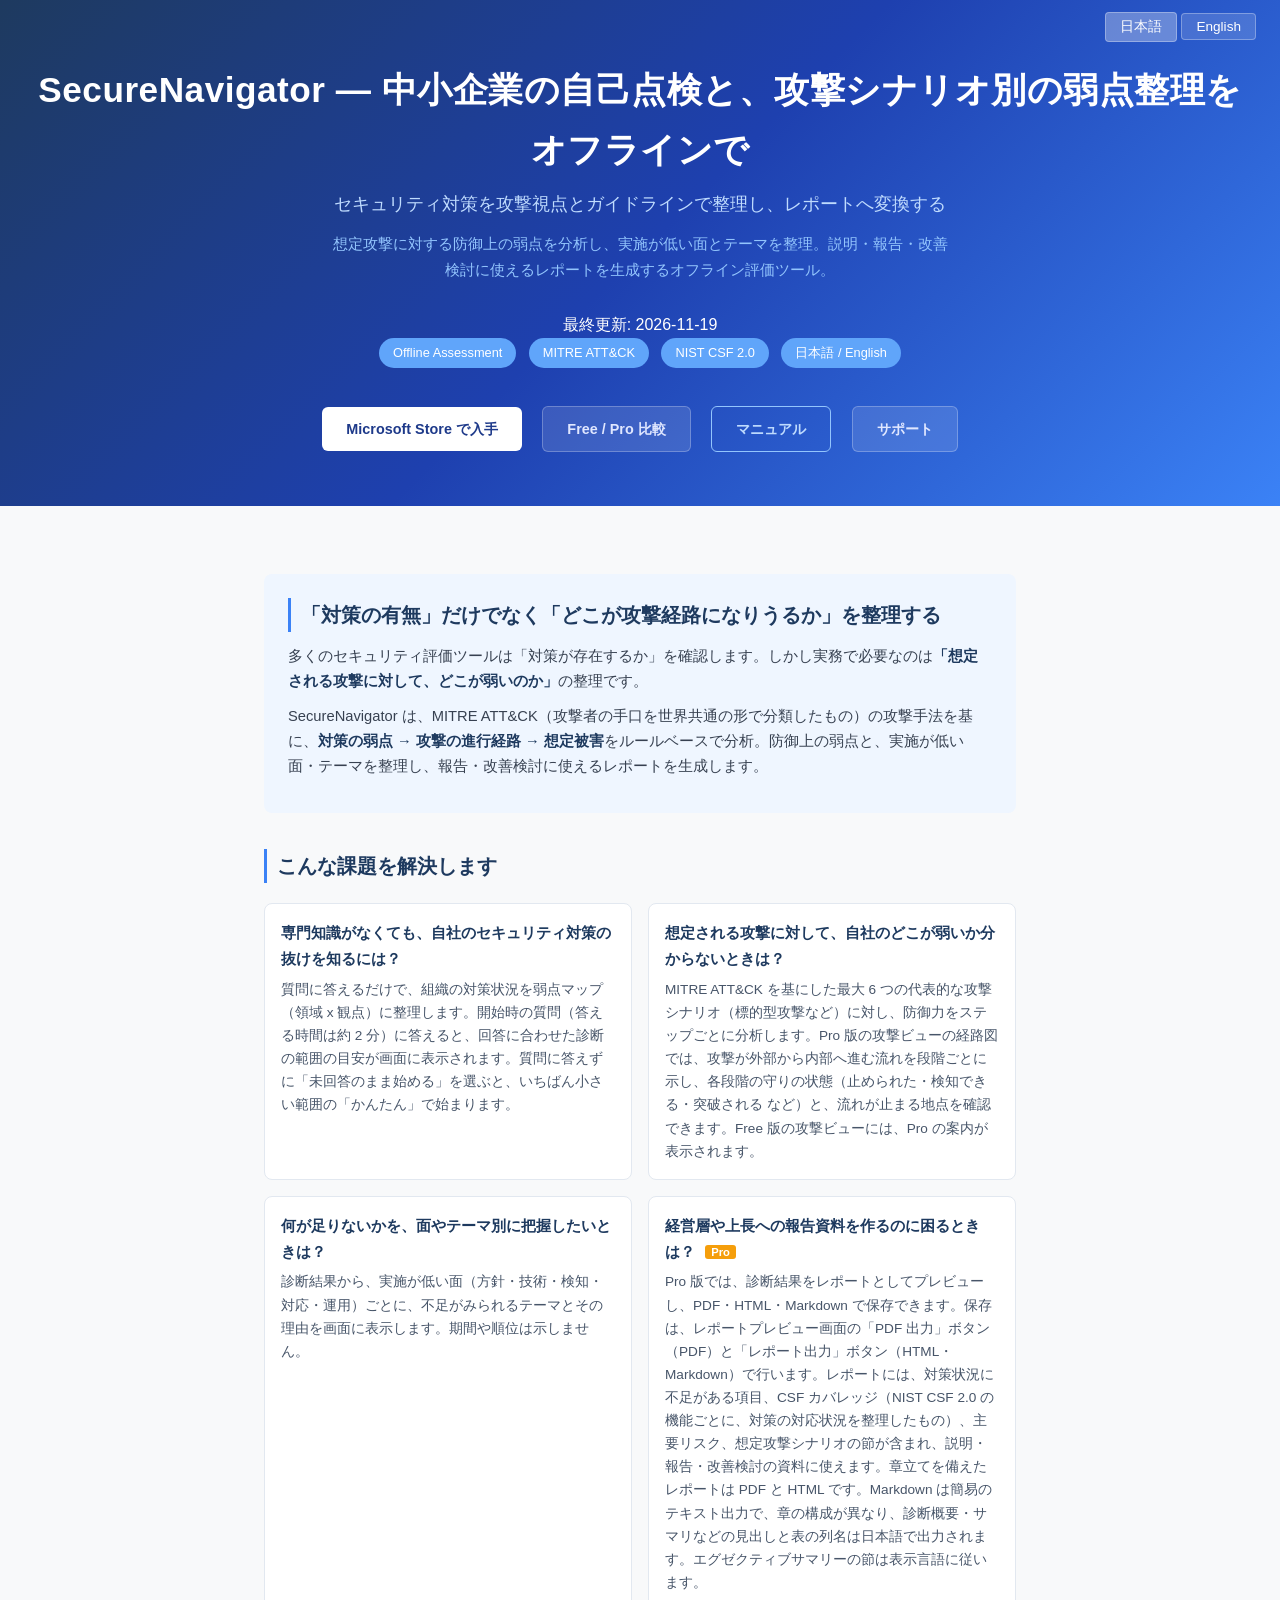
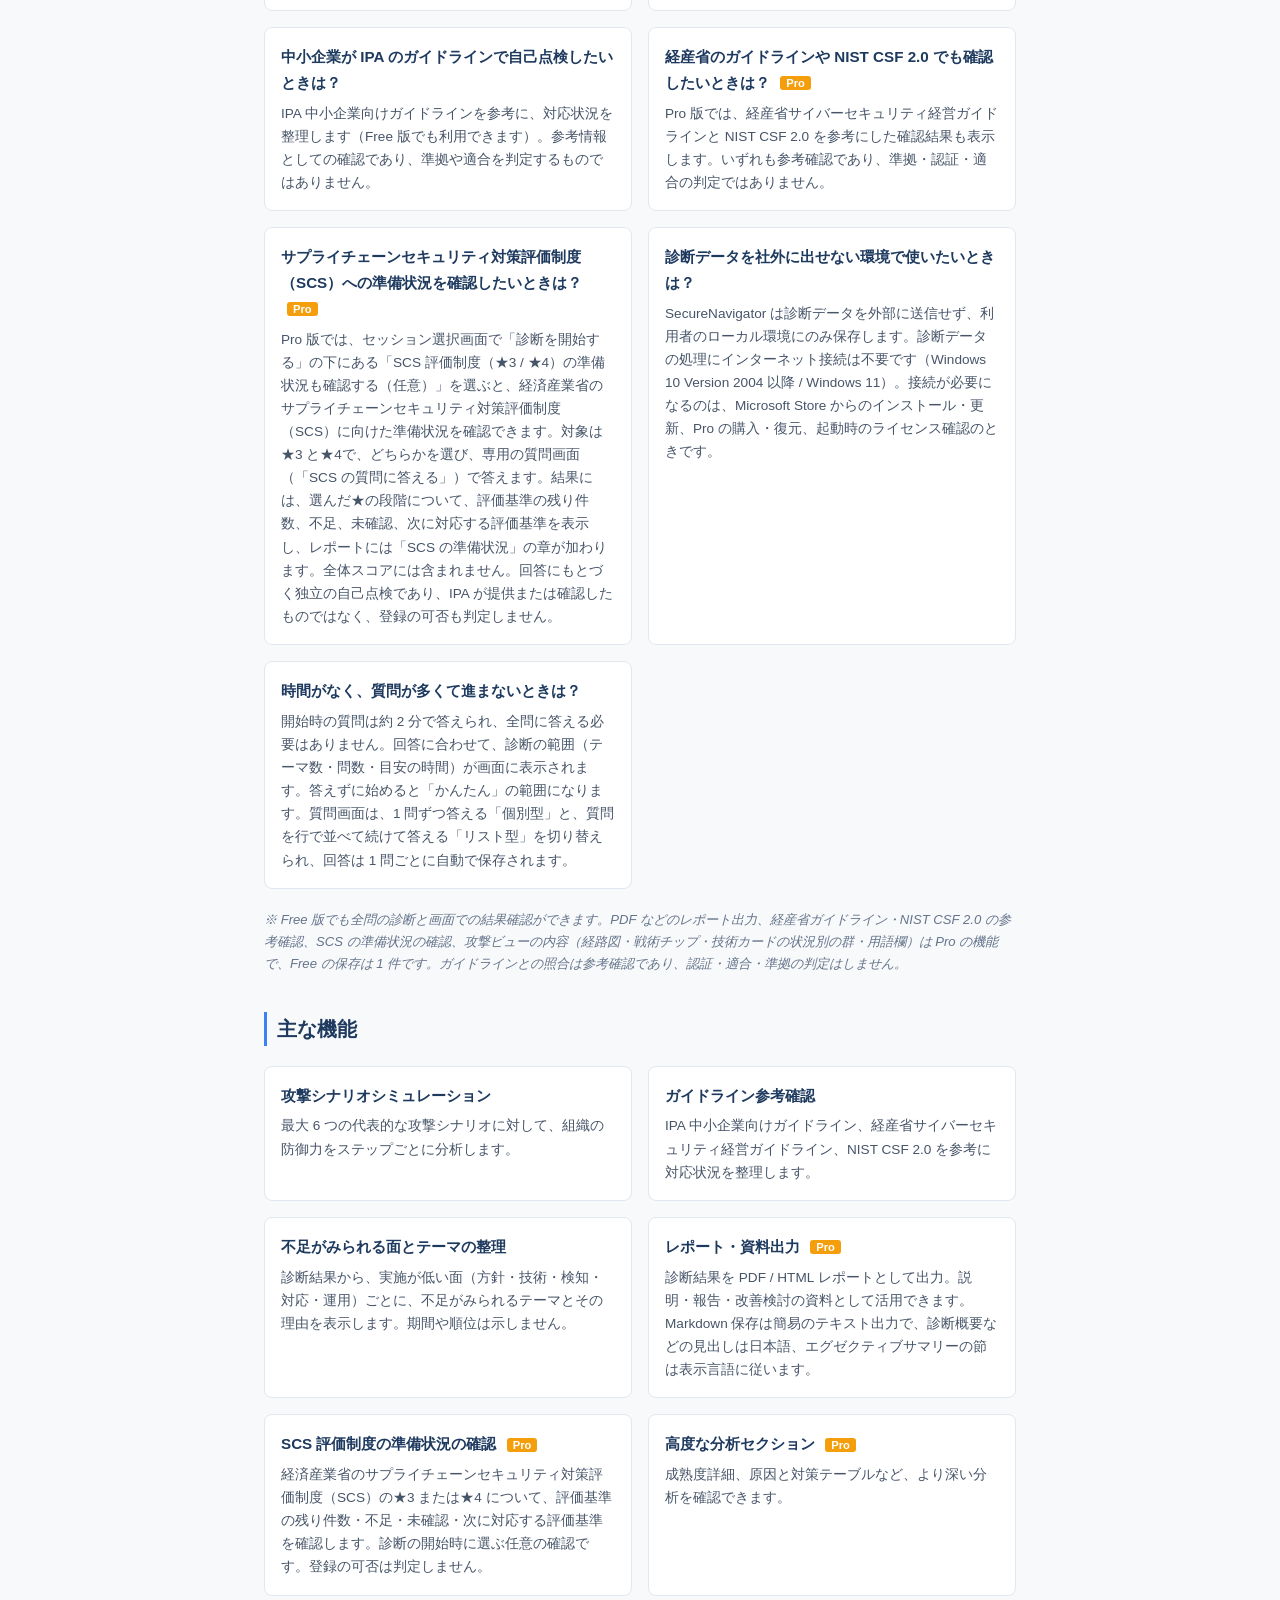
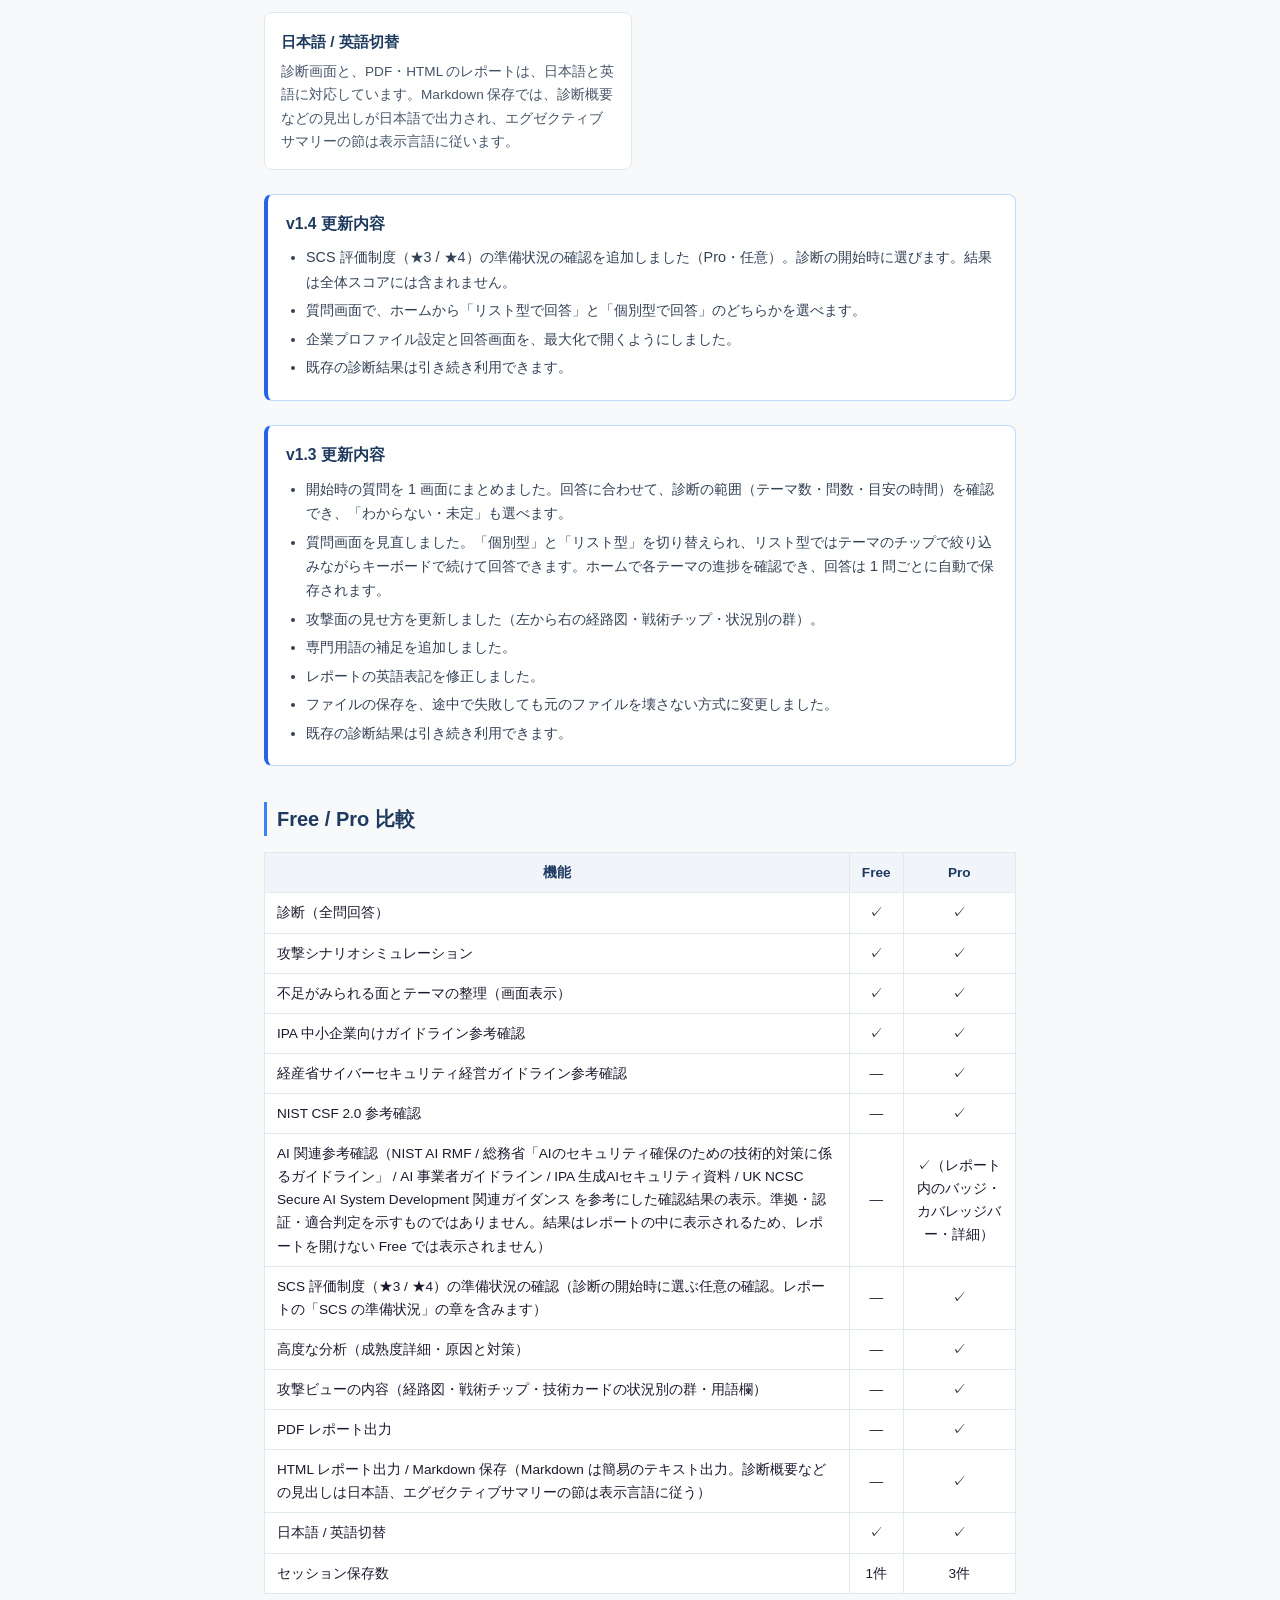
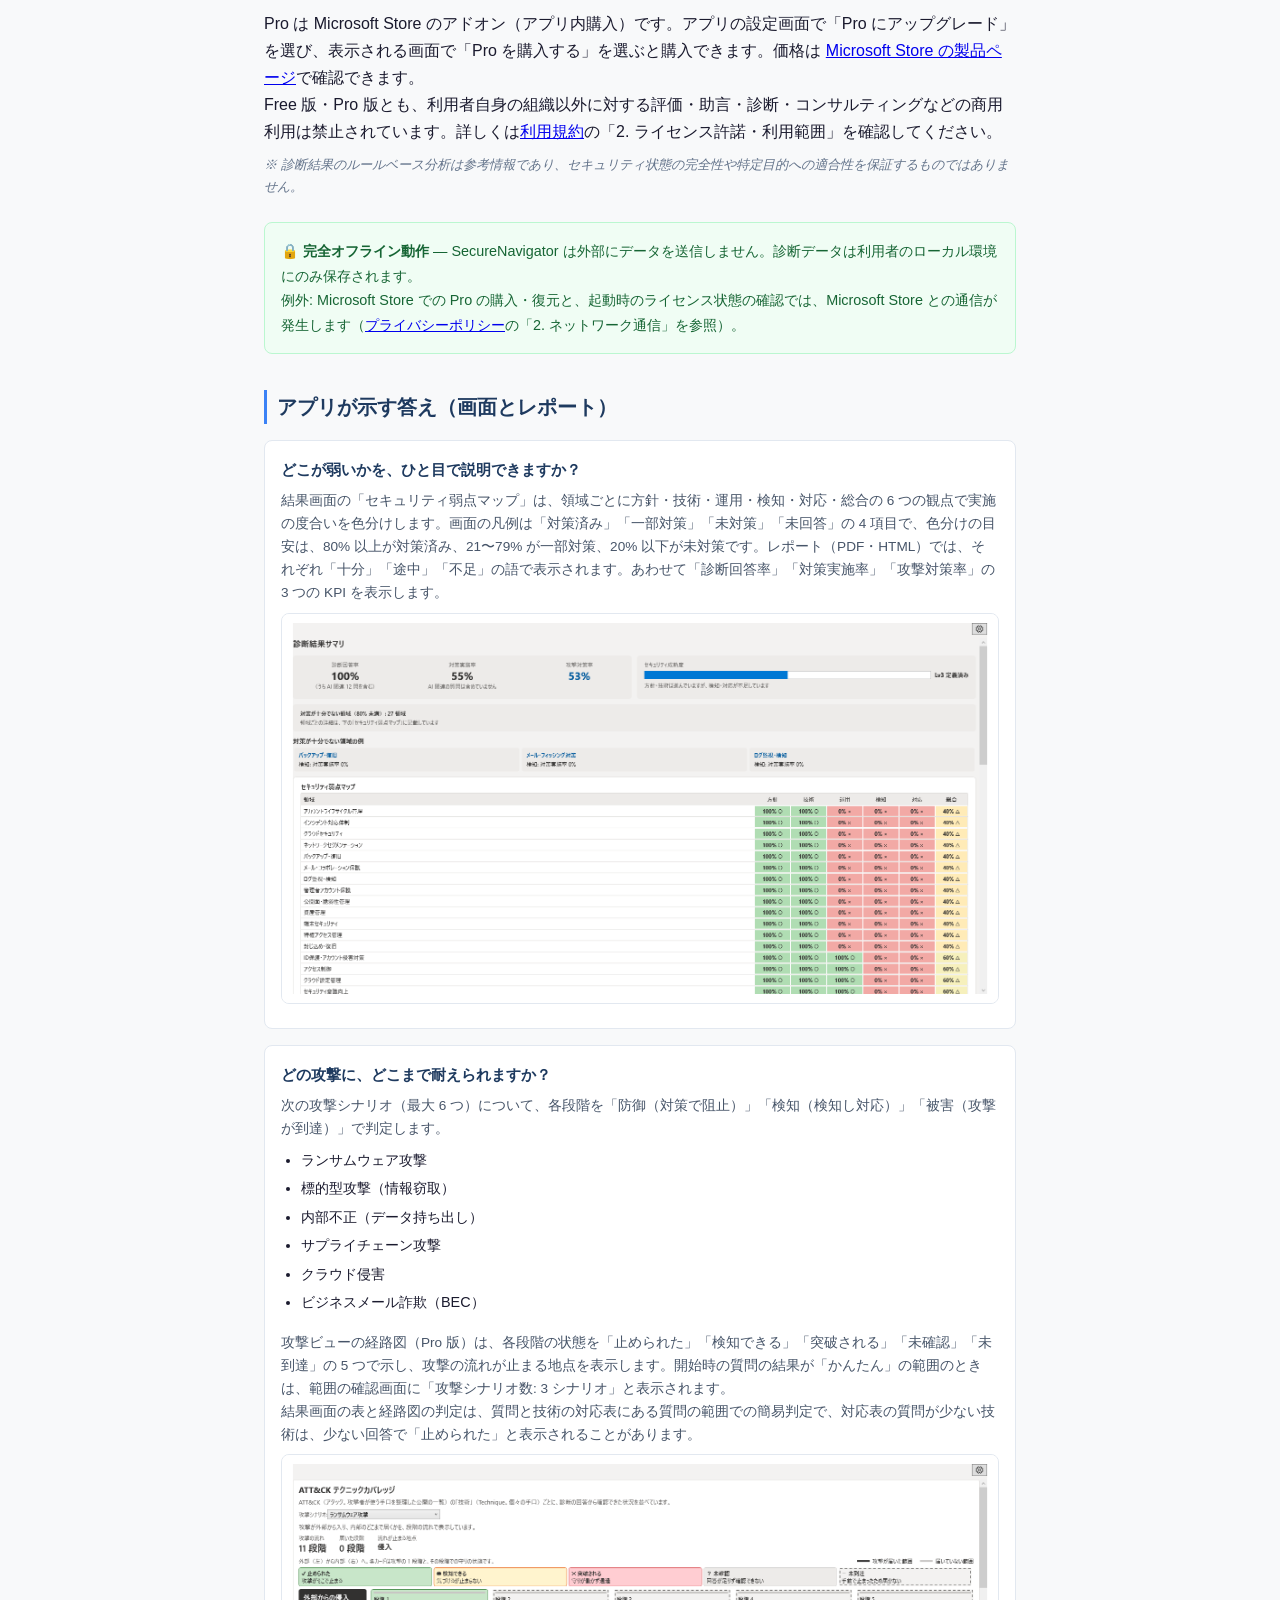
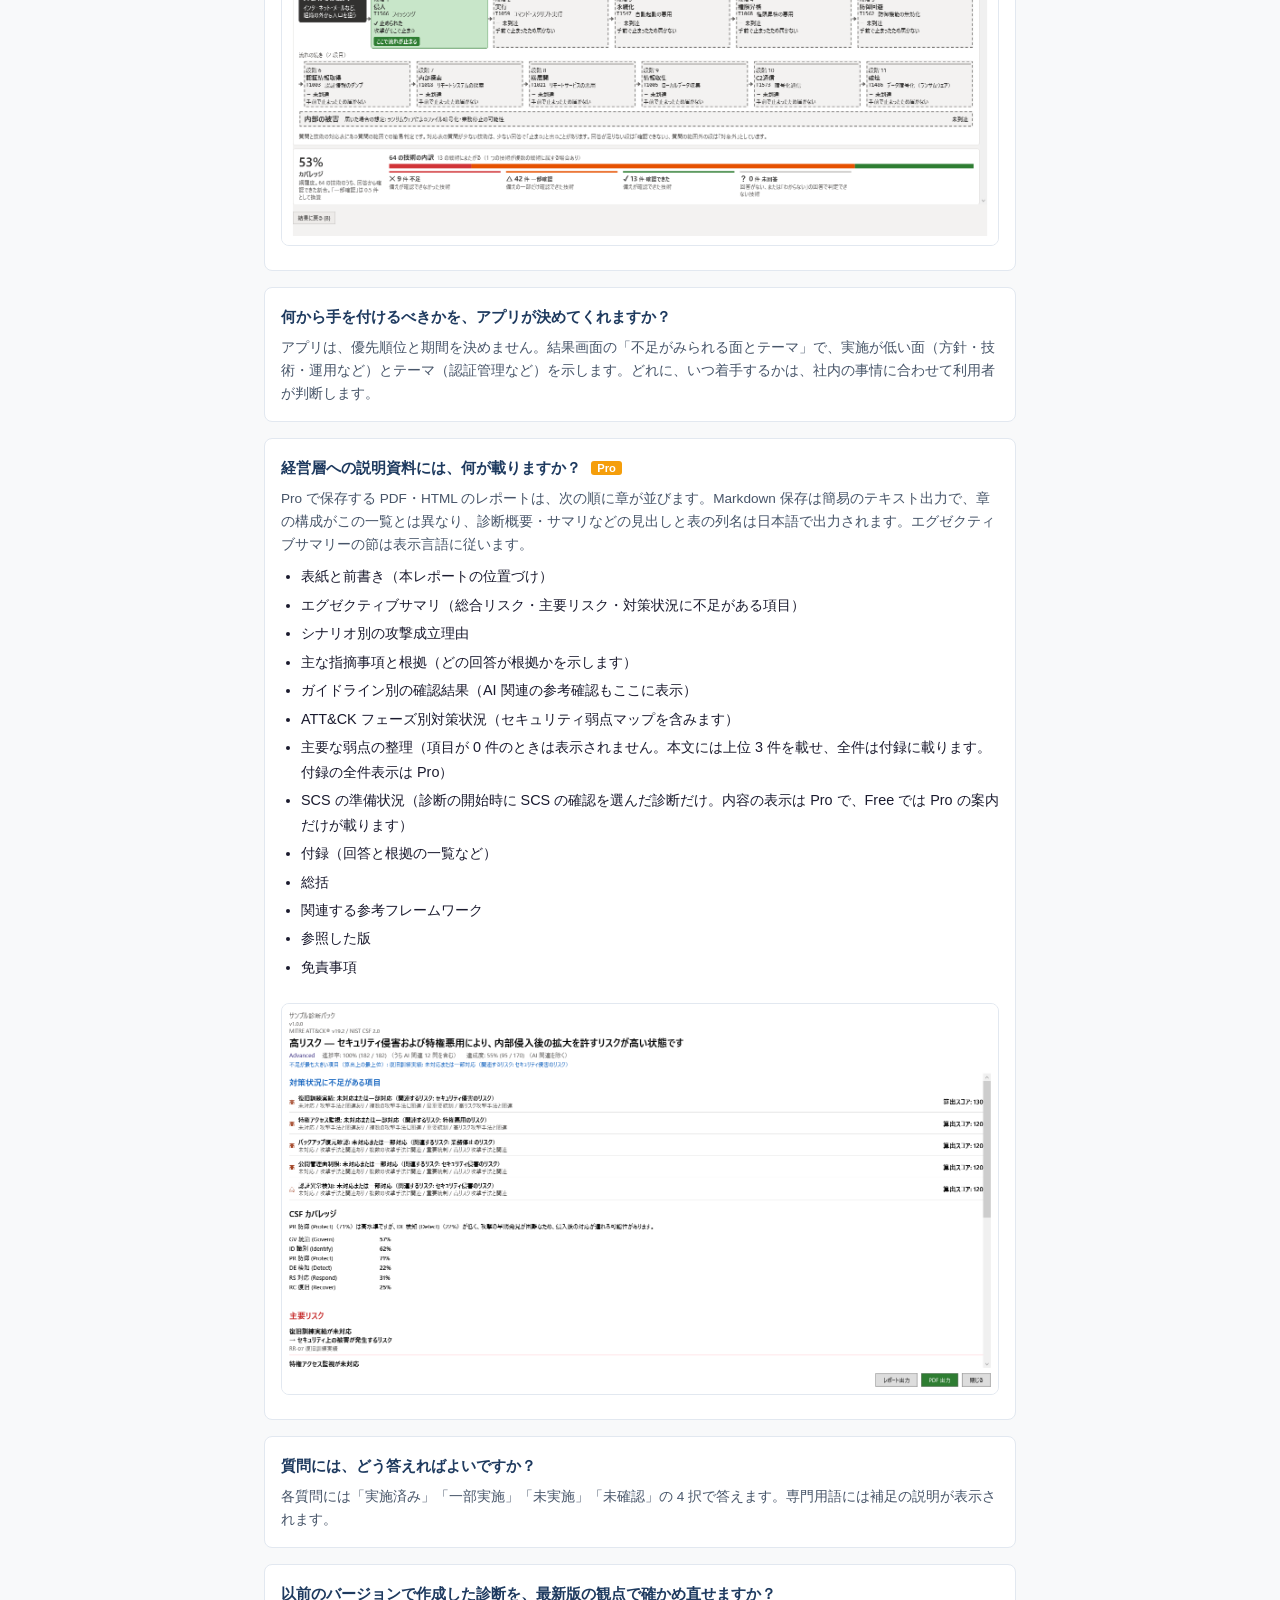
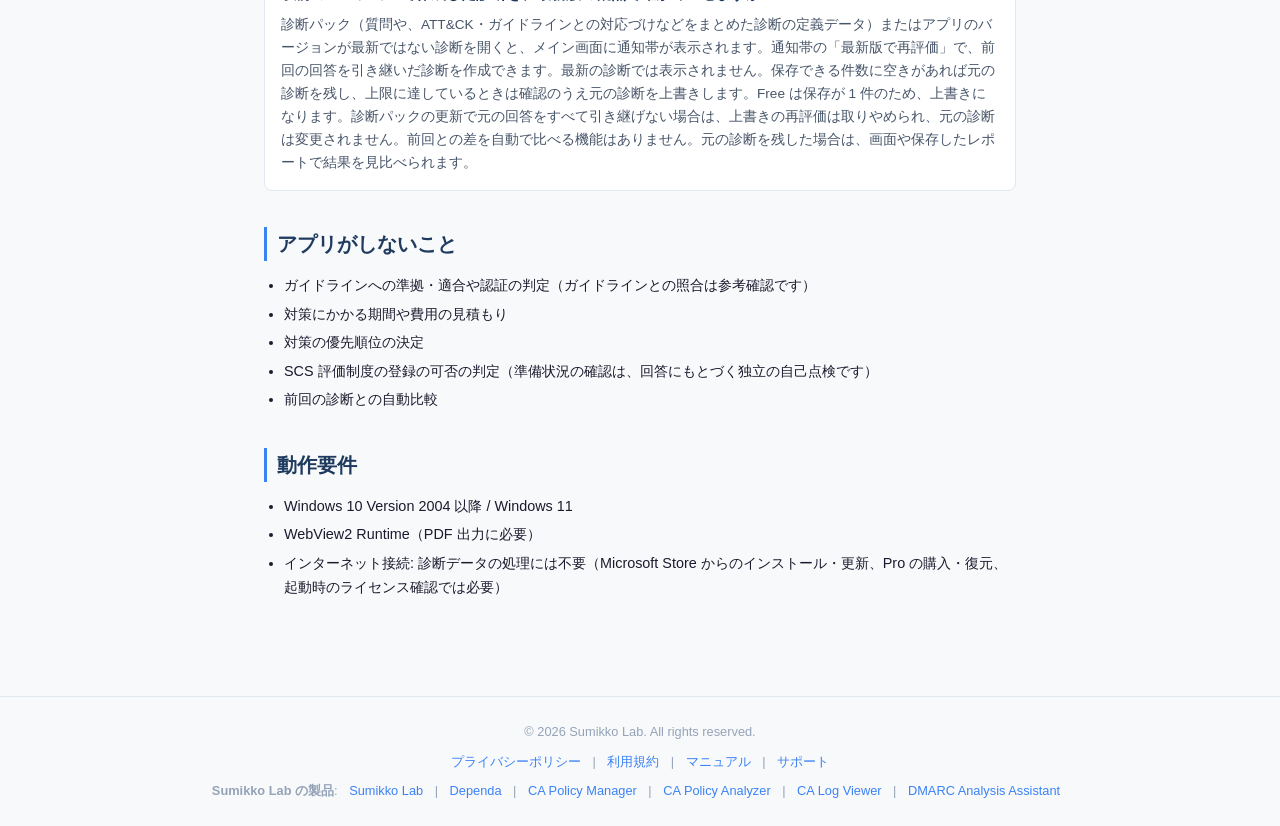
<file: index.html>
<!DOCTYPE html>
<html lang="ja">
<head>
<meta charset="UTF-8">
<meta name="viewport" content="width=device-width, initial-scale=1.0">
<title>中小企業のセキュリティ自己点検と攻撃シナリオ別の弱点整理 | SecureNavigator</title>
<meta name="description" content="中小企業の管理者が、専門知識がなくても自社のセキュリティ対策の抜けを自己点検し、経営層へ説明したいときに使う Windows 向けのオフライン評価ツールです。最大 6 つの攻撃シナリオに対する弱点と、実施が低い面・テーマを整理します。IPA 中小企業向けガイドラインを参考に確認でき、診断データは外部に送信されません（レポートの PDF 出力は Pro）。">
<link rel="canonical" href="https://secure-navigator.sumikkolab.com/">
<meta property="og:title" content="中小企業のセキュリティ自己点検と攻撃シナリオ別の弱点整理 | SecureNavigator">
<meta property="og:description" content="中小企業の管理者が、専門知識がなくても自社のセキュリティ対策の抜けを自己点検し、経営層へ説明したいときに使う Windows 向けのオフライン評価ツールです。最大 6 つの攻撃シナリオに対する弱点と、実施が低い面・テーマを整理します。IPA 中小企業向けガイドラインを参考に確認でき、診断データは外部に送信されません（レポートの PDF 出力は Pro）。">
<meta property="og:url" content="https://secure-navigator.sumikkolab.com/">
<meta property="og:type" content="website">
<meta property="og:locale" content="ja_JP">
<meta property="og:site_name" content="SecureNavigator — Sumikko Lab">
<meta property="og:image" content="https://secure-navigator.sumikkolab.com/assets/secure-navigator-icon.png">
<meta property="og:image:alt" content="SecureNavigator のアイコン">
<meta name="twitter:card" content="summary">
<meta name="twitter:title" content="中小企業のセキュリティ自己点検と攻撃シナリオ別の弱点整理 | SecureNavigator">
<meta name="twitter:description" content="中小企業の管理者が、専門知識がなくても自社のセキュリティ対策の抜けを自己点検し、経営層へ説明したいときに使う Windows 向けのオフライン評価ツールです。最大 6 つの攻撃シナリオに対する弱点と、実施が低い面・テーマを整理します。IPA 中小企業向けガイドラインを参考に確認でき、診断データは外部に送信されません（レポートの PDF 出力は Pro）。">
<style>
  * { margin: 0; padding: 0; box-sizing: border-box; }
  body { font-family: 'Segoe UI', 'Yu Gothic UI', sans-serif; line-height: 1.7; color: #1a1a2e; background: #f8f9fa; }

  /* Hero */
  .hero { background: linear-gradient(135deg, #1e3a5f 0%, #1e40af 50%, #3b82f6 100%); color: #fff; padding: 60px 24px 48px; text-align: center; position: relative; }
  .hero h1 { font-size: 2.2rem; margin-bottom: 8px; letter-spacing: 0.5px; }
  .hero .tagline { font-size: 1.15rem; color: #bfdbfe; margin-bottom: 12px; font-weight: 500; }
  .hero .sub-tagline { font-size: 0.95rem; color: #93c5fd; margin-bottom: 28px; max-width: 620px; margin-left: auto; margin-right: auto; }
  .hero .badge { display: inline-block; background: #60a5fa; color: #fff; padding: 4px 14px; border-radius: 20px; font-size: 0.8rem; margin: 0 4px 8px; }
  .hero-buttons { margin-top: 24px; }
  .hero-buttons a { display: inline-block; margin: 6px 8px; padding: 10px 24px; border-radius: 6px; text-decoration: none; font-size: 0.9rem; font-weight: 600; }
  .hero-buttons .store-btn { background: #fff; color: #1e3a8a; }
  .hero-buttons .manual-btn { background: transparent; color: #bfdbfe; border: 1px solid #93c5fd; }
  .hero-buttons .nav-btn { background: rgba(255,255,255,0.12); color: #e0e7ff; border: 1px solid rgba(255,255,255,0.25); }

  /* Lang toggle */
  .lang-toggle-hero { position: absolute; top: 12px; right: 24px; }
  .lang-toggle-hero button { background: rgba(255,255,255,0.15); border: 1px solid rgba(255,255,255,0.3); color: #fff; padding: 5px 14px; border-radius: 4px; cursor: pointer; font-size: 0.85rem; }
  .lang-toggle-hero button.active { background: rgba(255,255,255,0.3); }

  /* Container */
  .container { max-width: 800px; margin: 0 auto; padding: 40px 24px; }
  h2 { font-size: 1.25rem; margin: 36px 0 12px; color: #1e3a5f; border-left: 3px solid #3b82f6; padding-left: 10px; }

  /* Sections */
  .section-ja, .section-en { display: none; }
  .section-ja.visible, .section-en.visible { display: block; }
  h1 .section-ja.visible, h1 .section-en.visible { display: inline; }

  /* Why section */
  .why-section { background: #eff6ff; border-radius: 8px; padding: 24px; margin: 28px 0; }
  .why-section h2 { margin-top: 0; }
  .why-section p { font-size: 0.92rem; color: #374151; margin-bottom: 10px; }
  .why-section strong { color: #1e3a5f; }

  /* Feature cards */
  .features { display: grid; grid-template-columns: 1fr 1fr; gap: 16px; margin: 20px 0; }
  @media (max-width: 600px) { .features { grid-template-columns: 1fr; } }
  .feature-card { background: #fff; border: 1px solid #e2e8f0; border-radius: 8px; padding: 16px; }
  .feature-card h3 { font-size: 0.95rem; color: #1e3a5f; margin-bottom: 6px; }
  .feature-card p { font-size: 0.85rem; color: #475569; }
  .pro-badge { background: #f59e0b; color: #fff; font-size: 0.7rem; padding: 1px 6px; border-radius: 3px; margin-left: 6px; vertical-align: middle; }

  /* Release note */
  .release-note { background: #fff; border: 1px solid #bfdbfe; border-left: 4px solid #2563eb; border-radius: 8px; padding: 16px 18px; margin: 24px 0; }
  .release-note h3 { font-size: 0.98rem; color: #1e3a5f; margin-bottom: 8px; }
  .release-note ul { margin-bottom: 0; }
  .release-note li { color: #334155; }

  ul { padding-left: 20px; margin: 8px 0 16px; }
  li { font-size: 0.9rem; margin-bottom: 4px; }

  /* Comparison table */
  .compare-table { width: 100%; border-collapse: collapse; margin: 16px 0; font-size: 0.85rem; }
  .compare-table th, .compare-table td { border: 1px solid #e2e8f0; padding: 8px 12px; text-align: center; }
  .compare-table th { background: #f1f5f9; color: #1e3a5f; font-weight: 600; }
  .compare-table td { background: #fff; }
  .compare-table td:first-child { text-align: left; font-weight: 500; }
  .compare-note { font-size: 0.82rem; color: #64748b; margin-top: 8px; font-style: italic; }

  /* Privacy note */
  .privacy-note { background: #f0fdf4; border: 1px solid #bbf7d0; border-radius: 8px; padding: 16px; margin: 24px 0; }
  .privacy-note p { font-size: 0.9rem; color: #166534; }

  /* Footer */
  .footer { text-align: center; padding: 24px; border-top: 1px solid #e2e8f0; font-size: 0.8rem; color: #94a3b8; margin-top: 40px; }
  .footer a { color: #3b82f6; text-decoration: none; margin: 0 8px; }
</style>
<script type="application/ld+json">
{
  "@context": "https://schema.org",
  "@graph": [
    {
      "@type": "Organization",
      "@id": "https://secure-navigator.sumikkolab.com/#organization",
      "name": "Sumikko Lab",
      "url": "https://sumikkolab.com/",
      "email": "support@sumikkolab.com"
    },
    {
      "@type": "WebSite",
      "@id": "https://secure-navigator.sumikkolab.com/#website",
      "url": "https://secure-navigator.sumikkolab.com/",
      "name": "SecureNavigator",
      "inLanguage": ["ja", "en"],
      "publisher": { "@id": "https://secure-navigator.sumikkolab.com/#organization" }
    },
    {
      "@type": "SoftwareApplication",
      "@id": "https://secure-navigator.sumikkolab.com/#software",
      "name": "SecureNavigator",
      "description": "中小企業の管理者が専門知識なしで自社のセキュリティ対策の抜けを自己点検し、最大 6 つの攻撃シナリオに対する弱点を整理する Windows 向けのオフライン評価ツール。経営層への報告に使えるレポートの保存は Pro。診断データは外部に送信しない（例外は Microsoft Store での購入・復元と、起動時のライセンス確認）。準拠・認証の判定、優先順位や期間の決定はしない。",
      "featureList": [
        "専門知識がなくても対策の抜けを知りたい → 4 択の質問に答えて弱点マップ（十分・途中・不足の 3 区分）と 3 つの KPI（診断回答率・対策実施率・攻撃対策率）に整理",
        "想定される攻撃に対する弱点を知りたい → 最大 6 つの攻撃シナリオを防御・検知・被害で判定して結果画面の表に表示（Free でも表示）。経路図で各段階が止められた・検知できる・突破されるのどれかを表示（経路図は Pro）。結果と経路図は質問と技術の対応表の範囲での簡易判定",
        "何が足りないかを面別に把握したい → 不足がみられる面とテーマを表示（優先順位・期間はアプリが決めない）",
        "経営層への報告資料を作りたい → エグゼクティブサマリから始まるレポートのプレビューと PDF / HTML / Markdown 保存（Pro。Markdown は簡易のテキスト出力で、診断概要などの見出しは日本語、エグゼクティブサマリーの節は表示言語に従う）",
        "サプライチェーンセキュリティ対策評価制度（SCS）の準備状況を確認したい → ★3 / ★4 の評価基準の残り件数・不足・未確認・次に対応する評価基準を表示（Pro。登録の可否は判定しない）",
        "中小企業が IPA のガイドラインで自己点検したい → IPA 中小企業向けガイドラインを参考にした確認（Free でも表示）",
        "経産省のガイドラインや NIST CSF 2.0 でも確認したい → 参考確認（Pro）",
        "診断データを社外に出せない環境で使いたい → 診断データを外部に送信しない（例外は Store での購入・復元と起動時のライセンス確認）",
        "時間がなく質問が多くて進まない → 開始時の質問は約 2 分、回答に合わせた範囲の目安を表示、リスト型の表示、1 問ごとの自動保存",
        "以前のバージョンで作成した診断を最新版の観点で確かめ直したい → 通知帯の「最新版で再評価」で、前回の回答を引き継いだ診断を作成（自動の比較機能は無い）"
      ],
      "url": "https://secure-navigator.sumikkolab.com/",
      "dateModified": "2026-11-19",
      "applicationCategory": "SecurityApplication",
      "operatingSystem": "Windows 10, Windows 11",
      "offers": {
        "@type": "Offer",
        "price": "0",
        "priceCurrency": "JPY"
      },
      "author": {
        "@type": "Organization",
        "name": "Sumikko Lab",
        "url": "https://secure-navigator.sumikkolab.com/"
      },
      "publisher": { "@id": "https://secure-navigator.sumikkolab.com/#organization" }
    }
  ]
}
</script>
</head>
<body>

<div class="hero">
  <div class="lang-toggle-hero">
    <button id="btn-ja" class="active" onclick="switchLang('ja')">日本語</button>
    <button id="btn-en" onclick="switchLang('en')">English</button>
  </div>
  <h1>SecureNavigator<span class="section-ja visible"> — 中小企業の自己点検と、攻撃シナリオ別の弱点整理をオフラインで</span><span class="section-en"> — Offline security self-check for small business, with gaps mapped to attack scenarios</span></h1>
  <div class="section-ja visible">
    <p class="tagline">セキュリティ対策を攻撃視点とガイドラインで整理し、レポートへ変換する</p>
    <p class="sub-tagline">想定攻撃に対する防御上の弱点を分析し、実施が低い面とテーマを整理。説明・報告・改善検討に使えるレポートを生成するオフライン評価ツール。</p>
    <p class="updated">最終更新: 2026-11-19</p>
  </div>
  <div class="section-en">
    <p class="tagline">Organize security posture by attack scenarios and guidelines, then convert to reports</p>
    <p class="sub-tagline">Analyze defensive gaps against likely attacks, organize the layers and themes with low implementation, and generate reports for communication and planning. Assessment data is not sent out (except for Microsoft Store purchase, restore, and license checks).</p>
    <p class="updated">Last updated: 2026-11-19</p>
  </div>
  <div>
    <span class="badge">Offline Assessment</span>
    <span class="badge">MITRE ATT&amp;CK</span>
    <span class="badge">NIST CSF 2.0</span>
    <span class="badge">日本語 / English</span>
  </div>
  <div class="hero-buttons">
    <div class="section-ja visible">
      <a href="https://apps.microsoft.com/detail/9N7MGPLZW5V4" class="store-btn">Microsoft Store で入手</a>
      <a href="#compare-ja" class="nav-btn">Free / Pro 比較</a>
      <a href="manual/" class="manual-btn">マニュアル</a>
      <a href="support.html" class="nav-btn">サポート</a>
    </div>
    <div class="section-en">
      <a href="https://apps.microsoft.com/detail/9N7MGPLZW5V4" class="store-btn">Get it from Microsoft Store</a>
      <a href="#compare-en" class="nav-btn">Free vs. Pro</a>
      <a href="manual/?lang=en" class="manual-btn">User Manual</a>
      <a href="support.html?lang=en" class="nav-btn">Support</a>
    </div>
  </div>
</div>

<div class="container">

  <!-- ===== 日本語 ===== -->
  <div class="section-ja visible">

    <div class="why-section">
      <h2>「対策の有無」だけでなく「どこが攻撃経路になりうるか」を整理する</h2>
      <p>多くのセキュリティ評価ツールは「対策が存在するか」を確認します。しかし実務で必要なのは<strong>「想定される攻撃に対して、どこが弱いのか」</strong>の整理です。</p>
      <p>SecureNavigator は、MITRE ATT&amp;CK（攻撃者の手口を世界共通の形で分類したもの）の攻撃手法を基に、<strong>対策の弱点 → 攻撃の進行経路 → 想定被害</strong>をルールベースで分析。防御上の弱点と、実施が低い面・テーマを整理し、報告・改善検討に使えるレポートを生成します。</p>
    </div>

    <h2>こんな課題を解決します</h2>
    <div class="features">
      <div class="feature-card">
        <h3>専門知識がなくても、自社のセキュリティ対策の抜けを知るには？</h3>
        <p>質問に答えるだけで、組織の対策状況を弱点マップ（領域 x 観点）に整理します。開始時の質問（答える時間は約 2 分）に答えると、回答に合わせた診断の範囲の目安が画面に表示されます。質問に答えずに「未回答のまま始める」を選ぶと、いちばん小さい範囲の「かんたん」で始まります。</p>
      </div>
      <div class="feature-card">
        <h3>想定される攻撃に対して、自社のどこが弱いか分からないときは？</h3>
        <p>MITRE ATT&amp;CK を基にした最大 6 つの代表的な攻撃シナリオ（標的型攻撃など）に対し、防御力をステップごとに分析します。Pro 版の攻撃ビューの経路図では、攻撃が外部から内部へ進む流れを段階ごとに示し、各段階の守りの状態（止められた・検知できる・突破される など）と、流れが止まる地点を確認できます。Free 版の攻撃ビューには、Pro の案内が表示されます。</p>
      </div>
      <div class="feature-card">
        <h3>何が足りないかを、面やテーマ別に把握したいときは？</h3>
        <p>診断結果から、実施が低い面（方針・技術・検知・対応・運用）ごとに、不足がみられるテーマとその理由を画面に表示します。期間や順位は示しません。</p>
      </div>
      <div class="feature-card">
        <h3>経営層や上長への報告資料を作るのに困るときは？ <span class="pro-badge">Pro</span></h3>
        <p>Pro 版では、診断結果をレポートとしてプレビューし、PDF・HTML・Markdown で保存できます。保存は、レポートプレビュー画面の「PDF 出力」ボタン（PDF）と「レポート出力」ボタン（HTML・Markdown）で行います。レポートには、対策状況に不足がある項目、CSF カバレッジ（NIST CSF 2.0 の機能ごとに、対策の対応状況を整理したもの）、主要リスク、想定攻撃シナリオの節が含まれ、説明・報告・改善検討の資料に使えます。章立てを備えたレポートは PDF と HTML です。Markdown は簡易のテキスト出力で、章の構成が異なり、診断概要・サマリなどの見出しと表の列名は日本語で出力されます。エグゼクティブサマリーの節は表示言語に従います。</p>
      </div>
      <div class="feature-card">
        <h3>中小企業が IPA のガイドラインで自己点検したいときは？</h3>
        <p>IPA 中小企業向けガイドラインを参考に、対応状況を整理します（Free 版でも利用できます）。参考情報としての確認であり、準拠や適合を判定するものではありません。</p>
      </div>
      <div class="feature-card">
        <h3>経産省のガイドラインや NIST CSF 2.0 でも確認したいときは？ <span class="pro-badge">Pro</span></h3>
        <p>Pro 版では、経産省サイバーセキュリティ経営ガイドラインと NIST CSF 2.0 を参考にした確認結果も表示します。いずれも参考確認であり、準拠・認証・適合の判定ではありません。</p>
      </div>
      <div class="feature-card">
        <h3>サプライチェーンセキュリティ対策評価制度（SCS）への準備状況を確認したいときは？ <span class="pro-badge">Pro</span></h3>
        <p>Pro 版では、セッション選択画面で「診断を開始する」の下にある「SCS 評価制度（★3 / ★4）の準備状況も確認する（任意）」を選ぶと、経済産業省のサプライチェーンセキュリティ対策評価制度（SCS）に向けた準備状況を確認できます。対象は★3 と★4で、どちらかを選び、専用の質問画面（「SCS の質問に答える」）で答えます。結果には、選んだ★の段階について、評価基準の残り件数、不足、未確認、次に対応する評価基準を表示し、レポートには「SCS の準備状況」の章が加わります。全体スコアには含まれません。回答にもとづく独立の自己点検であり、IPA が提供または確認したものではなく、登録の可否も判定しません。</p>
      </div>
      <div class="feature-card">
        <h3>診断データを社外に出せない環境で使いたいときは？</h3>
        <p>SecureNavigator は診断データを外部に送信せず、利用者のローカル環境にのみ保存します。診断データの処理にインターネット接続は不要です（Windows 10 Version 2004 以降 / Windows 11）。接続が必要になるのは、Microsoft Store からのインストール・更新、Pro の購入・復元、起動時のライセンス確認のときです。</p>
      </div>
      <div class="feature-card">
        <h3>時間がなく、質問が多くて進まないときは？</h3>
        <p>開始時の質問は約 2 分で答えられ、全問に答える必要はありません。回答に合わせて、診断の範囲（テーマ数・問数・目安の時間）が画面に表示されます。答えずに始めると「かんたん」の範囲になります。質問画面は、1 問ずつ答える「個別型」と、質問を行で並べて続けて答える「リスト型」を切り替えられ、回答は 1 問ごとに自動で保存されます。</p>
      </div>
    </div>
    <p class="compare-note">※ Free 版でも全問の診断と画面での結果確認ができます。PDF などのレポート出力、経産省ガイドライン・NIST CSF 2.0 の参考確認、SCS の準備状況の確認、攻撃ビューの内容（経路図・戦術チップ・技術カードの状況別の群・用語欄）は Pro の機能で、Free の保存は 1 件です。ガイドラインとの照合は参考確認であり、認証・適合・準拠の判定はしません。</p>

    <h2>主な機能</h2>
    <div class="features">
      <div class="feature-card">
        <h3>攻撃シナリオシミュレーション</h3>
        <p>最大 6 つの代表的な攻撃シナリオに対して、組織の防御力をステップごとに分析します。</p>
      </div>
      <div class="feature-card">
        <h3>ガイドライン参考確認</h3>
        <p>IPA 中小企業向けガイドライン、経産省サイバーセキュリティ経営ガイドライン、NIST CSF 2.0 を参考に対応状況を整理します。</p>
      </div>
      <div class="feature-card">
        <h3>不足がみられる面とテーマの整理</h3>
        <p>診断結果から、実施が低い面（方針・技術・検知・対応・運用）ごとに、不足がみられるテーマとその理由を表示します。期間や順位は示しません。</p>
      </div>
      <div class="feature-card">
        <h3>レポート・資料出力 <span class="pro-badge">Pro</span></h3>
        <p>診断結果を PDF / HTML レポートとして出力。説明・報告・改善検討の資料として活用できます。Markdown 保存は簡易のテキスト出力で、診断概要などの見出しは日本語、エグゼクティブサマリーの節は表示言語に従います。</p>
      </div>
      <div class="feature-card">
        <h3>SCS 評価制度の準備状況の確認 <span class="pro-badge">Pro</span></h3>
        <p>経済産業省のサプライチェーンセキュリティ対策評価制度（SCS）の★3 または★4 について、評価基準の残り件数・不足・未確認・次に対応する評価基準を確認します。診断の開始時に選ぶ任意の確認です。登録の可否は判定しません。</p>
      </div>
      <div class="feature-card">
        <h3>高度な分析セクション <span class="pro-badge">Pro</span></h3>
        <p>成熟度詳細、原因と対策テーブルなど、より深い分析を確認できます。</p>
      </div>
      <div class="feature-card">
        <h3>日本語 / 英語切替</h3>
        <p>診断画面と、PDF・HTML のレポートは、日本語と英語に対応しています。Markdown 保存では、診断概要などの見出しが日本語で出力され、エグゼクティブサマリーの節は表示言語に従います。</p>
      </div>
    </div>

    <div class="release-note">
      <h3>v1.4 更新内容</h3>
      <ul>
        <li>SCS 評価制度（★3 / ★4）の準備状況の確認を追加しました（Pro・任意）。診断の開始時に選びます。結果は全体スコアには含まれません。</li>
        <li>質問画面で、ホームから「リスト型で回答」と「個別型で回答」のどちらかを選べます。</li>
        <li>企業プロファイル設定と回答画面を、最大化で開くようにしました。</li>
        <li>既存の診断結果は引き続き利用できます。</li>
      </ul>
    </div>

    <div class="release-note">
      <h3>v1.3 更新内容</h3>
      <ul>
        <li>開始時の質問を 1 画面にまとめました。回答に合わせて、診断の範囲（テーマ数・問数・目安の時間）を確認でき、「わからない・未定」も選べます。</li>
        <li>質問画面を見直しました。「個別型」と「リスト型」を切り替えられ、リスト型ではテーマのチップで絞り込みながらキーボードで続けて回答できます。ホームで各テーマの進捗を確認でき、回答は 1 問ごとに自動で保存されます。</li>
        <li>攻撃面の見せ方を更新しました（左から右の経路図・戦術チップ・状況別の群）。</li>
        <li>専門用語の補足を追加しました。</li>
        <li>レポートの英語表記を修正しました。</li>
        <li>ファイルの保存を、途中で失敗しても元のファイルを壊さない方式に変更しました。</li>
        <li>既存の診断結果は引き続き利用できます。</li>
      </ul>
    </div>

    <h2 id="compare-ja">Free / Pro 比較</h2>
    <table class="compare-table">
      <thead>
        <tr><th>機能</th><th>Free</th><th>Pro</th></tr>
      </thead>
      <tbody>
        <tr><td>診断（全問回答）</td><td>✓</td><td>✓</td></tr>
        <tr><td>攻撃シナリオシミュレーション</td><td>✓</td><td>✓</td></tr>
        <tr><td>不足がみられる面とテーマの整理（画面表示）</td><td>✓</td><td>✓</td></tr>
        <tr><td>IPA 中小企業向けガイドライン参考確認</td><td>✓</td><td>✓</td></tr>
        <tr><td>経産省サイバーセキュリティ経営ガイドライン参考確認</td><td>—</td><td>✓</td></tr>
        <tr><td>NIST CSF 2.0 参考確認</td><td>—</td><td>✓</td></tr>
        <tr><td>AI 関連参考確認（NIST AI RMF / 総務省「AIのセキュリティ確保のための技術的対策に係るガイドライン」 / AI 事業者ガイドライン / IPA 生成AIセキュリティ資料 / UK NCSC Secure AI System Development 関連ガイダンス を参考にした確認結果の表示。準拠・認証・適合判定を示すものではありません。結果はレポートの中に表示されるため、レポートを開けない Free では表示されません）</td><td>—</td><td>✓（レポート内のバッジ・カバレッジバー・詳細）</td></tr>
        <tr><td>SCS 評価制度（★3 / ★4）の準備状況の確認（診断の開始時に選ぶ任意の確認。レポートの「SCS の準備状況」の章を含みます）</td><td>—</td><td>✓</td></tr>
        <tr><td>高度な分析（成熟度詳細・原因と対策）</td><td>—</td><td>✓</td></tr>
        <tr><td>攻撃ビューの内容（経路図・戦術チップ・技術カードの状況別の群・用語欄）</td><td>—</td><td>✓</td></tr>
        <tr><td>PDF レポート出力</td><td>—</td><td>✓</td></tr>
        <tr><td>HTML レポート出力 / Markdown 保存（Markdown は簡易のテキスト出力。診断概要などの見出しは日本語、エグゼクティブサマリーの節は表示言語に従う）</td><td>—</td><td>✓</td></tr>
        <tr><td>日本語 / 英語切替</td><td>✓</td><td>✓</td></tr>
        <tr><td>セッション保存数</td><td>1件</td><td>3件</td></tr>
      </tbody>
    </table>
    <p>Pro は Microsoft Store のアドオン（アプリ内購入）です。アプリの設定画面で「Pro にアップグレード」を選び、表示される画面で「Pro を購入する」を選ぶと購入できます。価格は <a href="https://apps.microsoft.com/detail/9N7MGPLZW5V4">Microsoft Store の製品ページ</a>で確認できます。</p>
    <p>Free 版・Pro 版とも、利用者自身の組織以外に対する評価・助言・診断・コンサルティングなどの商用利用は禁止されています。詳しくは<a href="terms-of-use.html">利用規約</a>の「2. ライセンス許諾・利用範囲」を確認してください。</p>
    <p class="compare-note">※ 診断結果のルールベース分析は参考情報であり、セキュリティ状態の完全性や特定目的への適合性を保証するものではありません。</p>

    <div class="privacy-note">
      <p>🔒 <strong>完全オフライン動作</strong> — SecureNavigator は外部にデータを送信しません。診断データは利用者のローカル環境にのみ保存されます。</p>
      <p>例外: Microsoft Store での Pro の購入・復元と、起動時のライセンス状態の確認では、Microsoft Store との通信が発生します（<a href="privacy-policy.html">プライバシーポリシー</a>の「2. ネットワーク通信」を参照）。</p>
    </div>

    <h2>アプリが示す答え（画面とレポート）</h2>

    <div class="feature-card" style="margin:16px 0;">
      <h3>どこが弱いかを、ひと目で説明できますか？</h3>
      <p>結果画面の「セキュリティ弱点マップ」は、領域ごとに方針・技術・運用・検知・対応・総合の 6 つの観点で実施の度合いを色分けします。画面の凡例は「対策済み」「一部対策」「未対策」「未回答」の 4 項目で、色分けの目安は、80% 以上が対策済み、21〜79% が一部対策、20% 以下が未対策です。レポート（PDF・HTML）では、それぞれ「十分」「途中」「不足」の語で表示されます。あわせて「診断回答率」「対策実施率」「攻撃対策率」の 3 つの KPI を表示します。</p>
      <img src="manual/images/ja/result-summary.png" alt="診断結果サマリ。KPI、対策が十分でない領域の例、弱点マップが表示されている" style="max-width:100%; border-radius:8px; border:1px solid #e2e8f0; margin-top:8px;">
    </div>

    <div class="feature-card" style="margin:16px 0;">
      <h3>どの攻撃に、どこまで耐えられますか？</h3>
      <p>次の攻撃シナリオ（最大 6 つ）について、各段階を「防御（対策で阻止）」「検知（検知し対応）」「被害（攻撃が到達）」で判定します。</p>
      <ul>
        <li>ランサムウェア攻撃</li>
        <li>標的型攻撃（情報窃取）</li>
        <li>内部不正（データ持ち出し）</li>
        <li>サプライチェーン攻撃</li>
        <li>クラウド侵害</li>
        <li>ビジネスメール詐欺（BEC）</li>
      </ul>
      <p>攻撃ビューの経路図（Pro 版）は、各段階の状態を「止められた」「検知できる」「突破される」「未確認」「未到達」の 5 つで示し、攻撃の流れが止まる地点を表示します。開始時の質問の結果が「かんたん」の範囲のときは、範囲の確認画面に「攻撃シナリオ数: 3 シナリオ」と表示されます。</p>
      <p>結果画面の表と経路図の判定は、質問と技術の対応表にある質問の範囲での簡易判定で、対応表の質問が少ない技術は、少ない回答で「止められた」と表示されることがあります。</p>
      <img src="manual/images/ja/attack-path.png" alt="攻撃ビューの経路図。ランサムウェア攻撃の各段階の状態と、攻撃の流れが止まる地点が表示されている" style="max-width:100%; border-radius:8px; border:1px solid #e2e8f0; margin-top:8px;">
    </div>

    <div class="feature-card" style="margin:16px 0;">
      <h3>何から手を付けるべきかを、アプリが決めてくれますか？</h3>
      <p>アプリは、優先順位と期間を決めません。結果画面の「不足がみられる面とテーマ」で、実施が低い面（方針・技術・運用など）とテーマ（認証管理など）を示します。どれに、いつ着手するかは、社内の事情に合わせて利用者が判断します。</p>
    </div>

    <div class="feature-card" style="margin:16px 0;">
      <h3>経営層への説明資料には、何が載りますか？ <span class="pro-badge">Pro</span></h3>
      <p>Pro で保存する PDF・HTML のレポートは、次の順に章が並びます。Markdown 保存は簡易のテキスト出力で、章の構成がこの一覧とは異なり、診断概要・サマリなどの見出しと表の列名は日本語で出力されます。エグゼクティブサマリーの節は表示言語に従います。</p>
      <ul>
        <li>表紙と前書き（本レポートの位置づけ）</li>
        <li>エグゼクティブサマリ（総合リスク・主要リスク・対策状況に不足がある項目）</li>
        <li>シナリオ別の攻撃成立理由</li>
        <li>主な指摘事項と根拠（どの回答が根拠かを示します）</li>
        <li>ガイドライン別の確認結果（AI 関連の参考確認もここに表示）</li>
        <li>ATT&amp;CK フェーズ別対策状況（セキュリティ弱点マップを含みます）</li>
        <li>主要な弱点の整理（項目が 0 件のときは表示されません。本文には上位 3 件を載せ、全件は付録に載ります。付録の全件表示は Pro）</li>
        <li>SCS の準備状況（診断の開始時に SCS の確認を選んだ診断だけ。内容の表示は Pro で、Free では Pro の案内だけが載ります）</li>
        <li>付録（回答と根拠の一覧など）</li>
        <li>総括</li>
        <li>関連する参考フレームワーク</li>
        <li>参照した版</li>
        <li>免責事項</li>
      </ul>
      <img src="manual/images/ja/report-preview.png" alt="レポートのプレビュー画面。対策状況に不足がある項目、CSF カバレッジ、主要リスクが表示されている" style="max-width:100%; border-radius:8px; border:1px solid #e2e8f0; margin-top:8px;">
    </div>

    <div class="feature-card" style="margin:16px 0;">
      <h3>質問には、どう答えればよいですか？</h3>
      <p>各質問には「実施済み」「一部実施」「未実施」「未確認」の 4 択で答えます。専門用語には補足の説明が表示されます。</p>
    </div>

    <div class="feature-card" style="margin:16px 0;">
      <h3>以前のバージョンで作成した診断を、最新版の観点で確かめ直せますか？</h3>
      <p>診断パック（質問や、ATT&amp;CK・ガイドラインとの対応づけなどをまとめた診断の定義データ）またはアプリのバージョンが最新ではない診断を開くと、メイン画面に通知帯が表示されます。通知帯の「最新版で再評価」で、前回の回答を引き継いだ診断を作成できます。最新の診断では表示されません。保存できる件数に空きがあれば元の診断を残し、上限に達しているときは確認のうえ元の診断を上書きします。Free は保存が 1 件のため、上書きになります。診断パックの更新で元の回答をすべて引き継げない場合は、上書きの再評価は取りやめられ、元の診断は変更されません。前回との差を自動で比べる機能はありません。元の診断を残した場合は、画面や保存したレポートで結果を見比べられます。</p>
    </div>

    <h2>アプリがしないこと</h2>
    <ul>
      <li>ガイドラインへの準拠・適合や認証の判定（ガイドラインとの照合は参考確認です）</li>
      <li>対策にかかる期間や費用の見積もり</li>
      <li>対策の優先順位の決定</li>
      <li>SCS 評価制度の登録の可否の判定（準備状況の確認は、回答にもとづく独立の自己点検です）</li>
      <li>前回の診断との自動比較</li>
    </ul>

    <h2>動作要件</h2>
    <ul>
      <li>Windows 10 Version 2004 以降 / Windows 11</li>
      <li>WebView2 Runtime（PDF 出力に必要）</li>
      <li>インターネット接続: 診断データの処理には不要（Microsoft Store からのインストール・更新、Pro の購入・復元、起動時のライセンス確認では必要）</li>
    </ul>

  </div>

  <!-- ===== English ===== -->
  <div class="section-en">

    <div class="why-section">
      <h2>Not "Do you have controls?" but "Where are the gaps?"</h2>
      <p>Most security assessment tools verify whether controls exist. But what practitioners need is: <strong>"Against likely attacks, where are we weak?"</strong></p>
      <p>SecureNavigator uses MITRE ATT&amp;CK techniques (a globally shared classification of attacker techniques) to analyze <strong>control gaps → potential attack paths → estimated impact</strong> through rule-based assessment. It organizes defensive weaknesses and the layers and themes with low implementation into reports you can use for communication and planning.</p>
    </div>

    <h2>Problems this solves</h2>
    <div class="features">
      <div class="feature-card">
        <h3>How can I find the gaps in our security controls without specialist knowledge?</h3>
        <p>Just answer the questions, and SecureNavigator organizes your security status into a weakness map (area x perspective). The opening questions take about 2 minutes, and the screen then shows the estimated scope of the assessment based on your answers. If you select "Start without answers", the assessment starts with Quick, the smallest scope.</p>
      </div>
      <div class="feature-card">
        <h3>How do I see where we are weak against likely attack scenarios?</h3>
        <p>It analyzes your defenses step by step against up to 6 representative attack scenarios (such as targeted attacks) based on MITRE ATT&amp;CK. In Pro, the attack view's path diagram shows how an attack moves from outside to inside, the defense status at each stage (stopped, detectable, breached, and so on), and the point where the flow stops. In Free, the attack view shows a note about Pro.</p>
      </div>
      <div class="feature-card">
        <h3>How do I find out what we are missing, area by area?</h3>
        <p>For each layer with low implementation (policy, technology, detection, response, operations), the results screen shows the themes with gaps and the reasons. No time frames or rankings are shown.</p>
      </div>
      <div class="feature-card">
        <h3>How do I create a security report for management? <span class="pro-badge">Pro</span></h3>
        <p>In Pro, you can preview the assessment as a report and save it as PDF, HTML, or Markdown. On the Report Preview screen, use the "Export PDF" button for PDF and the "Export Report" button for HTML or Markdown. The report includes sections for items with gaps in control status, CSF coverage (the control status for each NIST CSF 2.0 function), key risks, and attack scenarios, so you can use it for communication and planning. The chaptered report is the PDF and HTML output. Markdown is a simple text output with a different structure. Its headings (such as the assessment overview and summary) and table column names are output in Japanese. The Executive Summary section follows the display language.</p>
      </div>
      <div class="feature-card">
        <h3>How can a small business self-check against the IPA guideline?</h3>
        <p>SecureNavigator organizes your status using the IPA guidelines for small and medium-sized enterprises (Japan) as reference material, and this is available in Free. It is a reference check, not a determination of compliance or conformity.</p>
      </div>
      <div class="feature-card">
        <h3>Can I also review our posture against the METI guidelines or NIST CSF 2.0? <span class="pro-badge">Pro</span></h3>
        <p>In Pro, the results also show reference checks based on the METI Cybersecurity Guidelines (Japan) and NIST CSF 2.0. These are reference checks, not a determination of compliance, conformity, or certification.</p>
      </div>
      <div class="feature-card">
        <h3>How do I check our readiness for the Supply Chain Security rating scheme (SCS)? <span class="pro-badge">Pro</span></h3>
        <p>In Pro, select "Also check readiness for the SCS rating scheme (★3 / ★4) (optional)", below "Start Assessment" on the session selection screen, to check your readiness for the supply chain security rating scheme (SCS) of Japan's Ministry of Economy, Trade and Industry. It covers ★3 and ★4: choose one, then answer on a dedicated question screen ("Answer SCS questions"). For the star level you chose, the results show the number of remaining criteria, gaps, unconfirmed criteria, and the criteria to work on next, and the report gains an "SCS readiness" chapter. It is not included in the overall score. It is an independent self-check based on your answers. IPA did not provide or review it, and it does not decide whether you can be registered.</p>
      </div>
      <div class="feature-card">
        <h3>What if our assessment data cannot leave our environment?</h3>
        <p>SecureNavigator never sends your assessment data out and stores it only on your local device. Assessments run without an internet connection (Windows 10 Version 2004 or later / Windows 11). A connection is needed only for installing or updating through the Microsoft Store, purchasing or restoring Pro, and the license check at startup.</p>
      </div>
      <div class="feature-card">
        <h3>What if there are too many questions and not enough time?</h3>
        <p>The opening questions take about 2 minutes, and you do not have to answer all of them. As you answer, the screen shows the scope of the assessment (themes, questions, estimated time). If you start without answering, the assessment uses the Quick scope. The question screen lets you switch between Single-question mode, one question at a time, and List mode, with questions in rows for continuous answering. Each answer is saved automatically.</p>
      </div>
    </div>
    <p class="compare-note">* The Free edition lets you complete the full assessment and view results on screen. PDF and other report export, METI guidelines / NIST CSF 2.0 reference checks, the SCS readiness check, and the Attack View contents (attack flow, tactic chips, status groups of technique cards, terms) are Pro features, and Free saves 1 session. Guideline checks are reference checks; SecureNavigator does not determine certification, conformity, or compliance.</p>

    <h2>Key Features</h2>
    <div class="features">
      <div class="feature-card">
        <h3>Attack Scenario Simulation</h3>
        <p>Analyze your defenses against up to 6 representative attack scenarios, step by step.</p>
      </div>
      <div class="feature-card">
        <h3>Framework Reference Checks</h3>
        <p>Organize status using IPA SME Guidelines (Japan), METI Cybersecurity Guidelines (Japan), and NIST CSF 2.0 as reference material.</p>
      </div>
      <div class="feature-card">
        <h3>Layers and Themes with Gaps</h3>
        <p>View the themes with gaps and the reasons for each layer with low implementation (policy, technology, detection, response, operations). No time frames or rankings are shown.</p>
      </div>
      <div class="feature-card">
        <h3>Report &amp; Document Export <span class="pro-badge">Pro</span></h3>
        <p>Export assessment results as PDF / HTML reports for management communication and improvement planning. Markdown saving is a simple text output. Its headings, such as the assessment overview, are in Japanese, and the Executive Summary section follows the display language.</p>
      </div>
      <div class="feature-card">
        <h3>SCS Readiness Check <span class="pro-badge">Pro</span></h3>
        <p>For ★3 or ★4 of the supply chain security rating scheme (SCS) of Japan's Ministry of Economy, Trade and Industry, check the number of remaining criteria, gaps, unconfirmed criteria, and the criteria to work on next. You choose it, as an option, when you start an assessment. It does not decide whether you can be registered.</p>
      </div>
      <div class="feature-card">
        <h3>Advanced Analysis <span class="pro-badge">Pro</span></h3>
        <p>Review detailed maturity breakdown, cause-and-action tables, and deeper analysis.</p>
      </div>
      <div class="feature-card">
        <h3>Japanese / English</h3>
        <p>The assessment screens and the PDF and HTML reports support Japanese and English. In Markdown saving, headings such as the assessment overview are output in Japanese, and the Executive Summary section follows the display language.</p>
      </div>
    </div>

    <div class="release-note">
      <h3>v1.4 Updates</h3>
      <ul>
        <li>Added a readiness check for the SCS rating scheme (★3 / ★4) (Pro, optional). You choose it when you start an assessment. The result is not included in the overall score.</li>
        <li>On the question screen, select "Answer in list mode" or "Answer in single-question mode" on Home.</li>
        <li>The company profile setup and the answer screen now open maximized.</li>
        <li>Existing assessments remain available.</li>
      </ul>
    </div>

    <div class="release-note">
      <h3>v1.3 Updates</h3>
      <ul>
        <li>The initial questions now fit on one screen. As you answer, you can see the scope of the assessment (themes, questions, estimated time), and "Not sure / undecided" is available.</li>
        <li>Reworked the question screen: switch between Single-question mode and List mode; in List mode, filter by theme chips while you answer with the keyboard. The Home screen shows each theme's progress, and each answer is saved automatically.</li>
        <li>Updated how the attack view is presented (left-to-right path diagram, tactic chips, groups by situation).</li>
        <li>Added explanations for technical terms.</li>
        <li>Corrected English wording in reports.</li>
        <li>File saving now uses a safe write method that keeps the original file intact if saving fails.</li>
        <li>Existing assessments remain available.</li>
      </ul>
    </div>

    <h2 id="compare-en">Free vs. Pro</h2>
    <table class="compare-table">
      <thead>
        <tr><th>Feature</th><th>Free</th><th>Pro</th></tr>
      </thead>
      <tbody>
        <tr><td>Full Assessment (all questions)</td><td>✓</td><td>✓</td></tr>
        <tr><td>Attack Scenario Simulation</td><td>✓</td><td>✓</td></tr>
        <tr><td>Layers and Themes with Gaps (on-screen)</td><td>✓</td><td>✓</td></tr>
        <tr><td>IPA SME Guidelines reference checks (Japan)</td><td>✓</td><td>✓</td></tr>
        <tr><td>METI Cybersecurity Guidelines reference checks (Japan)</td><td>—</td><td>✓</td></tr>
        <tr><td>NIST CSF 2.0 reference checks</td><td>—</td><td>✓</td></tr>
        <tr><td>AI-related Reference Checks (results referencing NIST AI RMF / Japan MIC Guideline on Technical Measures for Securing AI / Japan AI Guidelines for Business / IPA generative AI security materials / UK NCSC Secure AI System Development guidance. Not an indication of compliance, conformity, or certification. The results appear only inside the report, so they are not available in Free, which cannot open the report)</td><td>—</td><td>✓ (badge, coverage bar &amp; details in the report)</td></tr>
        <tr><td>SCS rating scheme (★3 / ★4) readiness check (an option you choose when starting an assessment; includes the "SCS readiness" chapter in the report)</td><td>—</td><td>✓</td></tr>
        <tr><td>Advanced Analysis (maturity detail, cause &amp; action)</td><td>—</td><td>✓</td></tr>
        <tr><td>Attack View contents (attack flow, tactic chips, status groups of technique cards, terms)</td><td>—</td><td>✓</td></tr>
        <tr><td>PDF Report Export</td><td>—</td><td>✓</td></tr>
        <tr><td>HTML Report Export / Markdown Saving (Markdown is a simple text output; headings such as the assessment overview are in Japanese, and the Executive Summary section follows the display language)</td><td>—</td><td>✓</td></tr>
        <tr><td>Japanese / English</td><td>✓</td><td>✓</td></tr>
        <tr><td>Saved Sessions</td><td>1</td><td>3</td></tr>
      </tbody>
    </table>
    <p>Pro is a Microsoft Store add-on (in-app purchase). In the app's Settings screen, select "Upgrade to Pro", then select "Buy Pro" on the screen that appears. Check the price on the <a href="https://apps.microsoft.com/detail/9N7MGPLZW5V4">Microsoft Store product page</a>.</p>
    <p>In both Free and Pro, commercial use for parties other than your own organization is prohibited. This includes providing evaluation, advisory, assessment, or consulting services to third parties. See "2. License Grant and Usage Scope" in the <a href="terms-of-use.html?lang=en">Terms of Use</a> for details.</p>
    <p class="compare-note">* Assessment results are rule-based reference information and do not guarantee completeness or fitness for any particular purpose.</p>

    <div class="privacy-note">
      <p>🔒 <strong>Fully Offline</strong> — SecureNavigator never transmits your data. All assessment data is stored only on your local device.</p>
      <p>Exceptions: Buying or restoring Pro in the Microsoft Store and checking the license status at startup involve communication with the Microsoft Store (see "2. Network Communication" in the <a href="privacy-policy.html?lang=en">Privacy Policy</a>).</p>
    </div>

    <h2>What the App Tells You (Screens and Report)</h2>

    <div class="feature-card" style="margin:16px 0;">
      <h3>Can I show at a glance where we are weak?</h3>
      <p>The Security Weakness Map on the Results screen color-codes each area by six perspectives: policy, technology, operations, detection, response, and overall. The legend on the screen has four items: Implemented, Partial, Not Implemented, and Unanswered. As a guide to the colors, 80% or higher is Implemented, 21–79% is Partial, and 20% or lower is Not Implemented. The report (PDF and HTML) uses the words Sufficient, In between, and Lacking instead. The screen also shows three KPIs: Response Rate, Implementation Rate, and Attack Coverage Rate.</p>
      <img src="manual/images/en/result-summary.png" alt="Assessment result summary with KPIs, examples of areas where controls are not sufficient, and the weakness map" style="max-width:100%; border-radius:8px; border:1px solid #e2e8f0; margin-top:8px;">
    </div>

    <div class="feature-card" style="margin:16px 0;">
      <h3>Which attacks could we withstand, and how far?</h3>
      <p>For each of the following attack scenarios (up to six), the app rates every stage as Defense (blocked by controls), Detected (detected and handled), or Impact reached (the attack gets through).</p>
      <ul>
        <li>Ransomware Attack</li>
        <li>Targeted Attack (Data Theft)</li>
        <li>Insider Threat (Data Exfiltration)</li>
        <li>Supply Chain Attack</li>
        <li>Cloud Compromise</li>
        <li>Business Email Compromise (BEC)</li>
      </ul>
      <p>The path diagram in the attack view (Pro) marks each stage with one of five states: Stopped, Detectable, Breached, Unconfirmed, or Not reached. It also shows where the attack flow stops. When the opening questions result in the Quick scope, the scope confirmation screen shows "Attack Scenarios: 3 scenarios".</p>
      <p>The table on the Results screen and the path diagram give a simple judgement within the questions linked to each technique in the question-to-technique mapping, so a technique with few linked questions may show as Stopped on few answers.</p>
      <img src="manual/images/en/attack-path.png" alt="Attack flow in the attack view, showing the state of each ransomware attack stage and where the flow stops" style="max-width:100%; border-radius:8px; border:1px solid #e2e8f0; margin-top:8px;">
    </div>

    <div class="feature-card" style="margin:16px 0;">
      <h3>Does the app decide what we should tackle first?</h3>
      <p>No. The app does not set priorities or time frames. The "Layers and themes with gaps" section on the Results screen shows the layers (policy, technology, operations, and so on) and themes (such as authentication) with low implementation. You decide what to address and when, based on your organization's circumstances.</p>
    </div>

    <div class="feature-card" style="margin:16px 0;">
      <h3>What goes into a report for management? <span class="pro-badge">Pro</span></h3>
      <p>A PDF or HTML report saved in Pro contains the following chapters, in this order. Markdown saving is a simple text output with a different structure, and its headings (such as the assessment overview and summary) and table column names are output in Japanese. The Executive Summary section follows the display language.</p>
      <ul>
        <li>Cover and preface (what this report covers)</li>
        <li>Executive Summary (overall risk, key risks, and items with gaps in control status)</li>
        <li>Scenario-level Reasons the Attack Advances</li>
        <li>Main Findings and Rationale (shows which answers support each finding)</li>
        <li>Confirmation results by guideline (including the AI-related reference checks)</li>
        <li>ATT&amp;CK Phase Coverage (includes the Security Weakness Map)</li>
        <li>Key Weaknesses Overview (not shown when there are no items; the main text lists the top 3, and the full list is in the appendix, shown in full in Pro)</li>
        <li>SCS readiness (only for assessments started with the SCS check; the content is shown in Pro, and Free shows only a note about Pro)</li>
        <li>Appendices (such as the index of answers and rationale)</li>
        <li>Conclusion</li>
        <li>Related reference frameworks</li>
        <li>Reference versions used</li>
        <li>Disclaimer</li>
      </ul>
      <img src="manual/images/en/report-preview.png" alt="Report preview screen showing items with gaps in control status, CSF coverage, and key risks" style="max-width:100%; border-radius:8px; border:1px solid #e2e8f0; margin-top:8px;">
    </div>

    <div class="feature-card" style="margin:16px 0;">
      <h3>How do I answer the questions?</h3>
      <p>Each question has four choices: Implemented, Partially Implemented, Not Implemented, and Unverified. Technical terms come with short explanations.</p>
    </div>

    <div class="feature-card" style="margin:16px 0;">
      <h3>Can I reassess an assessment created with a previous version using the latest perspective?</h3>
      <p>When you open an assessment whose diagnosis pack (the assessment definition data, including the questions and their mapping to ATT&amp;CK and guidelines) or app version is not the latest, a notice band appears on the main screen. Select "Reassess with Latest" in the band to create a new assessment that carries over your previous answers. The band does not appear for an up-to-date assessment. If you have room to save another assessment, the original is kept; if you have reached the limit, the original is overwritten after you confirm. Free saves only one assessment, so it is always overwritten. If the questions changed with a diagnosis pack update and not all of your answers can be carried over, the overwriting reassessment is cancelled and the original is not changed. The app does not compare results with the previous assessment automatically. If you keep the original, you can compare the results yourself on screen or in saved reports.</p>
    </div>

    <h2>What the App Does Not Do</h2>
    <ul>
      <li>Determine compliance, conformity, or certification against any guideline (guideline checks are for reference only)</li>
      <li>Estimate the time or cost of improvements</li>
      <li>Decide the priority of actions</li>
      <li>Decide whether you can be registered under the SCS rating scheme (the readiness check is an independent self-check based on your answers)</li>
      <li>Compare results with a previous assessment automatically</li>
    </ul>

    <h2>System Requirements</h2>
    <ul>
      <li>Windows 10 Version 2004 or later / Windows 11</li>
      <li>WebView2 Runtime (required for PDF export)</li>
      <li>Internet: Not required for assessments (needed for installing or updating through the Microsoft Store, purchasing or restoring Pro, and the license check at startup)</li>
    </ul>

  </div>

</div>

<div class="footer">
  <p>&copy; 2026 Sumikko Lab. All rights reserved.</p>
  <p style="margin-top: 8px;">
    <span class="section-ja visible" style="display:inline">
      <a href="privacy-policy.html">プライバシーポリシー</a> |
      <a href="terms-of-use.html">利用規約</a> |
      <a href="manual/">マニュアル</a> |
      <a href="support.html">サポート</a>
    </span>
    <span class="section-en" style="display:none">
      <a href="privacy-policy.html?lang=en">Privacy Policy</a> |
      <a href="terms-of-use.html?lang=en">Terms of Use</a> |
      <a href="manual/?lang=en">Manual</a> |
      <a href="support.html?lang=en">Support</a>
    </span>
  </p>
  <p style="margin-top: 8px;">
    <span class="section-ja visible" style="display:inline">
      <strong>Sumikko Lab の製品</strong>:
      <a href="https://sumikkolab.com/">Sumikko Lab</a> |
      <a href="https://dependa.sumikkolab.com/">Dependa</a> |
      <a href="https://capolicymanager.sumikkolab.com/">CA Policy Manager</a> |
      <a href="https://capolanalyzer.sumikkolab.com/">CA Policy Analyzer</a> |
      <a href="https://ca-log-viewer.sumikkolab.com/">CA Log Viewer</a> |
      <a href="https://dmarc-analysis.sumikkolab.com/">DMARC Analysis Assistant</a>
    </span>
    <span class="section-en" style="display:none">
      <strong>Sumikko Lab products</strong>:
      <a href="https://sumikkolab.com/">Sumikko Lab</a> |
      <a href="https://dependa.sumikkolab.com/">Dependa</a> |
      <a href="https://capolicymanager.sumikkolab.com/">CA Policy Manager</a> |
      <a href="https://capolanalyzer.sumikkolab.com/">CA Policy Analyzer</a> |
      <a href="https://ca-log-viewer.sumikkolab.com/">CA Log Viewer</a> |
      <a href="https://dmarc-analysis.sumikkolab.com/">DMARC Analysis Assistant</a>
    </span>
  </p>
</div>

<script>
var descMeta = document.querySelector('meta[name="description"]');
var metaTargets = ['meta[property="og:title"]', 'meta[property="og:description"]', 'meta[name="twitter:title"]', 'meta[name="twitter:description"]'].map(function (s) { return document.querySelector(s); });
var pageText = {
  ja: { title: document.title, description: descMeta.content },
  en: {
    title: 'Offline Security Self-Assessment for Small Business: Find Gaps Against Attack Scenarios | SecureNavigator',
    description: 'SecureNavigator helps small business administrators self-check their security controls without specialist knowledge and see where they are weak against attack scenarios based on MITRE ATT&CK. It organizes the layers and themes with low implementation with reference to the IPA guidelines for small and medium-sized enterprises (Japan), supports reports for management (PDF export is Pro), and runs on Windows 10/11 without sending assessment data out.'
  }
};
function switchLang(lang) {
  document.documentElement.lang = lang;
  document.title = pageText[lang].title;
  descMeta.content = pageText[lang].description;
  metaTargets[0].content = metaTargets[2].content = pageText[lang].title;
  metaTargets[1].content = metaTargets[3].content = pageText[lang].description;
  document.querySelectorAll('.section-ja').forEach(el => el.classList.toggle('visible', lang === 'ja'));
  document.querySelectorAll('.section-en').forEach(el => el.classList.toggle('visible', lang === 'en'));
  document.getElementById('btn-ja').classList.toggle('active', lang === 'ja');
  document.getElementById('btn-en').classList.toggle('active', lang === 'en');
  // footer
  document.querySelectorAll('.footer .section-ja').forEach(el => el.style.display = lang === 'ja' ? 'inline' : 'none');
  document.querySelectorAll('.footer .section-en').forEach(el => el.style.display = lang === 'en' ? 'inline' : 'none');
}
if (new URLSearchParams(window.location.search).get('lang') === 'en') switchLang('en');
</script>
</body>
</html>
</file>
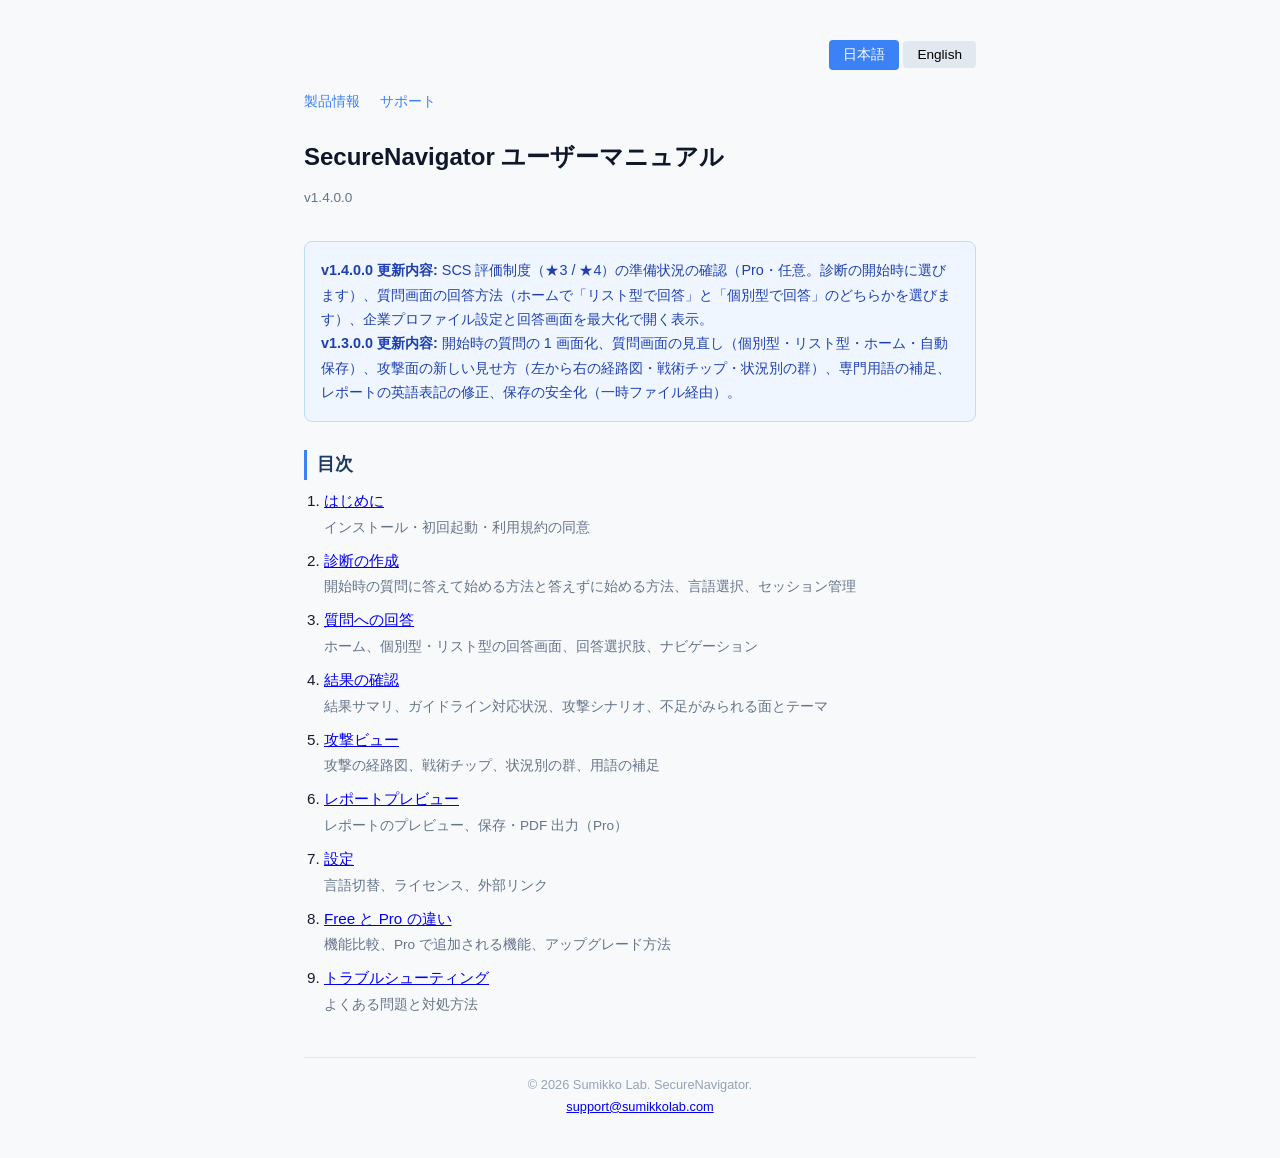
<file: manual/index.html>
<!DOCTYPE html>
<html lang="ja">
<head>
<meta charset="UTF-8">
<meta name="viewport" content="width=device-width, initial-scale=1.0">
<title>マニュアル | SecureNavigator — Sumikko Lab</title>
<meta name="description" content="SecureNavigator のユーザーマニュアル。診断の作成・質問回答・結果確認・攻撃ビュー・レポート・設定の操作方法を解説します。">
<link rel="canonical" href="https://secure-navigator.sumikkolab.com/manual/">
<meta property="og:title" content="マニュアル | SecureNavigator — Sumikko Lab">
<meta property="og:description" content="SecureNavigator のユーザーマニュアル。診断の作成・質問回答・結果確認・攻撃ビュー・レポート・設定の操作方法を解説します。">
<meta property="og:url" content="https://secure-navigator.sumikkolab.com/manual/">
<meta property="og:type" content="website">
<meta property="og:locale" content="ja_JP">
<meta property="og:site_name" content="SecureNavigator — Sumikko Lab">
<meta property="og:image" content="https://secure-navigator.sumikkolab.com/assets/secure-navigator-icon.png">
<meta property="og:image:alt" content="SecureNavigator のアイコン">
<meta name="twitter:card" content="summary">
<link rel="stylesheet" href="styles.css">
</head>
<body>
<div class="container">
  <div class="lang-toggle">
    <button id="btn-ja" class="active" onclick="switchLang('ja')">日本語</button>
    <button id="btn-en" onclick="switchLang('en')">English</button>
  </div>

  <!-- 日本語 -->
  <div class="section-ja visible" id="content-ja">
    <div class="nav-links">
      <a href="../">製品情報</a>
      <a href="../support.html">サポート</a>
    </div>

    <h1>SecureNavigator ユーザーマニュアル</h1>
    <p class="subtitle">v1.4.0.0</p>

    <div class="info-box">
      <p><strong>v1.4.0.0 更新内容:</strong> SCS 評価制度（★3 / ★4）の準備状況の確認（Pro・任意。診断の開始時に選びます）、質問画面の回答方法（ホームで「リスト型で回答」と「個別型で回答」のどちらかを選びます）、企業プロファイル設定と回答画面を最大化で開く表示。</p>
      <p><strong>v1.3.0.0 更新内容:</strong> 開始時の質問の 1 画面化、質問画面の見直し（個別型・リスト型・ホーム・自動保存）、攻撃面の新しい見せ方（左から右の経路図・戦術チップ・状況別の群）、専門用語の補足、レポートの英語表記の修正、保存の安全化（一時ファイル経由）。</p>
    </div>

    <h2>目次</h2>
    <ol>
      <li><a href="getting-started.html">はじめに</a><br><span style="font-size:0.85rem;color:#64748b;">インストール・初回起動・利用規約の同意</span></li>
      <li><a href="creating-assessment.html">診断の作成</a><br><span style="font-size:0.85rem;color:#64748b;">開始時の質問に答えて始める方法と答えずに始める方法、言語選択、セッション管理</span></li>
      <li><a href="answering-questions.html">質問への回答</a><br><span style="font-size:0.85rem;color:#64748b;">ホーム、個別型・リスト型の回答画面、回答選択肢、ナビゲーション</span></li>
      <li><a href="viewing-results.html">結果の確認</a><br><span style="font-size:0.85rem;color:#64748b;">結果サマリ、ガイドライン対応状況、攻撃シナリオ、不足がみられる面とテーマ</span></li>
      <li><a href="attack-view.html">攻撃ビュー</a><br><span style="font-size:0.85rem;color:#64748b;">攻撃の経路図、戦術チップ、状況別の群、用語の補足</span></li>
      <li><a href="report-preview.html">レポートプレビュー</a><br><span style="font-size:0.85rem;color:#64748b;">レポートのプレビュー、保存・PDF 出力（Pro）</span></li>
      <li><a href="settings.html">設定</a><br><span style="font-size:0.85rem;color:#64748b;">言語切替、ライセンス、外部リンク</span></li>
      <li><a href="pro-features.html">Free と Pro の違い</a><br><span style="font-size:0.85rem;color:#64748b;">機能比較、Pro で追加される機能、アップグレード方法</span></li>
      <li><a href="troubleshooting.html">トラブルシューティング</a><br><span style="font-size:0.85rem;color:#64748b;">よくある問題と対処方法</span></li>
    </ol>
  </div>

  <!-- English -->
  <div class="section-en" id="content-en">
    <div class="nav-links">
      <a href="../?lang=en">Product Info</a>
      <a href="../support.html?lang=en">Support</a>
    </div>

    <h1>SecureNavigator User Manual</h1>
    <p class="subtitle">v1.4.0.0</p>

    <div class="info-box">
      <p><strong>v1.4.0.0 Updates:</strong> A readiness check for the SCS rating scheme (★3 / ★4) (Pro, optional; you choose it when you start an assessment), two ways to answer on the question screen (select "Answer in list mode" or "Answer in single-question mode" on Home), and the company profile setup and the answer screen open maximized.</p>
      <p><strong>v1.3.0.0 Updates:</strong> The initial questions on one screen, a reworked question screen (Single-question mode, List mode, Home, automatic saving), a new way to view the attack surface (left-to-right attack flow, tactic chips, and status groups), glossary notes for technical terms, corrected English wording in reports, and safer saving (via a temporary file).</p>
    </div>

    <h2>Table of Contents</h2>
    <ol>
      <li><a href="getting-started.html?lang=en">Getting Started</a><br><span style="font-size:0.85rem;color:#64748b;">Installation, first launch, and terms acceptance</span></li>
      <li><a href="creating-assessment.html?lang=en">Creating an Assessment</a><br><span style="font-size:0.85rem;color:#64748b;">Starting with or without the initial questions, language, session management</span></li>
      <li><a href="answering-questions.html?lang=en">Answering Questions</a><br><span style="font-size:0.85rem;color:#64748b;">Home, single-question and list modes, answer options, navigation</span></li>
      <li><a href="viewing-results.html?lang=en">Viewing Results</a><br><span style="font-size:0.85rem;color:#64748b;">Result summary, guideline mapping, attack scenarios, layers and themes with gaps</span></li>
      <li><a href="attack-view.html?lang=en">Attack View</a><br><span style="font-size:0.85rem;color:#64748b;">Attack flow, tactic chips, status groups, glossary</span></li>
      <li><a href="report-preview.html?lang=en">Report Preview</a><br><span style="font-size:0.85rem;color:#64748b;">Report preview, saving and PDF export (Pro)</span></li>
      <li><a href="settings.html?lang=en">Settings</a><br><span style="font-size:0.85rem;color:#64748b;">Language switching, license, external links</span></li>
      <li><a href="pro-features.html?lang=en">Free vs Pro Features</a><br><span style="font-size:0.85rem;color:#64748b;">Feature comparison, what Pro adds, how to upgrade</span></li>
      <li><a href="troubleshooting.html?lang=en">Troubleshooting</a><br><span style="font-size:0.85rem;color:#64748b;">Common issues and solutions</span></li>
    </ol>
  </div>

  <div class="footer">
    &copy; 2026 Sumikko Lab. SecureNavigator.<br>
    <a href="mailto:support@sumikkolab.com">support@sumikkolab.com</a>
  </div>
</div>

<script>
function switchLang(lang) {
  document.getElementById('content-ja').classList.toggle('visible', lang === 'ja');
  document.getElementById('content-en').classList.toggle('visible', lang === 'en');
  document.getElementById('btn-ja').classList.toggle('active', lang === 'ja');
  document.getElementById('btn-en').classList.toggle('active', lang === 'en');
}
(function() {
  var params = new URLSearchParams(window.location.search);
  if (params.get('lang') === 'en') switchLang('en');
})();
</script>
</body>
</html>
</file>
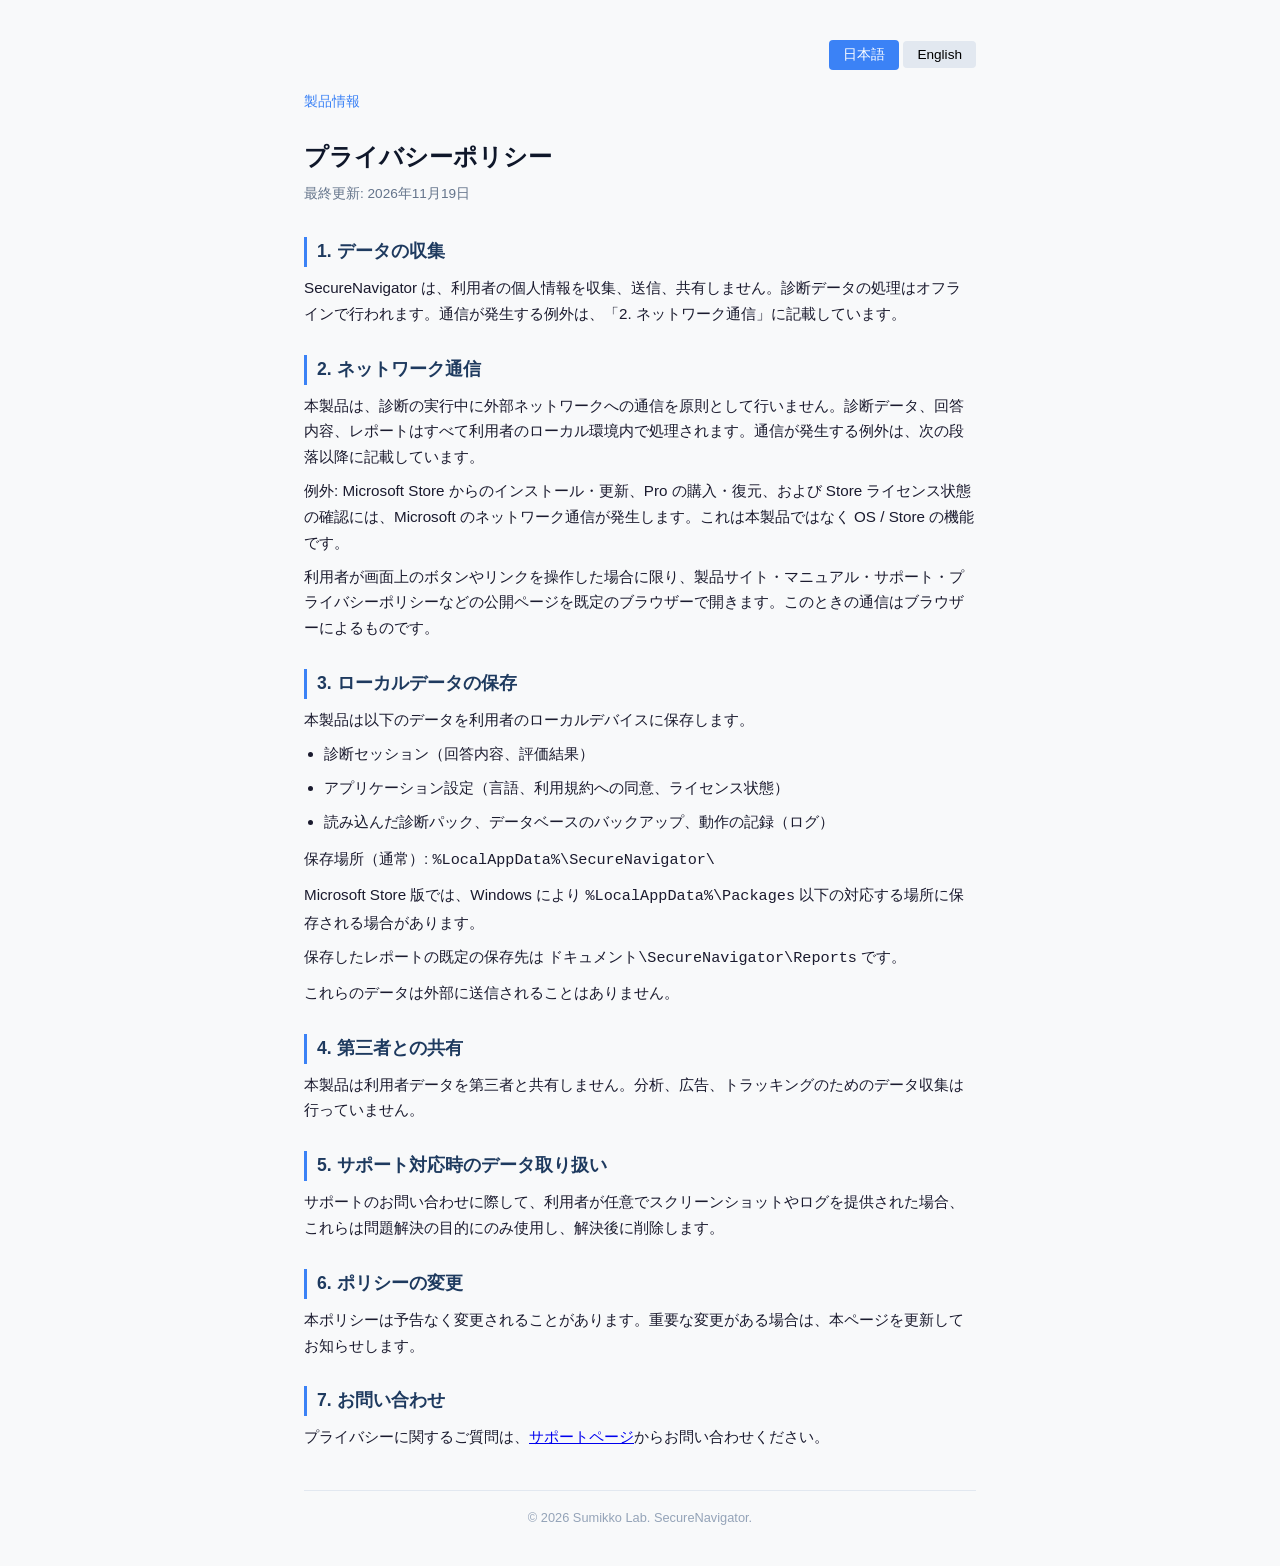
<file: privacy-policy.html>
<!DOCTYPE html>
<html lang="ja">
<head>
<meta charset="UTF-8">
<meta name="viewport" content="width=device-width, initial-scale=1.0">
<title>プライバシーポリシー | SecureNavigator — Sumikko Lab</title>
<meta name="description" content="SecureNavigator のプライバシーポリシー。データの取得範囲・保存場所・外部通信の有無を記載しています。診断データは外部に送信しません。">
<link rel="canonical" href="https://secure-navigator.sumikkolab.com/privacy-policy.html">
<meta property="og:title" content="プライバシーポリシー | SecureNavigator — Sumikko Lab">
<meta property="og:description" content="SecureNavigator のプライバシーポリシー。データの取得範囲・保存場所・外部通信の有無を記載しています。診断データは外部に送信しません。">
<meta property="og:url" content="https://secure-navigator.sumikkolab.com/privacy-policy.html">
<meta property="og:type" content="website">
<meta property="og:locale" content="ja_JP">
<meta property="og:site_name" content="SecureNavigator — Sumikko Lab">
<meta property="og:image" content="https://secure-navigator.sumikkolab.com/assets/secure-navigator-icon.png">
<meta property="og:image:alt" content="SecureNavigator のアイコン">
<meta name="twitter:card" content="summary">
<style>
  * { margin: 0; padding: 0; box-sizing: border-box; }
  body { font-family: 'Segoe UI', 'Yu Gothic UI', sans-serif; line-height: 1.7; color: #1a1a2e; background: #f8f9fa; }
  .container { max-width: 720px; margin: 0 auto; padding: 40px 24px; }
  h1 { font-size: 1.5rem; margin-bottom: 4px; color: #0f172a; }
  .updated { font-size: 0.85rem; color: #64748b; margin-bottom: 32px; }
  h2 { font-size: 1.1rem; margin: 28px 0 8px; color: #1e3a5f; border-left: 3px solid #3b82f6; padding-left: 10px; }
  p, li { font-size: 0.95rem; margin-bottom: 8px; }
  ul { padding-left: 20px; margin-bottom: 12px; }
  .lang-toggle { text-align: right; margin-bottom: 20px; }
  .lang-toggle button { background: #e2e8f0; border: none; padding: 6px 14px; border-radius: 4px; cursor: pointer; font-size: 0.85rem; }
  .lang-toggle button.active { background: #3b82f6; color: #fff; }
  .section-ja, .section-en { display: none; }
  .section-ja.visible, .section-en.visible { display: block; }
  .nav-links { margin-bottom: 24px; font-size: 0.85rem; }
  .nav-links a { color: #3b82f6; text-decoration: none; margin-right: 16px; }
  .nav-links a:hover { text-decoration: underline; }
  .footer { margin-top: 40px; padding-top: 16px; border-top: 1px solid #e2e8f0; font-size: 0.8rem; color: #94a3b8; text-align: center; }
</style>
</head>
<body>
<div class="container">
  <div class="lang-toggle">
    <button id="btn-ja" class="active" onclick="switchLang('ja')">日本語</button>
    <button id="btn-en" onclick="switchLang('en')">English</button>
  </div>

  <!-- 日本語 -->
  <div class="section-ja visible">
    <div class="nav-links"><a href="./">製品情報</a></div>
    <h1>プライバシーポリシー</h1>
    <p class="updated">最終更新: 2026年11月19日</p>

    <h2>1. データの収集</h2>
    <p>SecureNavigator は、利用者の個人情報を収集、送信、共有しません。診断データの処理はオフラインで行われます。通信が発生する例外は、「2. ネットワーク通信」に記載しています。</p>

    <h2>2. ネットワーク通信</h2>
    <p>本製品は、診断の実行中に外部ネットワークへの通信を原則として行いません。診断データ、回答内容、レポートはすべて利用者のローカル環境内で処理されます。通信が発生する例外は、次の段落以降に記載しています。</p>
    <p>例外: Microsoft Store からのインストール・更新、Pro の購入・復元、および Store ライセンス状態の確認には、Microsoft のネットワーク通信が発生します。これは本製品ではなく OS / Store の機能です。</p>
    <p>利用者が画面上のボタンやリンクを操作した場合に限り、製品サイト・マニュアル・サポート・プライバシーポリシーなどの公開ページを既定のブラウザーで開きます。このときの通信はブラウザーによるものです。</p>

    <h2>3. ローカルデータの保存</h2>
    <p>本製品は以下のデータを利用者のローカルデバイスに保存します。</p>
    <ul>
      <li>診断セッション（回答内容、評価結果）</li>
      <li>アプリケーション設定（言語、利用規約への同意、ライセンス状態）</li>
      <li>読み込んだ診断パック、データベースのバックアップ、動作の記録（ログ）</li>
    </ul>
    <p>保存場所（通常）: <code>%LocalAppData%\SecureNavigator\</code></p>
    <p>Microsoft Store 版では、Windows により <code>%LocalAppData%\Packages</code> 以下の対応する場所に保存される場合があります。</p>
    <p>保存したレポートの既定の保存先は <code>ドキュメント\SecureNavigator\Reports</code> です。</p>
    <p>これらのデータは外部に送信されることはありません。</p>

    <h2>4. 第三者との共有</h2>
    <p>本製品は利用者データを第三者と共有しません。分析、広告、トラッキングのためのデータ収集は行っていません。</p>

    <h2>5. サポート対応時のデータ取り扱い</h2>
    <p>サポートのお問い合わせに際して、利用者が任意でスクリーンショットやログを提供された場合、これらは問題解決の目的にのみ使用し、解決後に削除します。</p>

    <h2>6. ポリシーの変更</h2>
    <p>本ポリシーは予告なく変更されることがあります。重要な変更がある場合は、本ページを更新してお知らせします。</p>

    <h2>7. お問い合わせ</h2>
    <p>プライバシーに関するご質問は、<a href="support.html">サポートページ</a>からお問い合わせください。</p>
  </div>

  <!-- English -->
  <div class="section-en">
    <div class="nav-links"><a href="./?lang=en">Product Info</a></div>
    <h1>Privacy Policy</h1>
    <p class="updated">Last updated: November 19, 2026</p>

    <h2>1. Data Collection</h2>
    <p>SecureNavigator does not collect, transmit, or share any personal information. Assessment data is processed offline. The exceptions that involve network communication are described in "2. Network Communication".</p>

    <h2>2. Network Communication</h2>
    <p>As a rule, this product does not perform external network communication while you run an assessment. All assessment data, responses, and reports are processed exclusively within the user's local environment. The exceptions that involve network communication are described in the paragraphs below.</p>
    <p>Exception: Installation and updates via Microsoft Store, purchase and restore of Pro, and Store license verification, involve Microsoft's network communication. This is a function of the OS / Store, not this product.</p>
    <p>Only when you select a button or link on screen, a public web page, such as the product site, manual, support, or privacy policy, opens in your default browser. That communication is performed by the browser.</p>

    <h2>3. Local Data Storage</h2>
    <p>This product stores the following data on the user's local device:</p>
    <ul>
      <li>Assessment sessions (responses, evaluation results)</li>
      <li>Application settings (language, terms acceptance, license state)</li>
      <li>Loaded packs, database backups, and operation logs</li>
    </ul>
    <p>Storage location (normally): <code>%LocalAppData%\SecureNavigator\</code></p>
    <p>In the Microsoft Store version, Windows may store the data in the corresponding location under <code>%LocalAppData%\Packages</code> instead.</p>
    <p>The default location for saved reports is <code>Documents\SecureNavigator\Reports</code>.</p>
    <p>This data is never transmitted externally.</p>

    <h2>4. Third-Party Sharing</h2>
    <p>This product does not share user data with third parties. No data collection for analytics, advertising, or tracking is performed.</p>

    <h2>5. Data Handling During Support</h2>
    <p>If you voluntarily provide screenshots or logs for support purposes, these will be used solely for troubleshooting and deleted after resolution.</p>

    <h2>6. Changes to This Policy</h2>
    <p>This policy may be updated without prior notice. Significant changes will be communicated by updating this page.</p>

    <h2>7. Contact</h2>
    <p>For privacy-related inquiries, please visit our <a href="support.html?lang=en">Support page</a>.</p>
  </div>

  <div class="footer">&copy; 2026 Sumikko Lab. SecureNavigator.</div>
</div>
<script>
function switchLang(lang) {
  document.querySelectorAll('.section-ja').forEach(el => el.classList.toggle('visible', lang === 'ja'));
  document.querySelectorAll('.section-en').forEach(el => el.classList.toggle('visible', lang === 'en'));
  document.getElementById('btn-ja').classList.toggle('active', lang === 'ja');
  document.getElementById('btn-en').classList.toggle('active', lang === 'en');
}
if (new URLSearchParams(window.location.search).get('lang') === 'en') switchLang('en');
</script>
</body>
</html>
</file>
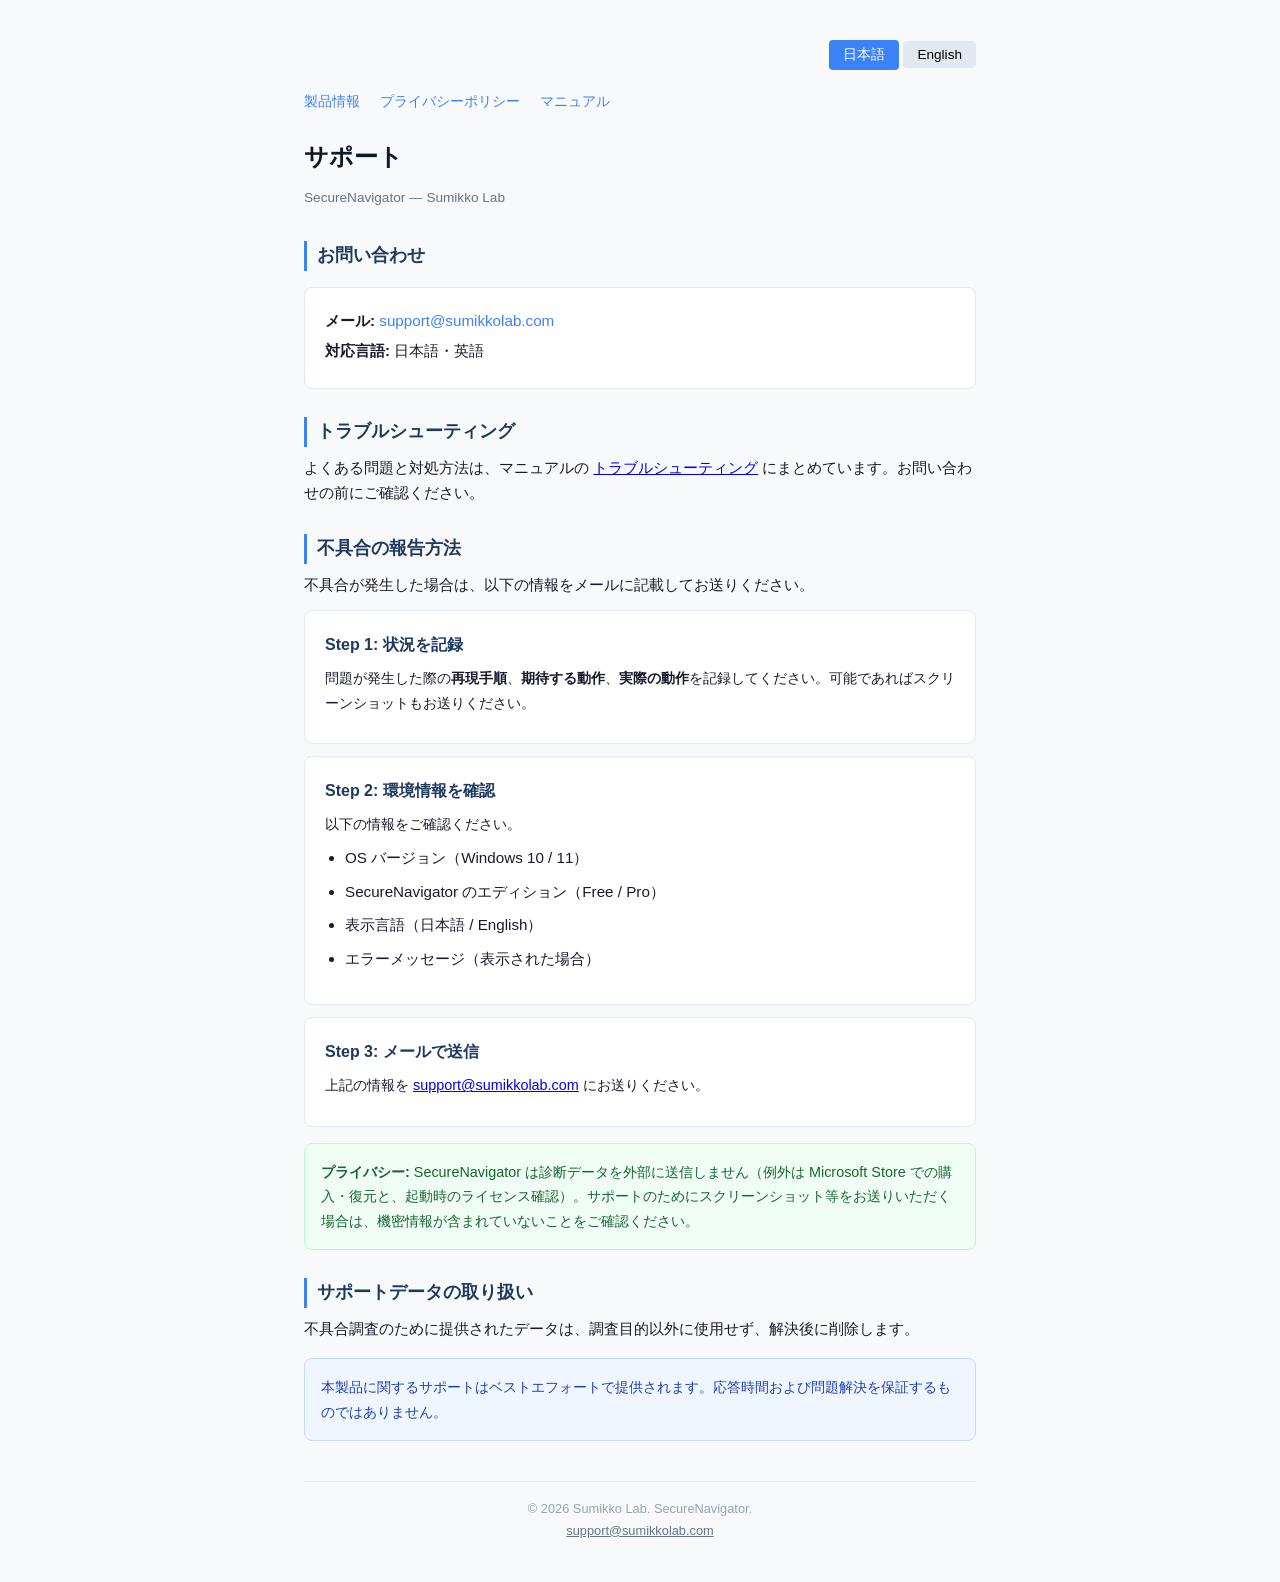
<file: support.html>
<!DOCTYPE html>
<html lang="ja">
<head>
<meta charset="UTF-8">
<meta name="viewport" content="width=device-width, initial-scale=1.0">
<title>サポート | SecureNavigator — Sumikko Lab</title>
<meta name="description" content="SecureNavigator のサポート情報。お問い合わせ先、不具合の報告方法、トラブルシューティングの参照先をご案内します。">
<link rel="canonical" href="https://secure-navigator.sumikkolab.com/support.html">
<meta property="og:title" content="サポート | SecureNavigator — Sumikko Lab">
<meta property="og:description" content="SecureNavigator のサポート情報。お問い合わせ先、不具合の報告方法、トラブルシューティングの参照先をご案内します。">
<meta property="og:url" content="https://secure-navigator.sumikkolab.com/support.html">
<meta property="og:type" content="website">
<meta property="og:locale" content="ja_JP">
<meta property="og:site_name" content="SecureNavigator — Sumikko Lab">
<meta property="og:image" content="https://secure-navigator.sumikkolab.com/assets/secure-navigator-icon.png">
<meta property="og:image:alt" content="SecureNavigator のアイコン">
<meta name="twitter:card" content="summary">
<style>
  * { margin: 0; padding: 0; box-sizing: border-box; }
  body { font-family: 'Segoe UI', 'Yu Gothic UI', sans-serif; line-height: 1.7; color: #1a1a2e; background: #f8f9fa; }
  .container { max-width: 720px; margin: 0 auto; padding: 40px 24px; }
  h1 { font-size: 1.5rem; margin-bottom: 8px; color: #0f172a; }
  .subtitle { font-size: 0.85rem; color: #64748b; margin-bottom: 32px; }
  h2 { font-size: 1.1rem; margin: 28px 0 8px; color: #1e3a5f; border-left: 3px solid #3b82f6; padding-left: 10px; }
  p, li { font-size: 0.95rem; margin-bottom: 8px; }
  ul { padding-left: 20px; margin-bottom: 12px; }
  .lang-toggle { text-align: right; margin-bottom: 20px; }
  .lang-toggle button { background: #e2e8f0; border: none; padding: 6px 14px; border-radius: 4px; cursor: pointer; font-size: 0.85rem; }
  .lang-toggle button.active { background: #3b82f6; color: #fff; }
  .section-ja, .section-en { display: none; }
  .section-ja.visible, .section-en.visible { display: block; }
  .contact-card { background: #fff; border: 1px solid #e2e8f0; border-radius: 8px; padding: 20px; margin: 16px 0; }
  .contact-card p { margin-bottom: 4px; }
  .contact-card a { color: #3b82f6; text-decoration: none; }
  .contact-card a:hover { text-decoration: underline; }
  .info-box { background: #eff6ff; border: 1px solid #bfdbfe; border-radius: 8px; padding: 16px; margin: 16px 0; }
  .info-box p { font-size: 0.9rem; color: #1e40af; margin-bottom: 0; }
  .privacy-box { background: #f0fdf4; border: 1px solid #bbf7d0; border-radius: 8px; padding: 16px; margin: 16px 0; }
  .privacy-box p { font-size: 0.9rem; color: #166534; margin-bottom: 0; }
  .step-box { background: #fff; border: 1px solid #e2e8f0; border-radius: 8px; padding: 20px; margin: 12px 0; }
  .step-box h3 { font-size: 1rem; color: #1e3a5f; margin-bottom: 8px; }
  .step-box p { font-size: 0.9rem; }
  .nav-links { margin-bottom: 24px; font-size: 0.85rem; }
  .nav-links a { color: #3b82f6; text-decoration: none; margin-right: 16px; }
  .nav-links a:hover { text-decoration: underline; }
  .footer { margin-top: 40px; padding-top: 16px; border-top: 1px solid #e2e8f0; font-size: 0.8rem; color: #94a3b8; text-align: center; }
  code { background: #f1f5f9; padding: 1px 5px; border-radius: 3px; font-size: 0.9em; }
</style>
</head>
<body>
<div class="container">
  <div class="lang-toggle">
    <button id="btn-ja" class="active" onclick="switchLang('ja')">日本語</button>
    <button id="btn-en" onclick="switchLang('en')">English</button>
  </div>

  <!-- 日本語 -->
  <div class="section-ja visible" id="content-ja">
    <div class="nav-links">
      <a href="./">製品情報</a>
      <a href="privacy-policy.html">プライバシーポリシー</a>
      <a href="manual/">マニュアル</a>
    </div>

    <h1>サポート</h1>
    <p class="subtitle">SecureNavigator — Sumikko Lab</p>

    <h2>お問い合わせ</h2>
    <div class="contact-card">
      <p><strong>メール:</strong> <a href="mailto:support@sumikkolab.com">support@sumikkolab.com</a></p>
      <p><strong>対応言語:</strong> 日本語・英語</p>
    </div>

    <h2>トラブルシューティング</h2>
    <p>よくある問題と対処方法は、マニュアルの <a href="manual/troubleshooting.html">トラブルシューティング</a> にまとめています。お問い合わせの前にご確認ください。</p>

    <h2>不具合の報告方法</h2>
    <p>不具合が発生した場合は、以下の情報をメールに記載してお送りください。</p>

    <div class="step-box">
      <h3>Step 1: 状況を記録</h3>
      <p>問題が発生した際の<strong>再現手順</strong>、<strong>期待する動作</strong>、<strong>実際の動作</strong>を記録してください。可能であればスクリーンショットもお送りください。</p>
    </div>

    <div class="step-box">
      <h3>Step 2: 環境情報を確認</h3>
      <p>以下の情報をご確認ください。</p>
      <ul>
        <li>OS バージョン（Windows 10 / 11）</li>
        <li>SecureNavigator のエディション（Free / Pro）</li>
        <li>表示言語（日本語 / English）</li>
        <li>エラーメッセージ（表示された場合）</li>
      </ul>
    </div>

    <div class="step-box">
      <h3>Step 3: メールで送信</h3>
      <p>上記の情報を <a href="mailto:support@sumikkolab.com">support@sumikkolab.com</a> にお送りください。</p>
    </div>

    <div class="privacy-box">
      <p><strong>プライバシー:</strong> SecureNavigator は診断データを外部に送信しません（例外は Microsoft Store での購入・復元と、起動時のライセンス確認）。サポートのためにスクリーンショット等をお送りいただく場合は、機密情報が含まれていないことをご確認ください。</p>
    </div>

    <h2>サポートデータの取り扱い</h2>
    <p>不具合調査のために提供されたデータは、調査目的以外に使用せず、解決後に削除します。</p>

    <div class="info-box">
      <p>本製品に関するサポートはベストエフォートで提供されます。応答時間および問題解決を保証するものではありません。</p>
    </div>
  </div>

  <!-- English -->
  <div class="section-en" id="content-en">
    <div class="nav-links">
      <a href="./?lang=en">Product Info</a>
      <a href="privacy-policy.html?lang=en">Privacy Policy</a>
      <a href="manual/?lang=en">Manual</a>
    </div>

    <h1>Support</h1>
    <p class="subtitle">SecureNavigator — Sumikko Lab</p>

    <h2>Contact Us</h2>
    <div class="contact-card">
      <p><strong>Email:</strong> <a href="mailto:support@sumikkolab.com">support@sumikkolab.com</a></p>
      <p><strong>Languages:</strong> Japanese, English</p>
    </div>

    <h2>Troubleshooting</h2>
    <p>For common issues and how to resolve them, see <a href="manual/troubleshooting.html?lang=en">Troubleshooting</a> in the manual before contacting us.</p>

    <h2>How to Report Issues</h2>
    <p>If you encounter a problem, please include the following information in your email.</p>

    <div class="step-box">
      <h3>Step 1: Document the Issue</h3>
      <p>Record the <strong>reproduction steps</strong>, <strong>expected behavior</strong>, and <strong>actual behavior</strong>. If possible, include screenshots.</p>
    </div>

    <div class="step-box">
      <h3>Step 2: Check Your Environment</h3>
      <p>Please confirm the following:</p>
      <ul>
        <li>OS version (Windows 10 / 11)</li>
        <li>SecureNavigator edition (Free / Pro)</li>
        <li>Display language (Japanese / English)</li>
        <li>Error message (if displayed)</li>
      </ul>
    </div>

    <div class="step-box">
      <h3>Step 3: Send via Email</h3>
      <p>Send the above information to <a href="mailto:support@sumikkolab.com">support@sumikkolab.com</a>.</p>
    </div>

    <div class="privacy-box">
      <p><strong>Privacy:</strong> SecureNavigator does not transmit assessment data (the exceptions are purchasing or restoring Pro in the Microsoft Store and the license check at startup). If you send screenshots for support, please ensure they do not contain confidential information.</p>
    </div>

    <h2>Data Handling</h2>
    <p>Data provided for investigation purposes will not be used for any other purpose and will be deleted after resolution.</p>

    <div class="info-box">
      <p>Support for this product is provided on a best-effort basis. Response times and resolution are not guaranteed.</p>
    </div>
  </div>

  <div class="footer">
    &copy; 2026 Sumikko Lab. SecureNavigator.<br>
    <a href="mailto:support@sumikkolab.com" style="color:#64748b;">support@sumikkolab.com</a>
  </div>
</div>

<script>
function switchLang(lang) {
  document.getElementById('content-ja').classList.toggle('visible', lang === 'ja');
  document.getElementById('content-en').classList.toggle('visible', lang === 'en');
  document.getElementById('btn-ja').classList.toggle('active', lang === 'ja');
  document.getElementById('btn-en').classList.toggle('active', lang === 'en');
}
if (new URLSearchParams(window.location.search).get('lang') === 'en') switchLang('en');
</script>
</body>
</html>
</file>
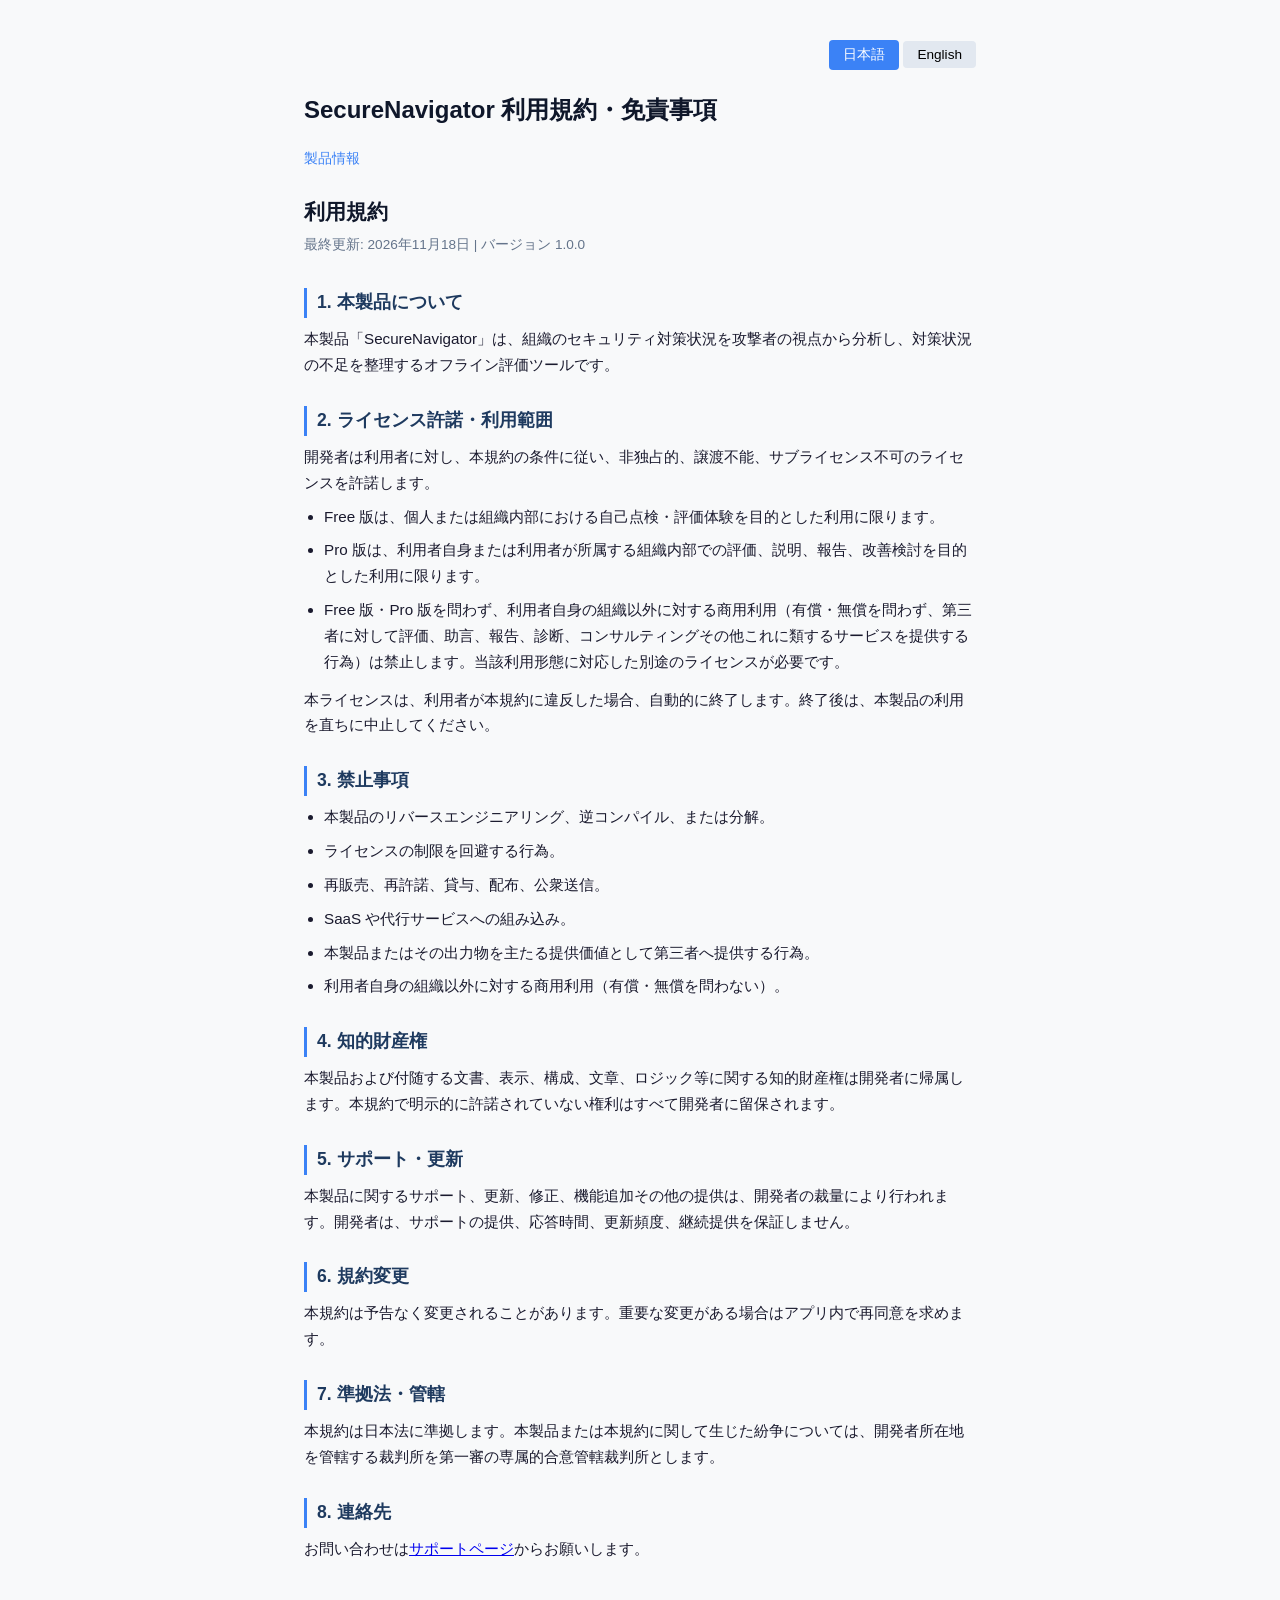
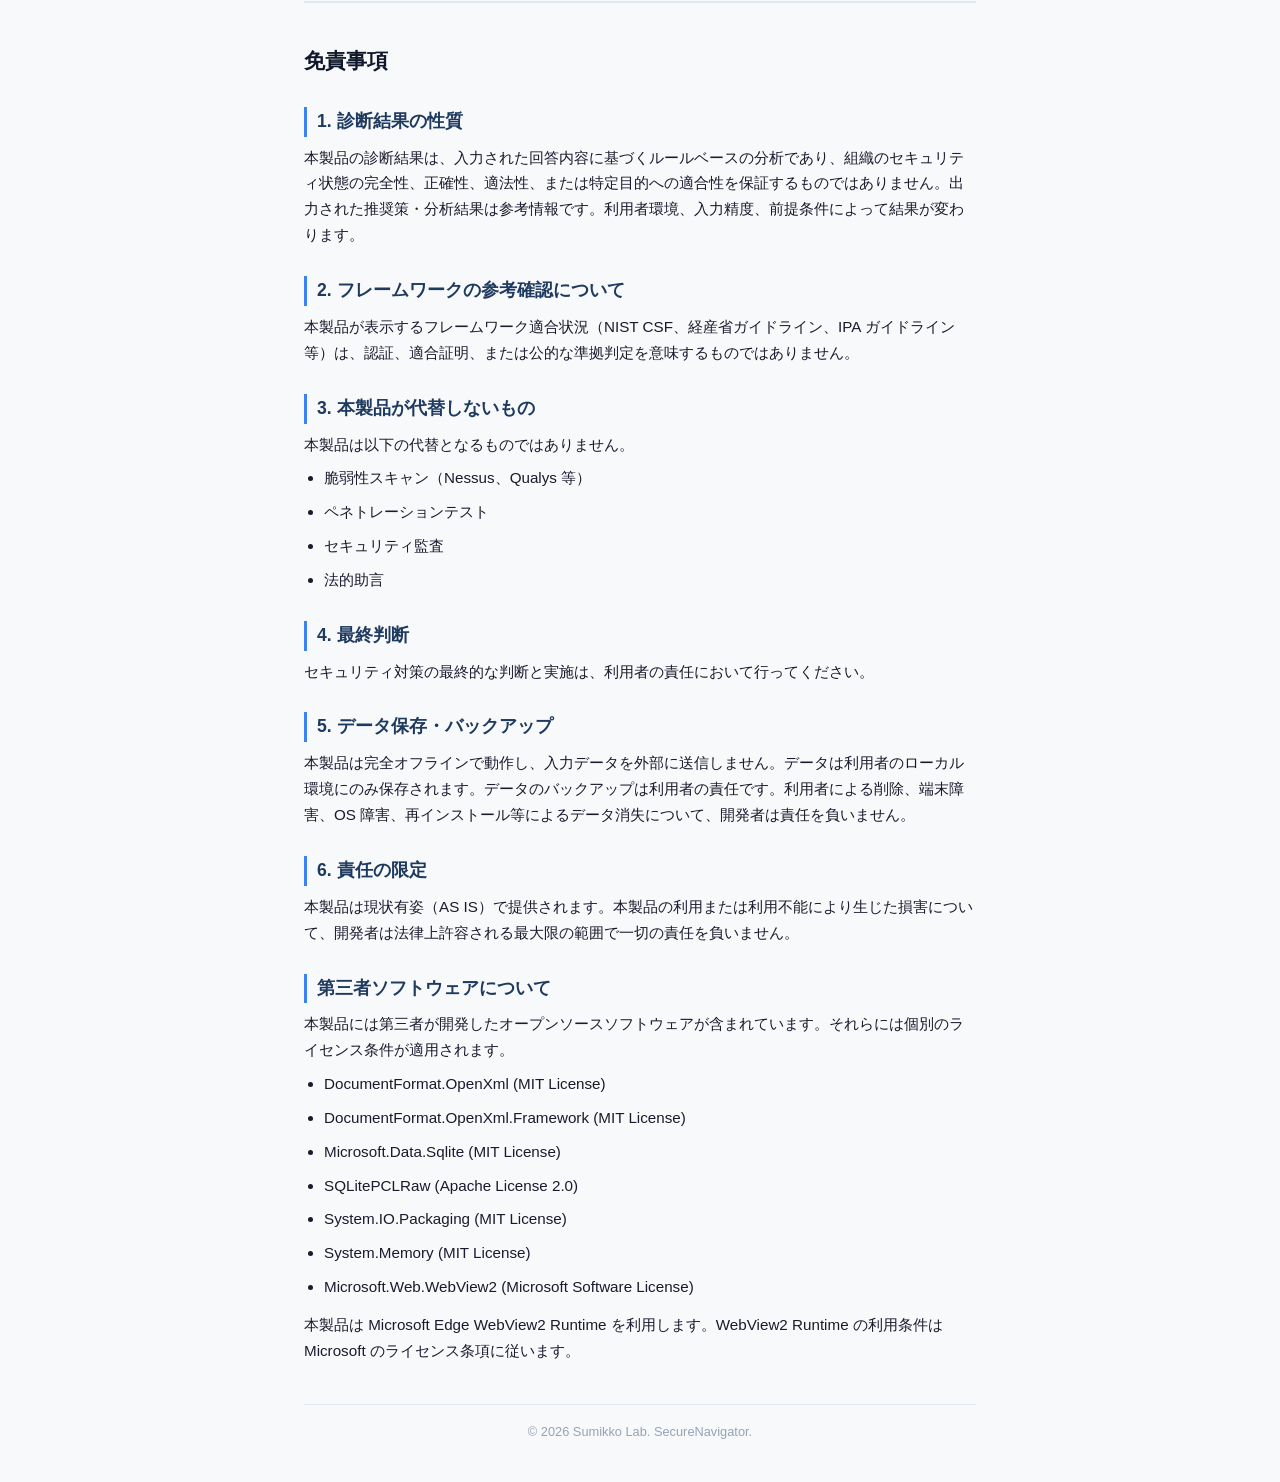
<file: terms-of-use.html>
<!DOCTYPE html>
<html lang="ja">
<head>
<meta charset="UTF-8">
<meta name="viewport" content="width=device-width, initial-scale=1.0">
<title>利用規約 | SecureNavigator — Sumikko Lab</title>
<meta name="description" content="SecureNavigator の利用規約。本製品の利用条件・禁止事項・責任制限を記載しています。">
<link rel="canonical" href="https://secure-navigator.sumikkolab.com/terms-of-use.html">
<meta property="og:title" content="利用規約 | SecureNavigator — Sumikko Lab">
<meta property="og:description" content="SecureNavigator の利用規約。本製品の利用条件・禁止事項・責任制限を記載しています。">
<meta property="og:url" content="https://secure-navigator.sumikkolab.com/terms-of-use.html">
<meta property="og:type" content="website">
<meta property="og:locale" content="ja_JP">
<meta property="og:site_name" content="SecureNavigator — Sumikko Lab">
<meta property="og:image" content="https://secure-navigator.sumikkolab.com/assets/secure-navigator-icon.png">
<meta property="og:image:alt" content="SecureNavigator のアイコン">
<meta name="twitter:card" content="summary">
<style>
  * { margin: 0; padding: 0; box-sizing: border-box; }
  body { font-family: 'Segoe UI', 'Yu Gothic UI', sans-serif; line-height: 1.7; color: #1a1a2e; background: #f8f9fa; }
  .container { max-width: 720px; margin: 0 auto; padding: 40px 24px; }
  h1 { font-size: 1.5rem; margin-bottom: 16px; color: #0f172a; }
  h2 { font-size: 1.3rem; margin-bottom: 4px; color: #0f172a; }
  .updated { font-size: 0.85rem; color: #64748b; margin-bottom: 32px; }
  h3 { font-size: 1.1rem; margin: 28px 0 8px; color: #1e3a5f; border-left: 3px solid #3b82f6; padding-left: 10px; }
  p, li { font-size: 0.95rem; margin-bottom: 8px; }
  ul { padding-left: 20px; margin-bottom: 12px; }
  .lang-toggle { text-align: right; margin-bottom: 20px; }
  .lang-toggle button { background: #e2e8f0; border: none; padding: 6px 14px; border-radius: 4px; cursor: pointer; font-size: 0.85rem; }
  .lang-toggle button.active { background: #3b82f6; color: #fff; }
  .section-ja, .section-en { display: none; }
  .section-ja.visible, .section-en.visible { display: block; }
  h1 .section-ja.visible, h1 .section-en.visible { display: inline; }
  .nav-links { margin-bottom: 24px; font-size: 0.85rem; }
  .nav-links a { color: #3b82f6; text-decoration: none; margin-right: 16px; }
  .nav-links a:hover { text-decoration: underline; }
  .footer { margin-top: 40px; padding-top: 16px; border-top: 1px solid #e2e8f0; font-size: 0.8rem; color: #94a3b8; text-align: center; }
  .divider { margin: 40px 0; border: none; border-top: 2px solid #e2e8f0; }
</style>
</head>
<body>
<div class="container">
  <div class="lang-toggle">
    <button id="btn-ja" class="active" onclick="switchLang('ja')">日本語</button>
    <button id="btn-en" onclick="switchLang('en')">English</button>
  </div>

  <h1><span class="section-ja visible">SecureNavigator 利用規約・免責事項</span><span class="section-en">SecureNavigator Terms of Use and Disclaimer</span></h1>

  <!-- 日本語 -->
  <div class="section-ja visible">
    <div class="nav-links"><a href="./">製品情報</a></div>
    <h2>利用規約</h2>
    <p class="updated">最終更新: 2026年11月18日 | バージョン 1.0.0</p>

    <h3>1. 本製品について</h3>
    <p>本製品「SecureNavigator」は、組織のセキュリティ対策状況を攻撃者の視点から分析し、対策状況の不足を整理するオフライン評価ツールです。</p>

    <h3>2. ライセンス許諾・利用範囲</h3>
    <p>開発者は利用者に対し、本規約の条件に従い、非独占的、譲渡不能、サブライセンス不可のライセンスを許諾します。</p>
    <ul>
      <li>Free 版は、個人または組織内部における自己点検・評価体験を目的とした利用に限ります。</li>
      <li>Pro 版は、利用者自身または利用者が所属する組織内部での評価、説明、報告、改善検討を目的とした利用に限ります。</li>
      <li>Free 版・Pro 版を問わず、利用者自身の組織以外に対する商用利用（有償・無償を問わず、第三者に対して評価、助言、報告、診断、コンサルティングその他これに類するサービスを提供する行為）は禁止します。当該利用形態に対応した別途のライセンスが必要です。</li>
    </ul>
    <p>本ライセンスは、利用者が本規約に違反した場合、自動的に終了します。終了後は、本製品の利用を直ちに中止してください。</p>

    <h3>3. 禁止事項</h3>
    <ul>
      <li>本製品のリバースエンジニアリング、逆コンパイル、または分解。</li>
      <li>ライセンスの制限を回避する行為。</li>
      <li>再販売、再許諾、貸与、配布、公衆送信。</li>
      <li>SaaS や代行サービスへの組み込み。</li>
      <li>本製品またはその出力物を主たる提供価値として第三者へ提供する行為。</li>
      <li>利用者自身の組織以外に対する商用利用（有償・無償を問わない）。</li>
    </ul>

    <h3>4. 知的財産権</h3>
    <p>本製品および付随する文書、表示、構成、文章、ロジック等に関する知的財産権は開発者に帰属します。本規約で明示的に許諾されていない権利はすべて開発者に留保されます。</p>

    <h3>5. サポート・更新</h3>
    <p>本製品に関するサポート、更新、修正、機能追加その他の提供は、開発者の裁量により行われます。開発者は、サポートの提供、応答時間、更新頻度、継続提供を保証しません。</p>

    <h3>6. 規約変更</h3>
    <p>本規約は予告なく変更されることがあります。重要な変更がある場合はアプリ内で再同意を求めます。</p>

    <h3>7. 準拠法・管轄</h3>
    <p>本規約は日本法に準拠します。本製品または本規約に関して生じた紛争については、開発者所在地を管轄する裁判所を第一審の専属的合意管轄裁判所とします。</p>

    <h3>8. 連絡先</h3>
    <p>お問い合わせは<a href="support.html">サポートページ</a>からお願いします。</p>

    <hr class="divider">

    <h2>免責事項</h2>

    <h3>1. 診断結果の性質</h3>
    <p>本製品の診断結果は、入力された回答内容に基づくルールベースの分析であり、組織のセキュリティ状態の完全性、正確性、適法性、または特定目的への適合性を保証するものではありません。出力された推奨策・分析結果は参考情報です。利用者環境、入力精度、前提条件によって結果が変わります。</p>

    <h3>2. フレームワークの参考確認について</h3>
    <p>本製品が表示するフレームワーク適合状況（NIST CSF、経産省ガイドライン、IPA ガイドライン等）は、認証、適合証明、または公的な準拠判定を意味するものではありません。</p>

    <h3>3. 本製品が代替しないもの</h3>
    <p>本製品は以下の代替となるものではありません。</p>
    <ul>
      <li>脆弱性スキャン（Nessus、Qualys 等）</li>
      <li>ペネトレーションテスト</li>
      <li>セキュリティ監査</li>
      <li>法的助言</li>
    </ul>

    <h3>4. 最終判断</h3>
    <p>セキュリティ対策の最終的な判断と実施は、利用者の責任において行ってください。</p>

    <h3>5. データ保存・バックアップ</h3>
    <p>本製品は完全オフラインで動作し、入力データを外部に送信しません。データは利用者のローカル環境にのみ保存されます。データのバックアップは利用者の責任です。利用者による削除、端末障害、OS 障害、再インストール等によるデータ消失について、開発者は責任を負いません。</p>

    <h3>6. 責任の限定</h3>
    <p>本製品は現状有姿（AS IS）で提供されます。本製品の利用または利用不能により生じた損害について、開発者は法律上許容される最大限の範囲で一切の責任を負いません。</p>

    <h3>第三者ソフトウェアについて</h3>
    <p>本製品には第三者が開発したオープンソースソフトウェアが含まれています。それらには個別のライセンス条件が適用されます。</p>
    <ul>
      <li>DocumentFormat.OpenXml (MIT License)</li>
      <li>DocumentFormat.OpenXml.Framework (MIT License)</li>
      <li>Microsoft.Data.Sqlite (MIT License)</li>
      <li>SQLitePCLRaw (Apache License 2.0)</li>
      <li>System.IO.Packaging (MIT License)</li>
      <li>System.Memory (MIT License)</li>
      <li>Microsoft.Web.WebView2 (Microsoft Software License)</li>
    </ul>
    <p>本製品は Microsoft Edge WebView2 Runtime を利用します。WebView2 Runtime の利用条件は Microsoft のライセンス条項に従います。</p>
  </div>

  <!-- English -->
  <div class="section-en">
    <div class="nav-links"><a href="./?lang=en">Product Info</a></div>
    <h2>Terms of Use</h2>
    <p class="updated">Last updated: November 18, 2026 | Version 1.0.0</p>

    <h3>1. About This Product</h3>
    <p>SecureNavigator is an offline security assessment tool that analyzes organizational security posture from an attacker's perspective and organizes gaps in control status.</p>

    <h3>2. License Grant and Usage Scope</h3>
    <p>The developer grants the user a non-exclusive, non-transferable, non-sublicensable license to use the product subject to these terms.</p>
    <ul>
      <li>Free edition is limited to personal or internal organizational use for self-assessment and evaluation experience.</li>
      <li>Pro edition is limited to evaluation, reporting, communication, and improvement planning within the user's own organization.</li>
      <li>Regardless of edition, commercial use for parties other than the user's own organization is prohibited. This includes, whether paid or unpaid, providing evaluation, advisory, reporting, assessment, consulting, or similar services to third parties. Such use requires a separate license appropriate for the intended use.</li>
    </ul>
    <p>This license terminates automatically if the user violates these terms. Upon termination, the user must immediately cease use of the product.</p>

    <h3>3. Restrictions</h3>
    <ul>
      <li>Reverse engineering, decompilation, or disassembly of the product.</li>
      <li>Circumventing license restrictions.</li>
      <li>Resale, sublicensing, lending, distribution, or public transmission.</li>
      <li>Embedding in SaaS or proxy services.</li>
      <li>Providing the product or its output as the primary value delivered to third parties.</li>
      <li>Commercial use for parties other than the user's own organization, whether paid or unpaid.</li>
    </ul>

    <h3>4. Intellectual Property</h3>
    <p>All intellectual property rights in the product, including documentation, display, structure, text, and logic, belong to the developer. All rights not expressly granted herein are reserved.</p>

    <h3>5. Support and Updates</h3>
    <p>Support, updates, fixes, and feature additions are provided at the developer's discretion. The developer does not guarantee support availability, response times, update frequency, or continuity.</p>

    <h3>6. Changes to Terms</h3>
    <p>These terms may be updated without prior notice. Significant changes will require re-acceptance within the application.</p>

    <h3>7. Governing Law and Jurisdiction</h3>
    <p>These terms shall be governed by the laws of Japan. Any disputes arising from the product or these terms shall be subject to the exclusive jurisdiction of the courts having jurisdiction over the developer's location as the court of first instance.</p>

    <h3>8. Contact</h3>
    <p>For inquiries, please visit our <a href="support.html?lang=en">Support page</a>.</p>

    <hr class="divider">

    <h2>Disclaimer</h2>

    <h3>1. Nature of Assessment Results</h3>
    <p>Assessment results are rule-based analyses derived from user-provided responses and do not guarantee the completeness, accuracy, legal compliance, or fitness for any particular purpose. Recommendations and analysis results are provided as reference information. Results may vary depending on user environment, input accuracy, and underlying assumptions.</p>

    <h3>2. Reference Checks</h3>
    <p>Framework compliance displays (NIST CSF, METI Guidelines, IPA Guidelines, etc.) do not constitute certification, conformity attestation, or official compliance determination.</p>

    <h3>3. What This Product Does Not Replace</h3>
    <p>This product is not a substitute for:</p>
    <ul>
      <li>Vulnerability scanning (Nessus, Qualys, etc.)</li>
      <li>Penetration testing</li>
      <li>Security audits</li>
      <li>Legal advice</li>
    </ul>

    <h3>4. Final Decisions</h3>
    <p>All final security decisions and implementations are the sole responsibility of the user.</p>

    <h3>5. Data Storage and Backup</h3>
    <p>The product operates entirely offline and does not transmit data externally. Data is stored only in the user's local environment. Data backup is the user's responsibility. The developer is not liable for data loss due to user deletion, device failure, OS failure, reinstallation, or similar causes.</p>

    <h3>6. Limitation of Liability</h3>
    <p>The product is provided "AS IS". The developer shall not be liable for any damages arising from the use or inability to use the product, to the maximum extent permitted by applicable law.</p>

    <h3>Third-Party Software</h3>
    <p>This software includes open-source software developed by third parties. Each component is subject to its own license terms.</p>
    <ul>
      <li>DocumentFormat.OpenXml (MIT License)</li>
      <li>DocumentFormat.OpenXml.Framework (MIT License)</li>
      <li>Microsoft.Data.Sqlite (MIT License)</li>
      <li>SQLitePCLRaw (Apache License 2.0)</li>
      <li>System.IO.Packaging (MIT License)</li>
      <li>System.Memory (MIT License)</li>
      <li>Microsoft.Web.WebView2 (Microsoft Software License)</li>
    </ul>
    <p>This software uses Microsoft Edge WebView2 Runtime. Use of WebView2 Runtime is subject to Microsoft license terms.</p>
  </div>

  <div class="footer">&copy; 2026 Sumikko Lab. SecureNavigator.</div>
</div>
<script>
var descMeta = document.querySelector('meta[name="description"]');
var pageText = {
  ja: { title: document.title, description: descMeta.content },
  en: {
    title: 'Terms of Use | SecureNavigator — Sumikko Lab',
    description: 'Terms of Use for SecureNavigator. Describes the conditions of use, prohibited actions, and limitation of liability.'
  }
};
function switchLang(lang) {
  document.documentElement.lang = lang;
  document.title = pageText[lang].title;
  descMeta.content = pageText[lang].description;
  document.querySelectorAll('.section-ja').forEach(el => el.classList.toggle('visible', lang === 'ja'));
  document.querySelectorAll('.section-en').forEach(el => el.classList.toggle('visible', lang === 'en'));
  document.getElementById('btn-ja').classList.toggle('active', lang === 'ja');
  document.getElementById('btn-en').classList.toggle('active', lang === 'en');
}
if (new URLSearchParams(window.location.search).get('lang') === 'en') switchLang('en');
</script>
</body>
</html>
</file>
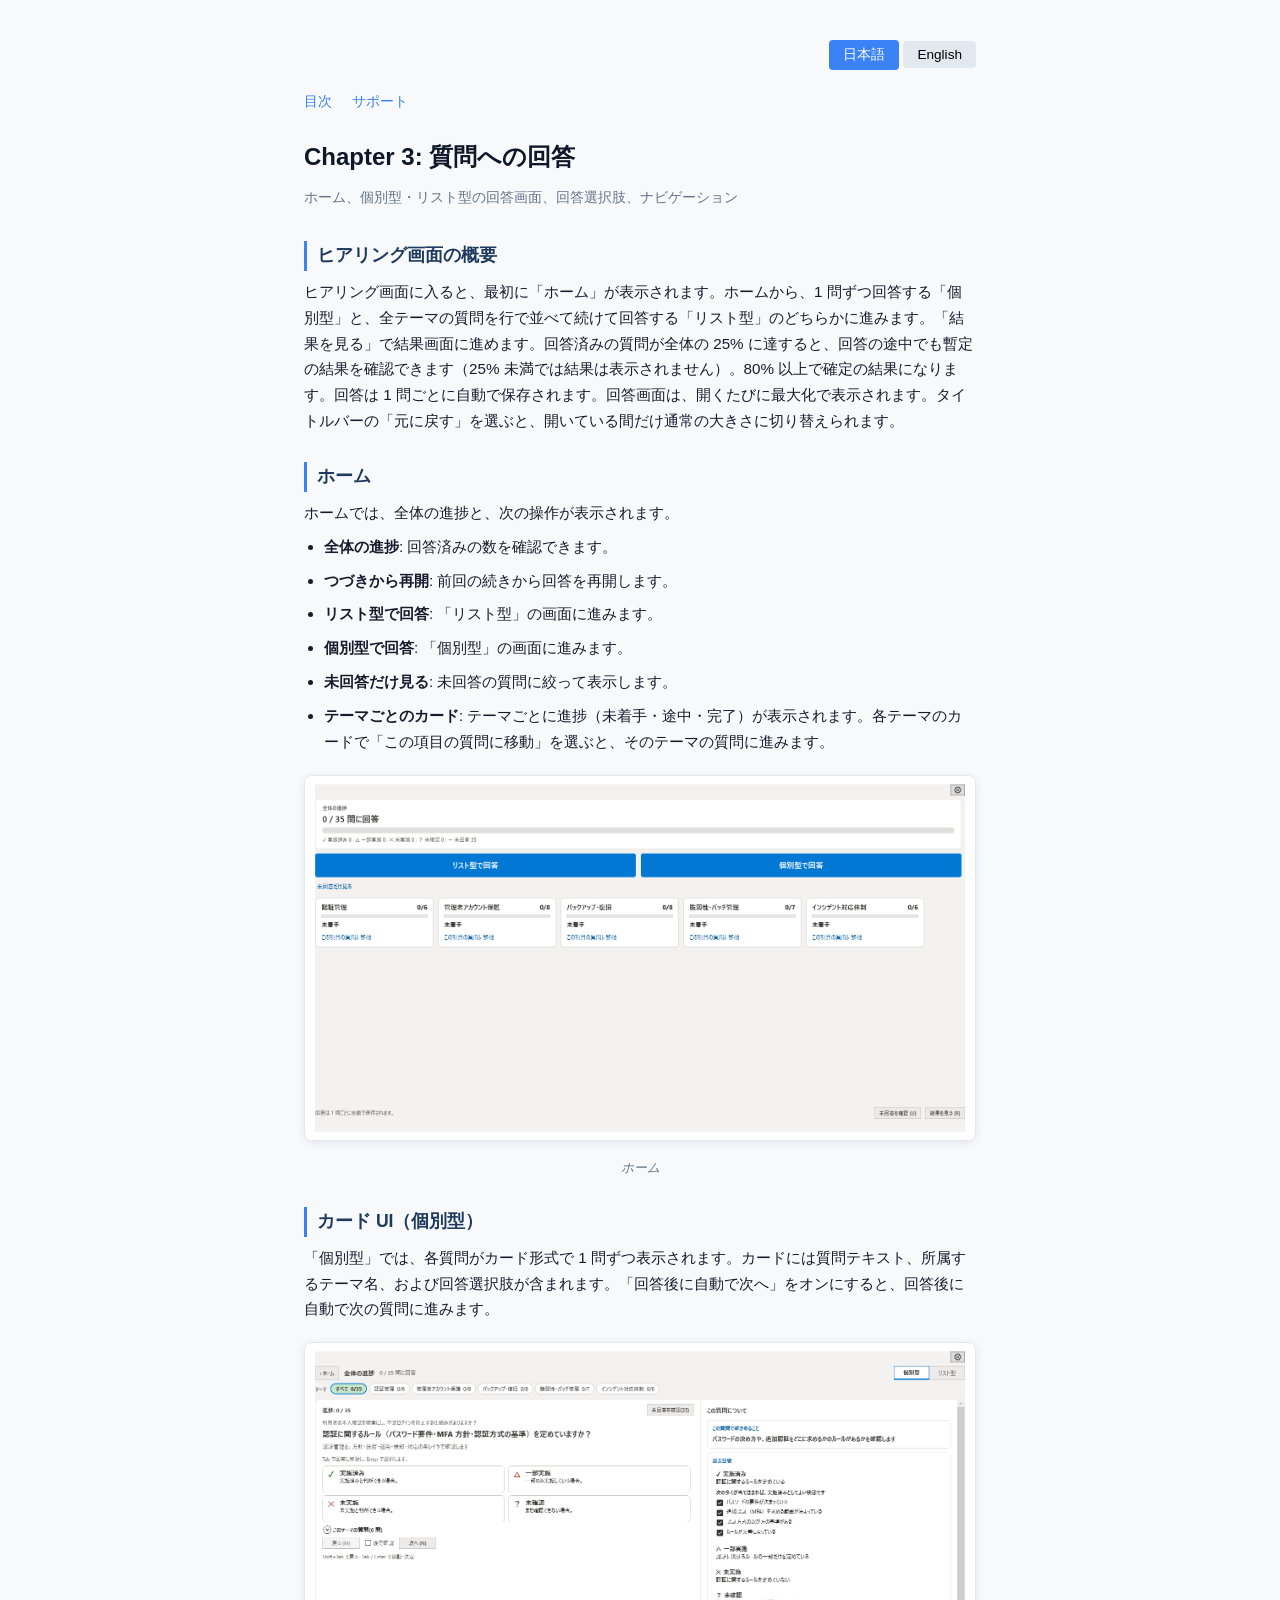
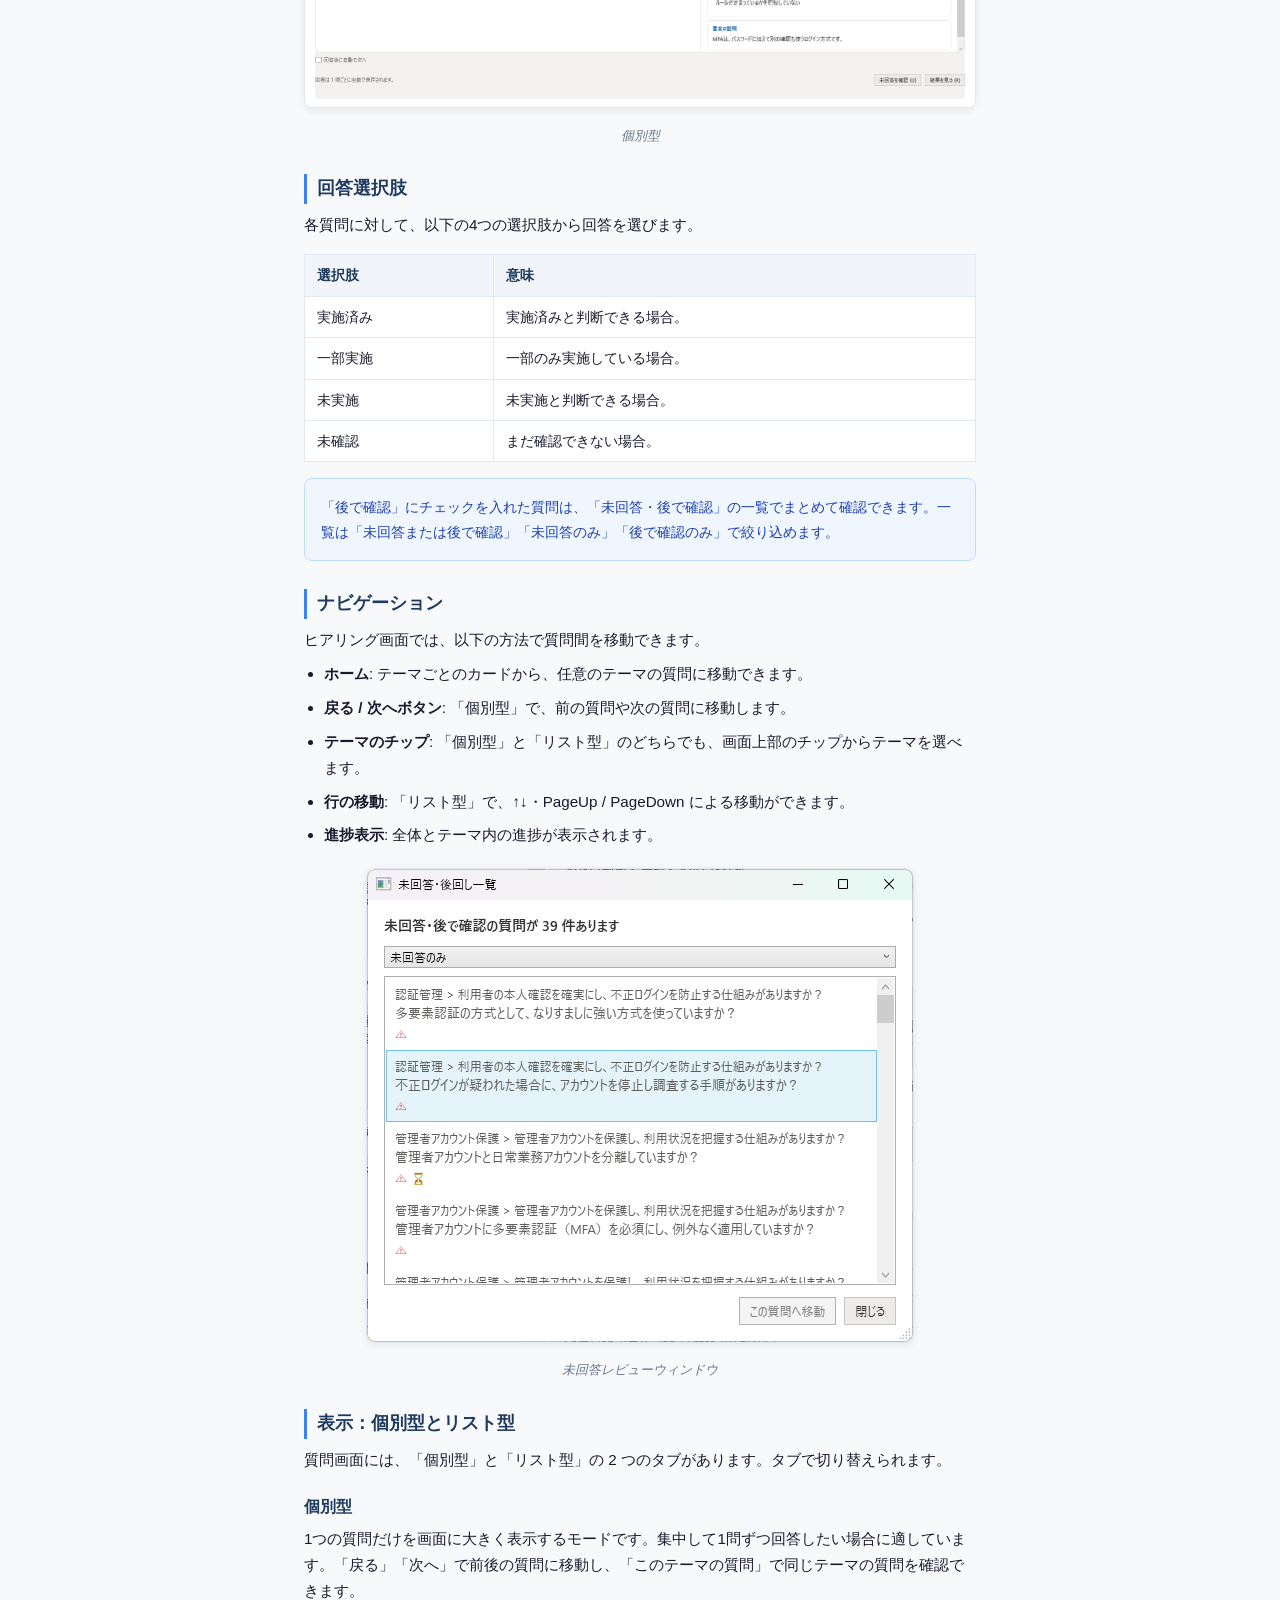
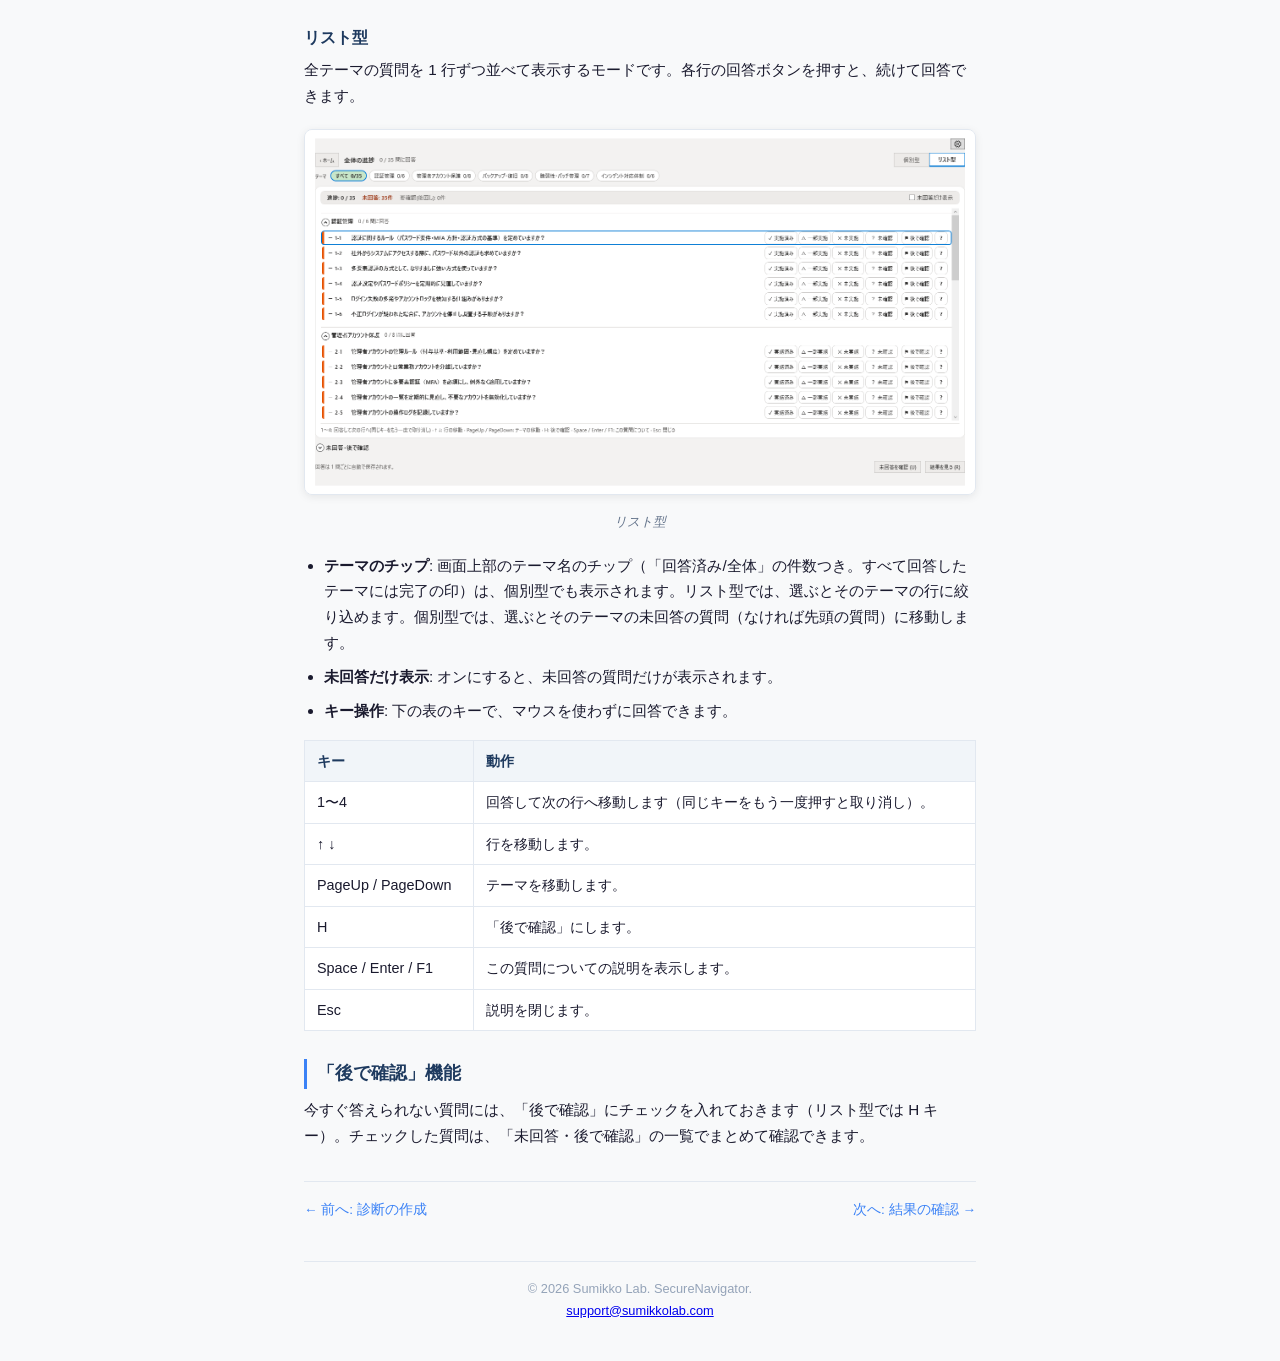
<file: manual/answering-questions.html>
<!DOCTYPE html>
<html lang="ja">
<head>
<meta charset="UTF-8">
<meta name="viewport" content="width=device-width, initial-scale=1.0">
<title>質問への回答 | SecureNavigator マニュアル — Sumikko Lab</title>
<meta name="description" content="SecureNavigator の質問回答画面の操作方法。ホーム、個別型・リスト型の回答画面、4 つの回答選択肢、質問間の移動を解説します。">
<link rel="canonical" href="https://secure-navigator.sumikkolab.com/manual/answering-questions.html">
<meta property="og:title" content="質問への回答 | SecureNavigator マニュアル — Sumikko Lab">
<meta property="og:description" content="SecureNavigator の質問回答画面の操作方法。ホーム、個別型・リスト型の回答画面、4 つの回答選択肢、質問間の移動を解説します。">
<meta property="og:url" content="https://secure-navigator.sumikkolab.com/manual/answering-questions.html">
<meta property="og:type" content="website">
<meta property="og:locale" content="ja_JP">
<meta property="og:site_name" content="SecureNavigator — Sumikko Lab">
<meta property="og:image" content="https://secure-navigator.sumikkolab.com/assets/secure-navigator-icon.png">
<meta property="og:image:alt" content="SecureNavigator のアイコン">
<meta name="twitter:card" content="summary">
<link rel="stylesheet" href="styles.css">
</head>
<body>
<div class="container">
  <div class="lang-toggle">
    <button id="btn-ja" class="active" onclick="switchLang('ja')">日本語</button>
    <button id="btn-en" onclick="switchLang('en')">English</button>
  </div>

  <!-- 日本語 -->
  <div class="section-ja visible" id="content-ja">
    <div class="nav-links">
      <a href="./">目次</a>
      <a href="../support.html">サポート</a>
    </div>

    <h1>Chapter 3: 質問への回答</h1>
    <p class="subtitle">ホーム、個別型・リスト型の回答画面、回答選択肢、ナビゲーション</p>

    <h2>ヒアリング画面の概要</h2>
    <p>ヒアリング画面に入ると、最初に「ホーム」が表示されます。ホームから、1 問ずつ回答する「個別型」と、全テーマの質問を行で並べて続けて回答する「リスト型」のどちらかに進みます。「結果を見る」で結果画面に進めます。回答済みの質問が全体の 25% に達すると、回答の途中でも暫定の結果を確認できます（25% 未満では結果は表示されません）。80% 以上で確定の結果になります。回答は 1 問ごとに自動で保存されます。回答画面は、開くたびに最大化で表示されます。タイトルバーの「元に戻す」を選ぶと、開いている間だけ通常の大きさに切り替えられます。</p>

    <h2>ホーム</h2>
    <p>ホームでは、全体の進捗と、次の操作が表示されます。</p>
    <ul>
      <li><strong>全体の進捗</strong>: 回答済みの数を確認できます。</li>
      <li><strong>つづきから再開</strong>: 前回の続きから回答を再開します。</li>
      <li><strong>リスト型で回答</strong>: 「リスト型」の画面に進みます。</li>
      <li><strong>個別型で回答</strong>: 「個別型」の画面に進みます。</li>
      <li><strong>未回答だけ見る</strong>: 未回答の質問に絞って表示します。</li>
      <li><strong>テーマごとのカード</strong>: テーマごとに進捗（未着手・途中・完了）が表示されます。各テーマのカードで「この項目の質問に移動」を選ぶと、そのテーマの質問に進みます。</li>
    </ul>

    <div class="screenshot">
      <img src="images/ja/hearing-home.png" alt="回答画面のホーム。全体の進捗と、リスト型・個別型の回答ボタン、テーマごとのカードが表示されている">
      <div class="caption">ホーム</div>
    </div>

    <h2>カード UI（個別型）</h2>
    <p>「個別型」では、各質問がカード形式で 1 問ずつ表示されます。カードには質問テキスト、所属するテーマ名、および回答選択肢が含まれます。「回答後に自動で次へ」をオンにすると、回答後に自動で次の質問に進みます。</p>

    <div class="screenshot">
      <img src="images/ja/hearing-single.png" alt="個別型の回答画面。1 問ずつ質問と 4 つの回答選択肢が表示されている">
      <div class="caption">個別型</div>
    </div>

    <h2>回答選択肢</h2>
    <p>各質問に対して、以下の4つの選択肢から回答を選びます。</p>
    <table class="manual-table">
      <tr><th>選択肢</th><th>意味</th></tr>
      <tr><td>実施済み</td><td>実施済みと判断できる場合。</td></tr>
      <tr><td>一部実施</td><td>一部のみ実施している場合。</td></tr>
      <tr><td>未実施</td><td>未実施と判断できる場合。</td></tr>
      <tr><td>未確認</td><td>まだ確認できない場合。</td></tr>
    </table>

    <div class="info-box">
      <p>「後で確認」にチェックを入れた質問は、「未回答・後で確認」の一覧でまとめて確認できます。一覧は「未回答または後で確認」「未回答のみ」「後で確認のみ」で絞り込めます。</p>
    </div>

    <h2>ナビゲーション</h2>
    <p>ヒアリング画面では、以下の方法で質問間を移動できます。</p>
    <ul>
      <li><strong>ホーム</strong>: テーマごとのカードから、任意のテーマの質問に移動できます。</li>
      <li><strong>戻る / 次へボタン</strong>: 「個別型」で、前の質問や次の質問に移動します。</li>
      <li><strong>テーマのチップ</strong>: 「個別型」と「リスト型」のどちらでも、画面上部のチップからテーマを選べます。</li>
      <li><strong>行の移動</strong>: 「リスト型」で、↑↓・PageUp / PageDown による移動ができます。</li>
      <li><strong>進捗表示</strong>: 全体とテーマ内の進捗が表示されます。</li>
    </ul>

    <div class="screenshot">
      <img src="images/ja/hearing-review.png" alt="未回答の質問を一覧で確認できるレビューウィンドウ">
      <div class="caption">未回答レビューウィンドウ</div>
    </div>

    <h2>表示：個別型とリスト型</h2>
    <p>質問画面には、「個別型」と「リスト型」の 2 つのタブがあります。タブで切り替えられます。</p>

    <h3>個別型</h3>
    <p>1つの質問だけを画面に大きく表示するモードです。集中して1問ずつ回答したい場合に適しています。「戻る」「次へ」で前後の質問に移動し、「このテーマの質問」で同じテーマの質問を確認できます。</p>

    <h3>リスト型</h3>
    <p>全テーマの質問を 1 行ずつ並べて表示するモードです。各行の回答ボタンを押すと、続けて回答できます。</p>

    <div class="screenshot">
      <img src="images/ja/hearing-list.png" alt="リスト型の回答画面。質問が行で並び、各行に回答のボタンがある">
      <div class="caption">リスト型</div>
    </div>
    <ul>
      <li><strong>テーマのチップ</strong>: 画面上部のテーマ名のチップ（「回答済み/全体」の件数つき。すべて回答したテーマには完了の印）は、個別型でも表示されます。リスト型では、選ぶとそのテーマの行に絞り込めます。個別型では、選ぶとそのテーマの未回答の質問（なければ先頭の質問）に移動します。</li>
      <li><strong>未回答だけ表示</strong>: オンにすると、未回答の質問だけが表示されます。</li>
      <li><strong>キー操作</strong>: 下の表のキーで、マウスを使わずに回答できます。</li>
    </ul>
    <table class="manual-table">
      <tr><th>キー</th><th>動作</th></tr>
      <tr><td>1〜4</td><td>回答して次の行へ移動します（同じキーをもう一度押すと取り消し）。</td></tr>
      <tr><td>↑ ↓</td><td>行を移動します。</td></tr>
      <tr><td>PageUp / PageDown</td><td>テーマを移動します。</td></tr>
      <tr><td>H</td><td>「後で確認」にします。</td></tr>
      <tr><td>Space / Enter / F1</td><td>この質問についての説明を表示します。</td></tr>
      <tr><td>Esc</td><td>説明を閉じます。</td></tr>
    </table>

    <h2>「後で確認」機能</h2>
    <p>今すぐ答えられない質問には、「後で確認」にチェックを入れておきます（リスト型では H キー）。チェックした質問は、「未回答・後で確認」の一覧でまとめて確認できます。</p>

    <div class="chapter-nav">
      <a href="creating-assessment.html">&larr; 前へ: 診断の作成</a>
      <a href="viewing-results.html">次へ: 結果の確認 &rarr;</a>
    </div>
  </div>

  <!-- English -->
  <div class="section-en" id="content-en">
    <div class="nav-links">
      <a href="./?lang=en">Table of Contents</a>
      <a href="../support.html?lang=en">Support</a>
    </div>

    <h1>Chapter 3: Answering Questions</h1>
    <p class="subtitle">Home, single-question and list modes, answer options, navigation</p>

    <h2>Hearing Screen Overview</h2>
    <p>When you open the Hearing screen, the Home screen appears first. From Home, go to Single-question mode, which shows one question at a time, or List mode, which lists the questions of all themes in rows so you can answer them one after another. Select "View results" to proceed to the Results screen. Once 25% of all questions are answered, a provisional result is available even before the rest are answered. Below 25%, no result is shown. At 80% or more, the result becomes final. Each answer is saved automatically. The answer screen opens maximized every time. Select the restore button on the title bar to switch to the normal size while it is open.</p>

    <h2>Home</h2>
    <p>Home shows your overall progress and what to do next.</p>
    <ul>
      <li><strong>Overall progress</strong>: Shows how many questions you have answered.</li>
      <li><strong>Resume</strong>: Continues from where you left off.</li>
      <li><strong>Answer in list mode</strong>: Opens List mode.</li>
      <li><strong>Answer in single-question mode</strong>: Opens Single-question mode.</li>
      <li><strong>Show unanswered only</strong>: Narrows the questions down to those that are unanswered.</li>
      <li><strong>Theme cards</strong>: Each theme shows its progress (Not started, In progress, or Done). Select "Go to questions in this section" on a theme card to go to the questions of that theme.</li>
    </ul>

    <div class="screenshot">
      <img src="images/en/hearing-home.png" alt="The Home of the answer screen, showing overall progress, the buttons for list mode and single-question mode, and a card for each theme">
      <div class="caption">Home</div>
    </div>

    <h2>Card UI (Single-question mode)</h2>
    <p>In Single-question mode, each question is displayed as a card, one at a time. The card contains the question text, the theme it belongs to, and the answer options. When the automatic-advance option is turned on, the next question is displayed automatically after you answer.</p>

    <div class="screenshot">
      <img src="images/en/hearing-single.png" alt="Single-question mode, showing one question at a time with four answer options">
      <div class="caption">Single-question mode</div>
    </div>

    <h2>Answer Options</h2>
    <p>For each question, select one of the following four options.</p>
    <table class="manual-table">
      <tr><th>Option</th><th>Meaning</th></tr>
      <tr><td>Implemented</td><td>Choose when this is implemented.</td></tr>
      <tr><td>Partially Implemented</td><td>Choose when only partly implemented.</td></tr>
      <tr><td>Not Implemented</td><td>Choose when not implemented.</td></tr>
      <tr><td>Unverified</td><td>Choose when you cannot verify yet.</td></tr>
    </table>

    <div class="info-box">
      <p>Questions marked "Review later" can be reviewed together in the "Unanswered &amp; review later" list, which you can filter to show unanswered questions, review-later questions, or both.</p>
    </div>

    <h2>Navigation</h2>
    <p>The Hearing screen provides multiple ways to navigate between questions.</p>
    <ul>
      <li><strong>Home</strong>: Use the theme cards to go to the questions of any theme.</li>
      <li><strong>Back / Next buttons</strong>: In Single-question mode, move to the previous or next question.</li>
      <li><strong>Theme chips</strong>: In both Single-question mode and List mode, choose a theme from the chips at the top of the screen.</li>
      <li><strong>Row movement</strong>: In List mode, move with Up / Down and PageUp / PageDown.</li>
      <li><strong>Progress</strong>: Overall progress and progress within the theme are shown.</li>
    </ul>

    <div class="screenshot">
      <img src="images/en/hearing-review.png" alt="Unanswered review window showing questions that still need answers">
      <div class="caption">Unanswered review window</div>
    </div>

    <h2>Modes: Single-question and List</h2>
    <p>The question screen has two tabs, Single-question mode and List mode. Switch between them with the tabs.</p>

    <h3>Single-question mode</h3>
    <p>Displays one question at a time on the screen. This view is ideal for concentrating on each question individually. Use "Back" and "Next" to move between questions, and the theme's question list to see the other questions of the same theme.</p>

    <h3>List mode</h3>
    <p>Lists the questions of all themes, one per row. Select an answer button on a row to keep answering one question after another.</p>

    <div class="screenshot">
      <img src="images/en/hearing-list.png" alt="List mode, showing the questions in rows, each with answer buttons">
      <div class="caption">List mode</div>
    </div>
    <ul>
      <li><strong>Theme chips</strong>: The theme chips at the top of the screen (each with its answered/total count, and a check mark once every question is answered) also appear in Single-question mode. In List mode, select a chip to narrow the rows down to that theme. In Single-question mode, select a chip to go to the first unanswered question of that theme (or its first question if all are answered).</li>
      <li><strong>Show unanswered only</strong>: When turned on, only unanswered questions are shown.</li>
      <li><strong>Keyboard</strong>: Use the keys in the table below to answer without the mouse.</li>
    </ul>
    <table class="manual-table">
      <tr><th>Key</th><th>Action</th></tr>
      <tr><td>1-4</td><td>Answer and go to the next row (press the same key again to undo).</td></tr>
      <tr><td>Up / Down</td><td>Move between rows.</td></tr>
      <tr><td>PageUp / PageDown</td><td>Move between themes.</td></tr>
      <tr><td>H</td><td>Mark for later review.</td></tr>
      <tr><td>Space / Enter / F1</td><td>Show information about this question.</td></tr>
      <tr><td>Esc</td><td>Close the information.</td></tr>
    </table>

    <h2>Review Later</h2>
    <p>If you cannot answer a question right away, mark it as "Review later" (press H in List mode). Marked questions can be reviewed together in the "Unanswered &amp; review later" list.</p>

    <div class="chapter-nav">
      <a href="creating-assessment.html?lang=en">&larr; Previous: Creating an Assessment</a>
      <a href="viewing-results.html?lang=en">Next: Viewing Results &rarr;</a>
    </div>
  </div>

  <div class="footer">
    &copy; 2026 Sumikko Lab. SecureNavigator.<br>
    <a href="mailto:support@sumikkolab.com">support@sumikkolab.com</a>
  </div>
</div>

<script>
function switchLang(lang) {
  document.getElementById('content-ja').classList.toggle('visible', lang === 'ja');
  document.getElementById('content-en').classList.toggle('visible', lang === 'en');
  document.getElementById('btn-ja').classList.toggle('active', lang === 'ja');
  document.getElementById('btn-en').classList.toggle('active', lang === 'en');
}
(function() {
  var params = new URLSearchParams(window.location.search);
  if (params.get('lang') === 'en') switchLang('en');
})();
</script>
</body>
</html>
</file>
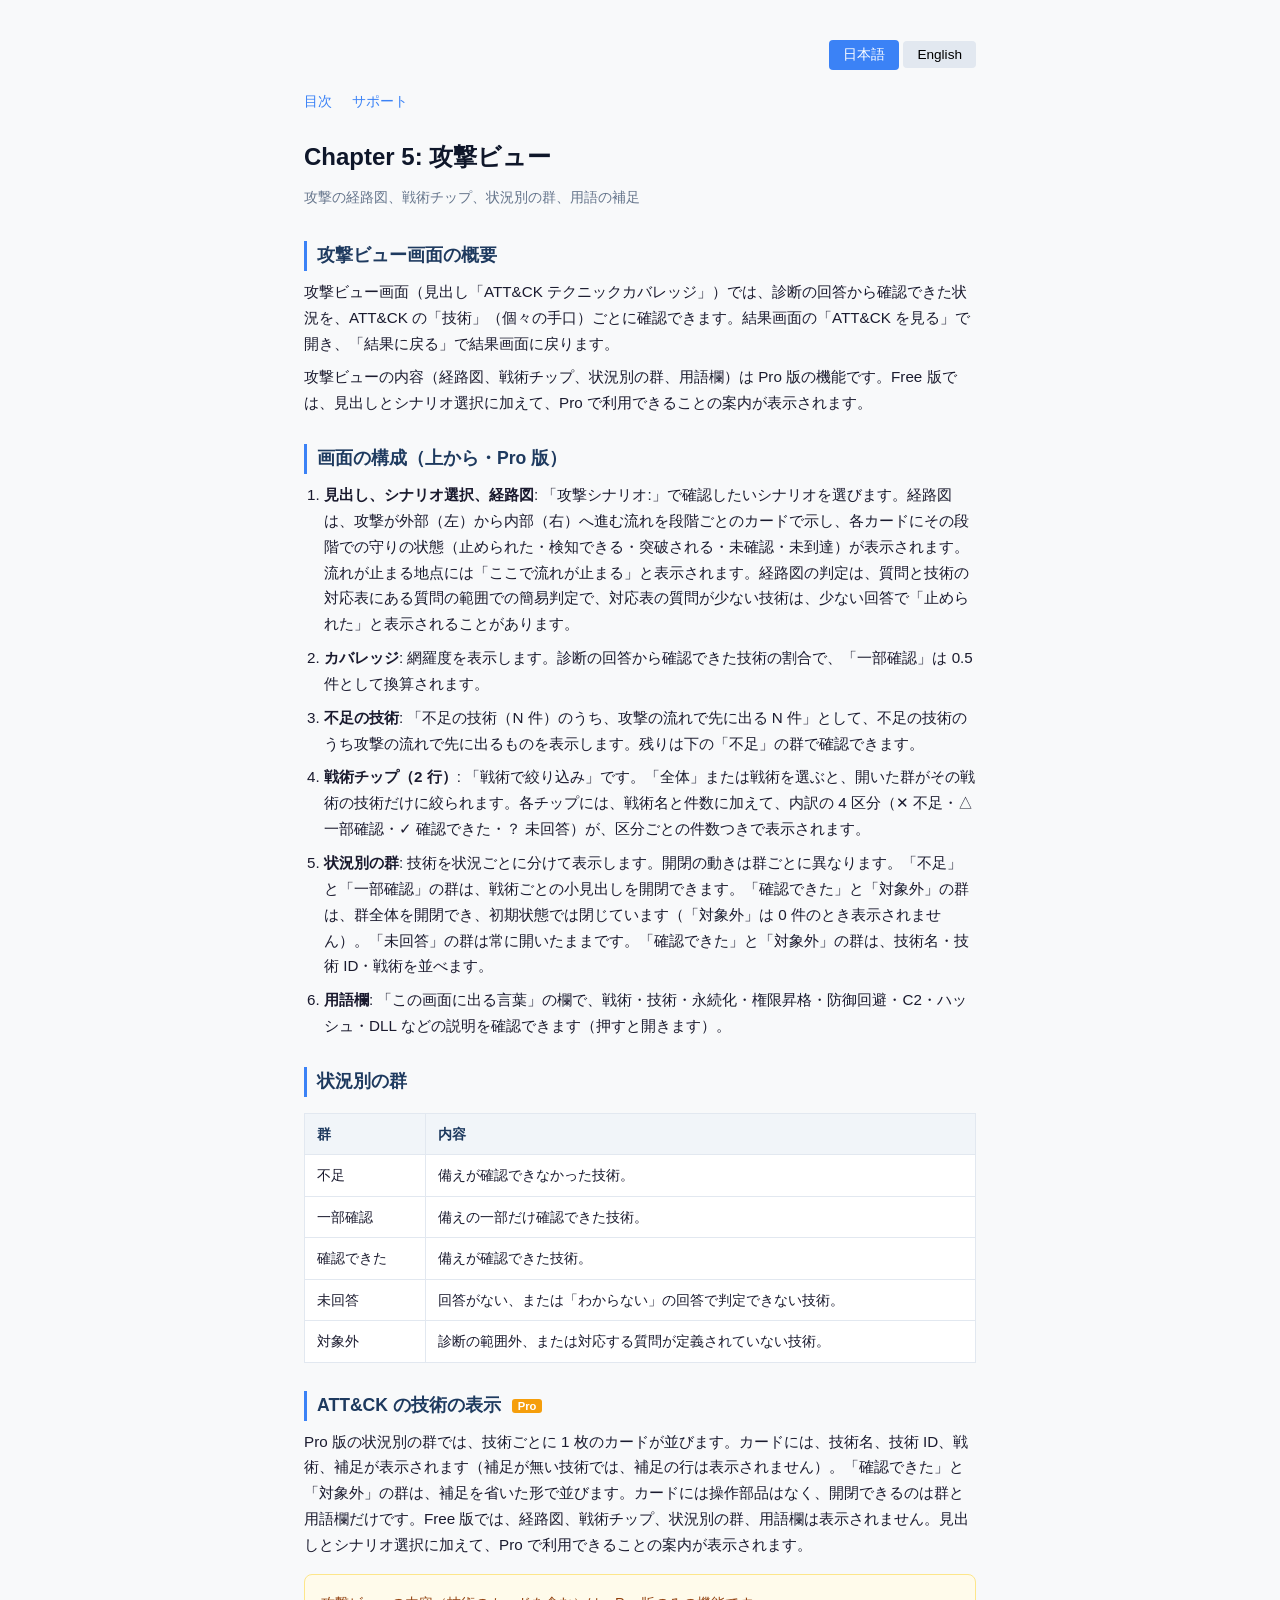
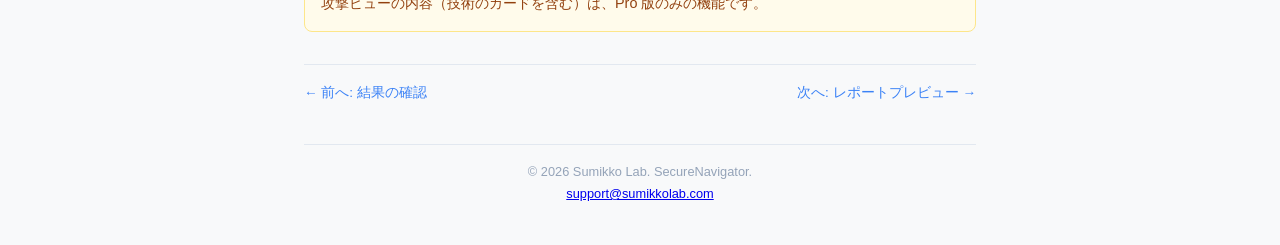
<file: manual/attack-view.html>
<!DOCTYPE html>
<html lang="ja">
<head>
<meta charset="UTF-8">
<meta name="viewport" content="width=device-width, initial-scale=1.0">
<title>攻撃ビュー | SecureNavigator マニュアル — Sumikko Lab</title>
<meta name="description" content="SecureNavigator の攻撃ビュー機能。攻撃の経路図、戦術チップ、状況別の群、用語の補足の見方を解説します（Pro 版の機能。Free 版では Pro の案内が表示されます）。">
<link rel="canonical" href="https://secure-navigator.sumikkolab.com/manual/attack-view.html">
<meta property="og:title" content="攻撃ビュー | SecureNavigator マニュアル — Sumikko Lab">
<meta property="og:description" content="SecureNavigator の攻撃ビュー機能。攻撃の経路図、戦術チップ、状況別の群、用語の補足の見方を解説します（Pro 版の機能。Free 版では Pro の案内が表示されます）。">
<meta property="og:url" content="https://secure-navigator.sumikkolab.com/manual/attack-view.html">
<meta property="og:type" content="website">
<meta property="og:locale" content="ja_JP">
<meta property="og:site_name" content="SecureNavigator — Sumikko Lab">
<meta property="og:image" content="https://secure-navigator.sumikkolab.com/assets/secure-navigator-icon.png">
<meta property="og:image:alt" content="SecureNavigator のアイコン">
<meta name="twitter:card" content="summary">
<link rel="stylesheet" href="styles.css">
</head>
<body>
<div class="container">
  <div class="lang-toggle">
    <button id="btn-ja" class="active" onclick="switchLang('ja')">日本語</button>
    <button id="btn-en" onclick="switchLang('en')">English</button>
  </div>

  <!-- 日本語 -->
  <div class="section-ja visible" id="content-ja">
    <div class="nav-links">
      <a href="./">目次</a>
      <a href="../support.html">サポート</a>
    </div>

    <h1>Chapter 5: 攻撃ビュー</h1>
    <p class="subtitle">攻撃の経路図、戦術チップ、状況別の群、用語の補足</p>

    <h2>攻撃ビュー画面の概要</h2>
    <p>攻撃ビュー画面（見出し「ATT&amp;CK テクニックカバレッジ」）では、診断の回答から確認できた状況を、ATT&amp;CK の「技術」（個々の手口）ごとに確認できます。結果画面の「ATT&amp;CK を見る」で開き、「結果に戻る」で結果画面に戻ります。</p>
    <p>攻撃ビューの内容（経路図、戦術チップ、状況別の群、用語欄）は Pro 版の機能です。Free 版では、見出しとシナリオ選択に加えて、Pro で利用できることの案内が表示されます。</p>

    <h2>画面の構成（上から・Pro 版）</h2>
    <ol>
      <li><strong>見出し、シナリオ選択、経路図</strong>: 「攻撃シナリオ:」で確認したいシナリオを選びます。経路図は、攻撃が外部（左）から内部（右）へ進む流れを段階ごとのカードで示し、各カードにその段階での守りの状態（止められた・検知できる・突破される・未確認・未到達）が表示されます。流れが止まる地点には「ここで流れが止まる」と表示されます。経路図の判定は、質問と技術の対応表にある質問の範囲での簡易判定で、対応表の質問が少ない技術は、少ない回答で「止められた」と表示されることがあります。</li>
      <li><strong>カバレッジ</strong>: 網羅度を表示します。診断の回答から確認できた技術の割合で、「一部確認」は 0.5 件として換算されます。</li>
      <li><strong>不足の技術</strong>: 「不足の技術（N 件）のうち、攻撃の流れで先に出る N 件」として、不足の技術のうち攻撃の流れで先に出るものを表示します。残りは下の「不足」の群で確認できます。</li>
      <li><strong>戦術チップ（2 行）</strong>: 「戦術で絞り込み」です。「全体」または戦術を選ぶと、開いた群がその戦術の技術だけに絞られます。各チップには、戦術名と件数に加えて、内訳の 4 区分（✕ 不足・△ 一部確認・✓ 確認できた・？ 未回答）が、区分ごとの件数つきで表示されます。</li>
      <li><strong>状況別の群</strong>: 技術を状況ごとに分けて表示します。開閉の動きは群ごとに異なります。「不足」と「一部確認」の群は、戦術ごとの小見出しを開閉できます。「確認できた」と「対象外」の群は、群全体を開閉でき、初期状態では閉じています（「対象外」は 0 件のとき表示されません）。「未回答」の群は常に開いたままです。「確認できた」と「対象外」の群は、技術名・技術 ID・戦術を並べます。</li>
      <li><strong>用語欄</strong>: 「この画面に出る言葉」の欄で、戦術・技術・永続化・権限昇格・防御回避・C2・ハッシュ・DLL などの説明を確認できます（押すと開きます）。</li>
    </ol>

    <h2>状況別の群</h2>
    <table class="manual-table">
      <tr><th>群</th><th>内容</th></tr>
      <tr><td>不足</td><td>備えが確認できなかった技術。</td></tr>
      <tr><td>一部確認</td><td>備えの一部だけ確認できた技術。</td></tr>
      <tr><td>確認できた</td><td>備えが確認できた技術。</td></tr>
      <tr><td>未回答</td><td>回答がない、または「わからない」の回答で判定できない技術。</td></tr>
      <tr><td>対象外</td><td>診断の範囲外、または対応する質問が定義されていない技術。</td></tr>
    </table>

    <h2>ATT&amp;CK の技術の表示 <span class="pro-badge">Pro</span></h2>
    <p>Pro 版の状況別の群では、技術ごとに 1 枚のカードが並びます。カードには、技術名、技術 ID、戦術、補足が表示されます（補足が無い技術では、補足の行は表示されません）。「確認できた」と「対象外」の群は、補足を省いた形で並びます。カードには操作部品はなく、開閉できるのは群と用語欄だけです。Free 版では、経路図、戦術チップ、状況別の群、用語欄は表示されません。見出しとシナリオ選択に加えて、Pro で利用できることの案内が表示されます。</p>

    <div class="warn-box">
      <p>攻撃ビューの内容（技術のカードを含む）は、Pro 版のみの機能です。</p>
    </div>
    <div class="chapter-nav">
      <a href="viewing-results.html">&larr; 前へ: 結果の確認</a>
      <a href="report-preview.html">次へ: レポートプレビュー &rarr;</a>
    </div>
  </div>

  <!-- English -->
  <div class="section-en" id="content-en">
    <div class="nav-links">
      <a href="./?lang=en">Table of Contents</a>
      <a href="../support.html?lang=en">Support</a>
    </div>

    <h1>Chapter 5: Attack View</h1>
    <p class="subtitle">Attack flow, tactic chips, status groups, glossary</p>

    <h2>Attack View Overview</h2>
    <p>The Attack View screen (titled "ATT&amp;CK technique coverage") shows the status confirmed from your answers for each ATT&amp;CK technique (an individual attacker method). Open it with "View ATT&amp;CK" on the Results screen, and return with "Back to results".</p>
    <p>The contents of the Attack View (attack flow, tactic chips, status groups, and terms) are Pro features. In the Free edition, the screen shows the heading and scenario selector, plus a note that these are available in Pro.</p>

    <h2>Screen Layout (top to bottom, Pro)</h2>
    <ol>
      <li><strong>Heading, scenario selector, and attack flow</strong>: Choose a scenario with "Attack Scenario:". The flow shows an attack moving from outside (left) to inside (right) as cards, one per stage, and each card shows the state of the defenses at that stage (Stopped, Detectable, Breached, Unconfirmed, Not reached). "The flow stops here" marks where the flow stops. The diagram gives a simple judgement within the questions linked to each technique in the question-to-technique mapping, so a technique with few linked questions may show as Stopped on few answers.</li>
      <li><strong>Coverage</strong>: Shows the share of techniques confirmed from your answers. "Partially confirmed" counts as 0.5.</li>
      <li><strong>Gap techniques</strong>: Shows "N of the M gap techniques that appear first in the attack flow". The rest are in the Gap group below.</li>
      <li><strong>Tactic chips (2 rows)</strong>: "Filter by tactic". Select "All" or a tactic to limit the open groups to that tactic's techniques. Each chip shows the tactic name and its count, plus a breakdown into four statuses with the count for each: ✕ Gap, △ Partially confirmed, ✓ Confirmed, and ? Unanswered.</li>
      <li><strong>Status groups</strong>: Techniques are split by status. Opening and closing works differently by group. In the Gap and Partially confirmed groups, you can open and close the subheading for each tactic. The Confirmed and Out of scope groups can be opened and closed as a whole, and start closed (Out of scope is hidden when it has 0 techniques). The Unanswered group is always open. The Confirmed and Out of scope groups list the technique name, technique ID, and tactic.</li>
      <li><strong>Terms</strong>: "Terms on this screen" explains tactic, technique, persistence, privilege escalation, defense evasion, C2, hash, DLL, and more (select to open).</li>
    </ol>

    <h2>Status Groups</h2>
    <table class="manual-table">
      <tr><th>Group</th><th>Meaning</th></tr>
      <tr><td>Gap</td><td>Techniques with no confirmed safeguard.</td></tr>
      <tr><td>Partially confirmed</td><td>Techniques with only some safeguards confirmed.</td></tr>
      <tr><td>Confirmed</td><td>Techniques with safeguards confirmed.</td></tr>
      <tr><td>Unanswered</td><td>Techniques that cannot be judged because the answer is missing or "Don't know".</td></tr>
      <tr><td>Out of scope</td><td>Techniques outside this assessment, or with no matching question defined.</td></tr>
    </table>

    <h2>How ATT&amp;CK Techniques Are Shown <span class="pro-badge">Pro</span></h2>
    <p>In the Pro edition, the status groups show one card per technique. Each card shows the technique name, technique ID, tactic, and a supplementary note (the note line is not shown for techniques without one). The Confirmed and Out of scope groups list techniques without the note. Cards have no controls; only the groups and the terms section can be opened and closed. The Free edition does not show the attack flow, tactic chips, status groups, or terms. It shows the heading and scenario selector, plus a note that these are available in Pro.</p>

    <div class="warn-box">
      <p>The contents of the Attack View, including the technique cards, are Pro-only features.</p>
    </div>
    <div class="chapter-nav">
      <a href="viewing-results.html?lang=en">&larr; Previous: Viewing Results</a>
      <a href="report-preview.html?lang=en">Next: Report Preview &rarr;</a>
    </div>
  </div>

  <div class="footer">
    &copy; 2026 Sumikko Lab. SecureNavigator.<br>
    <a href="mailto:support@sumikkolab.com">support@sumikkolab.com</a>
  </div>
</div>

<script>
function switchLang(lang) {
  document.getElementById('content-ja').classList.toggle('visible', lang === 'ja');
  document.getElementById('content-en').classList.toggle('visible', lang === 'en');
  document.getElementById('btn-ja').classList.toggle('active', lang === 'ja');
  document.getElementById('btn-en').classList.toggle('active', lang === 'en');
}
(function() {
  var params = new URLSearchParams(window.location.search);
  if (params.get('lang') === 'en') switchLang('en');
})();
</script>
</body>
</html>
</file>
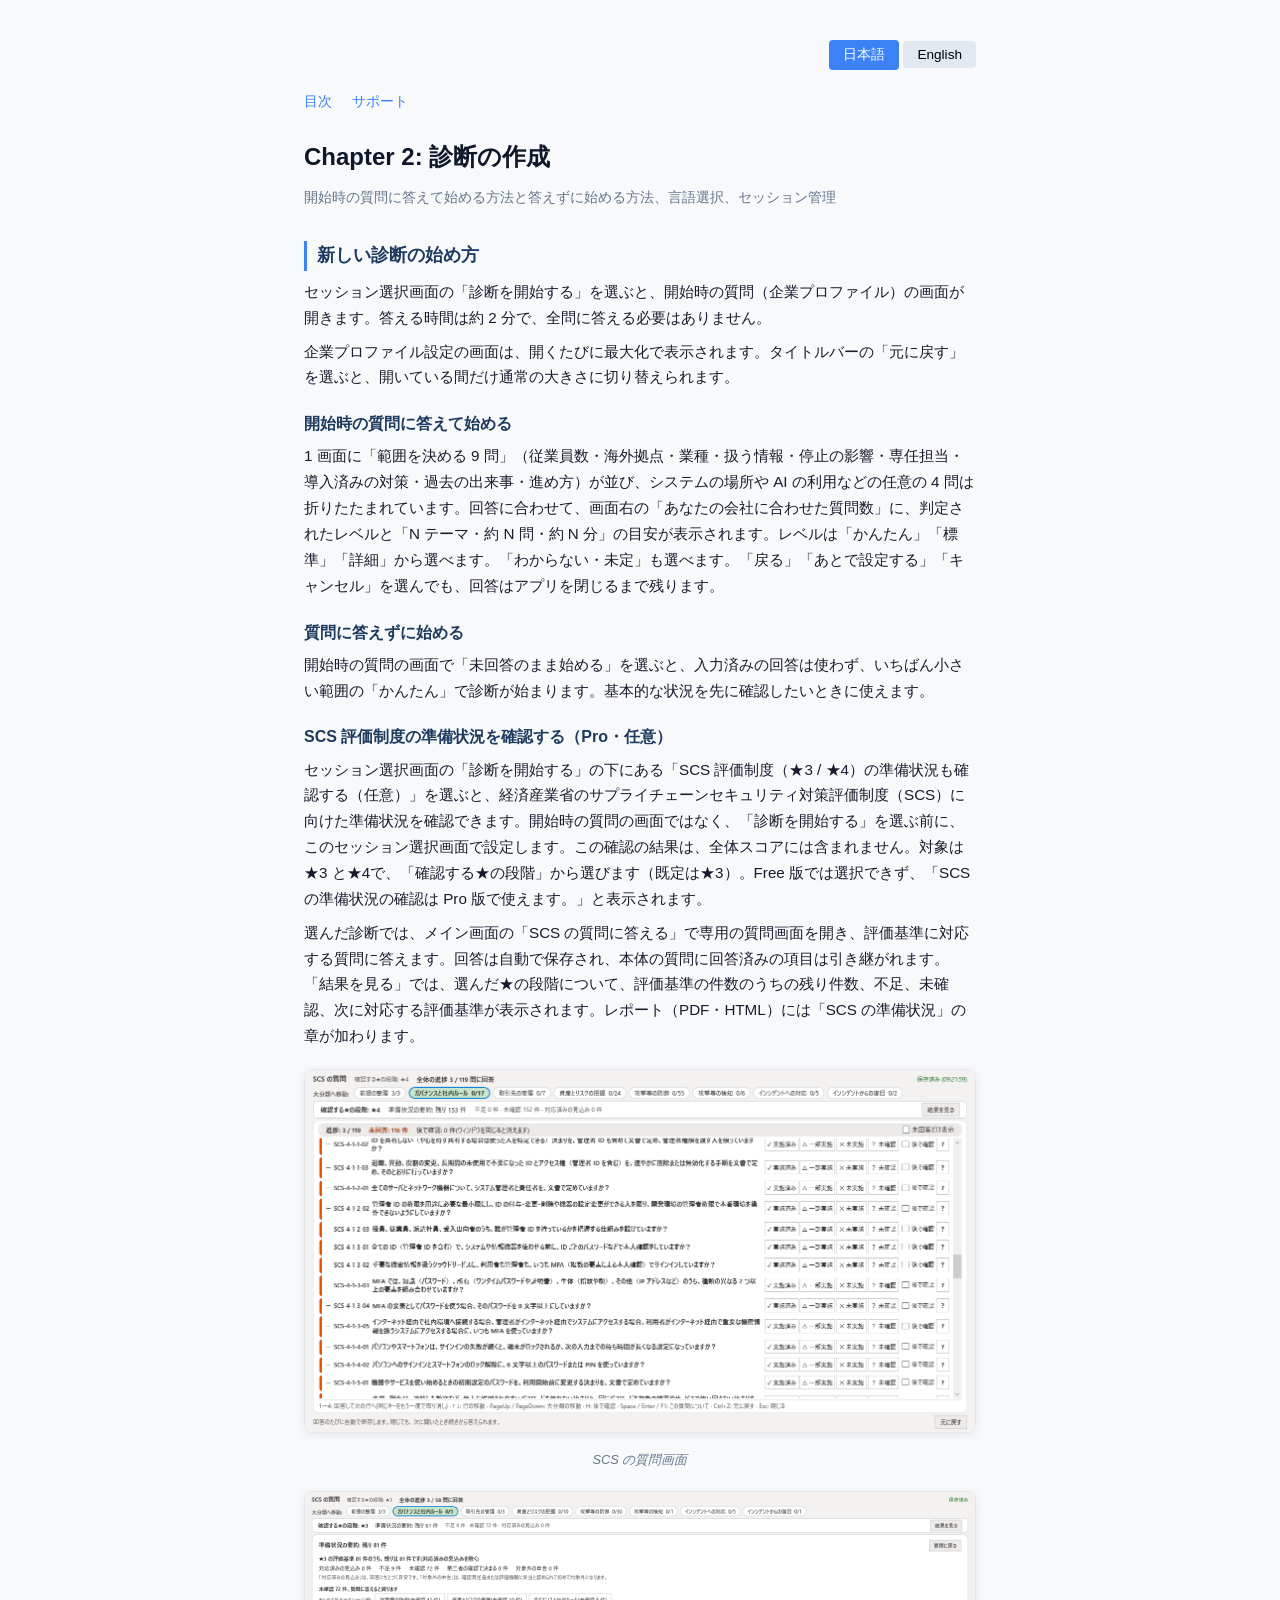
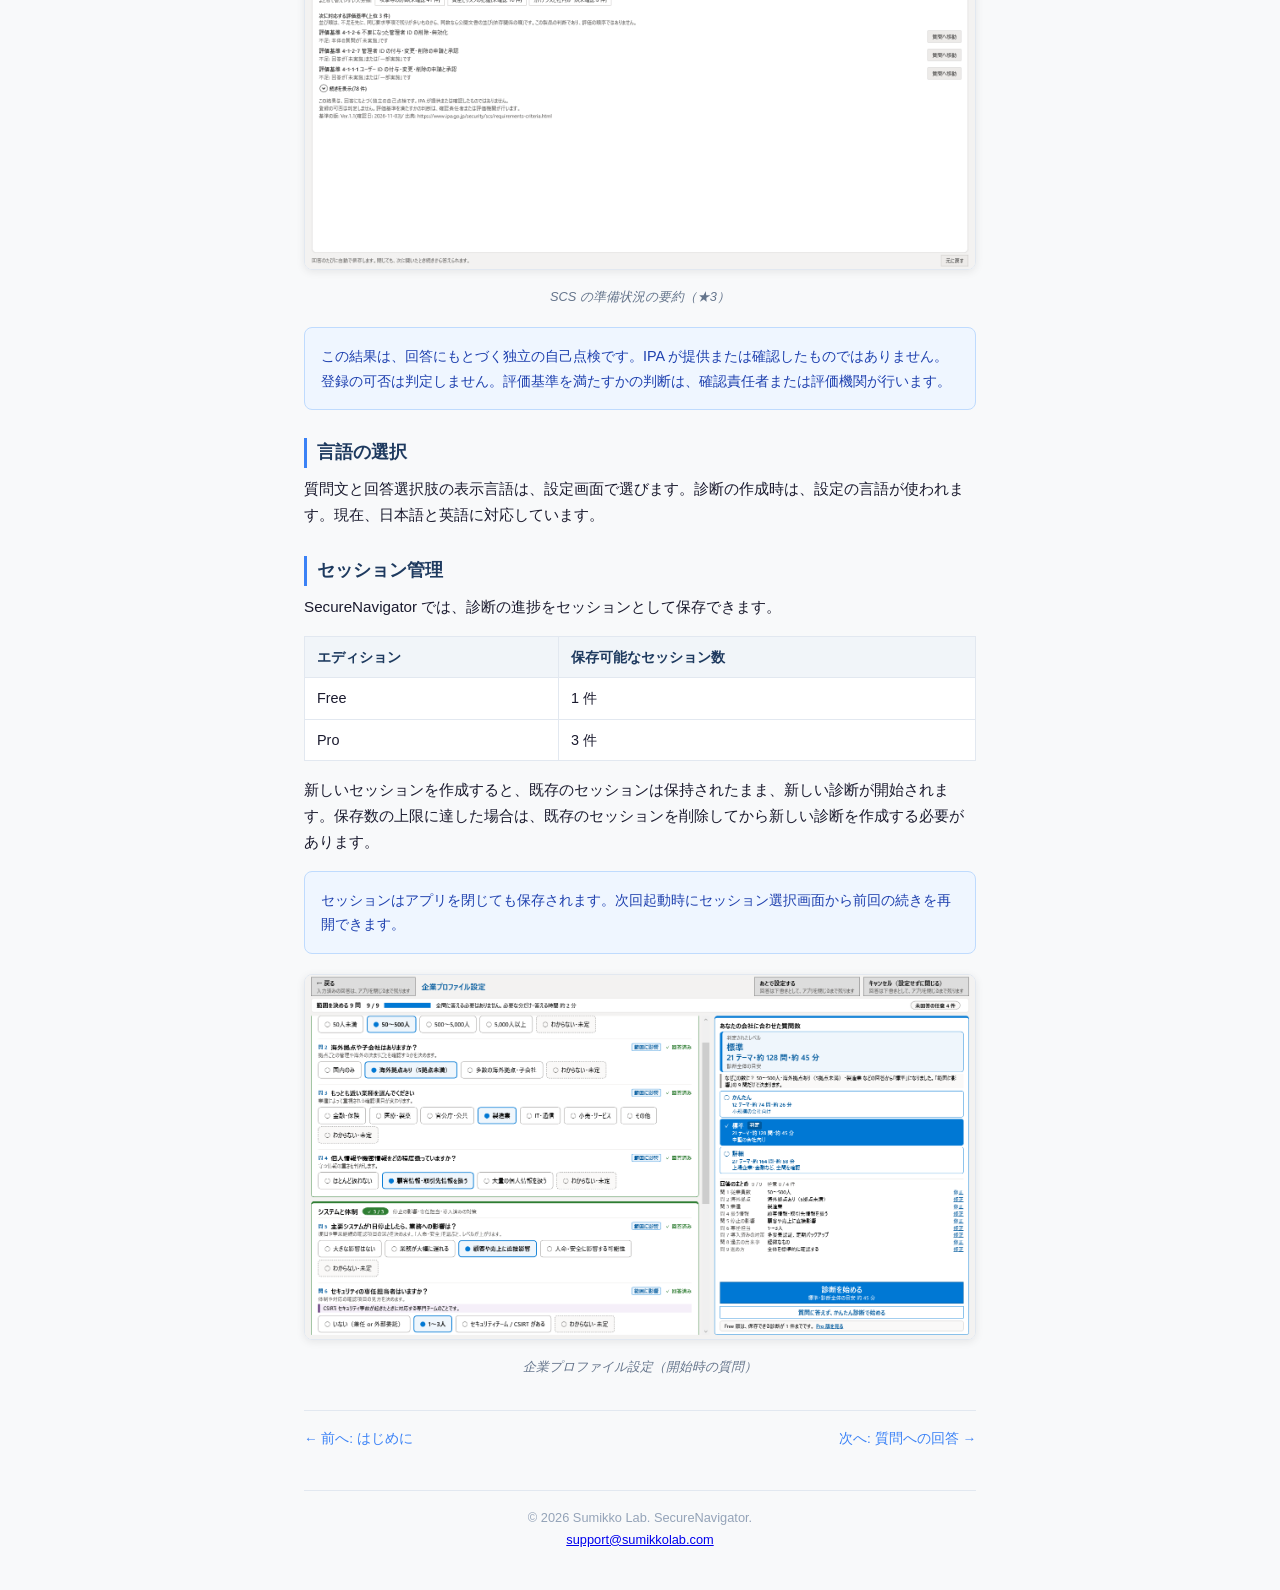
<file: manual/creating-assessment.html>
<!DOCTYPE html>
<html lang="ja">
<head>
<meta charset="UTF-8">
<meta name="viewport" content="width=device-width, initial-scale=1.0">
<title>診断の作成 | SecureNavigator マニュアル — Sumikko Lab</title>
<meta name="description" content="SecureNavigator の診断の作成方法。開始時の質問（約 2 分）に答えて始める方法と答えずに始める方法、言語の選択、セッション管理を解説します。">
<link rel="canonical" href="https://secure-navigator.sumikkolab.com/manual/creating-assessment.html">
<meta property="og:title" content="診断の作成 | SecureNavigator マニュアル — Sumikko Lab">
<meta property="og:description" content="SecureNavigator の診断の作成方法。開始時の質問（約 2 分）に答えて始める方法と答えずに始める方法、言語の選択、セッション管理を解説します。">
<meta property="og:url" content="https://secure-navigator.sumikkolab.com/manual/creating-assessment.html">
<meta property="og:type" content="website">
<meta property="og:locale" content="ja_JP">
<meta property="og:site_name" content="SecureNavigator — Sumikko Lab">
<meta property="og:image" content="https://secure-navigator.sumikkolab.com/assets/secure-navigator-icon.png">
<meta property="og:image:alt" content="SecureNavigator のアイコン">
<meta name="twitter:card" content="summary">
<link rel="stylesheet" href="styles.css">
</head>
<body>
<div class="container">
  <div class="lang-toggle">
    <button id="btn-ja" class="active" onclick="switchLang('ja')">日本語</button>
    <button id="btn-en" onclick="switchLang('en')">English</button>
  </div>

  <!-- 日本語 -->
  <div class="section-ja visible" id="content-ja">
    <div class="nav-links">
      <a href="./">目次</a>
      <a href="../support.html">サポート</a>
    </div>

    <h1>Chapter 2: 診断の作成</h1>
    <p class="subtitle">開始時の質問に答えて始める方法と答えずに始める方法、言語選択、セッション管理</p>

    <h2>新しい診断の始め方</h2>
    <p>セッション選択画面の「診断を開始する」を選ぶと、開始時の質問（企業プロファイル）の画面が開きます。答える時間は約 2 分で、全問に答える必要はありません。</p>
    <p>企業プロファイル設定の画面は、開くたびに最大化で表示されます。タイトルバーの「元に戻す」を選ぶと、開いている間だけ通常の大きさに切り替えられます。</p>

    <h3>開始時の質問に答えて始める</h3>
    <p>1 画面に「範囲を決める 9 問」（従業員数・海外拠点・業種・扱う情報・停止の影響・専任担当・導入済みの対策・過去の出来事・進め方）が並び、システムの場所や AI の利用などの任意の 4 問は折りたたまれています。回答に合わせて、画面右の「あなたの会社に合わせた質問数」に、判定されたレベルと「N テーマ・約 N 問・約 N 分」の目安が表示されます。レベルは「かんたん」「標準」「詳細」から選べます。「わからない・未定」も選べます。「戻る」「あとで設定する」「キャンセル」を選んでも、回答はアプリを閉じるまで残ります。</p>

    <h3>質問に答えずに始める</h3>
    <p>開始時の質問の画面で「未回答のまま始める」を選ぶと、入力済みの回答は使わず、いちばん小さい範囲の「かんたん」で診断が始まります。基本的な状況を先に確認したいときに使えます。</p>

    <h3>SCS 評価制度の準備状況を確認する（Pro・任意）</h3>
    <p>セッション選択画面の「診断を開始する」の下にある「SCS 評価制度（★3 / ★4）の準備状況も確認する（任意）」を選ぶと、経済産業省のサプライチェーンセキュリティ対策評価制度（SCS）に向けた準備状況を確認できます。開始時の質問の画面ではなく、「診断を開始する」を選ぶ前に、このセッション選択画面で設定します。この確認の結果は、全体スコアには含まれません。対象は★3 と★4で、「確認する★の段階」から選びます（既定は★3）。Free 版では選択できず、「SCS の準備状況の確認は Pro 版で使えます。」と表示されます。</p>
    <p>選んだ診断では、メイン画面の「SCS の質問に答える」で専用の質問画面を開き、評価基準に対応する質問に答えます。回答は自動で保存され、本体の質問に回答済みの項目は引き継がれます。「結果を見る」では、選んだ★の段階について、評価基準の件数のうちの残り件数、不足、未確認、次に対応する評価基準が表示されます。レポート（PDF・HTML）には「SCS の準備状況」の章が加わります。</p>
    <div class="screenshot">
      <img src="images/ja/scs-questions.png" alt="SCS の質問画面。質問の行ごとに、回答のボタンが表示されている">
      <div class="caption">SCS の質問画面</div>
    </div>
    <div class="screenshot">
      <img src="images/ja/scs-summary.png" alt="SCS の準備状況の要約。残り件数、不足、未確認、次に対応する評価基準が表示されている">
      <div class="caption">SCS の準備状況の要約（★3）</div>
    </div>
    <div class="info-box">
      <p>この結果は、回答にもとづく独立の自己点検です。IPA が提供または確認したものではありません。登録の可否は判定しません。評価基準を満たすかの判断は、確認責任者または評価機関が行います。</p>
    </div>

    <h2>言語の選択</h2>
    <p>質問文と回答選択肢の表示言語は、設定画面で選びます。診断の作成時は、設定の言語が使われます。現在、日本語と英語に対応しています。</p>

    <h2>セッション管理</h2>
    <p>SecureNavigator では、診断の進捗をセッションとして保存できます。</p>
    <table class="manual-table">
      <tr><th>エディション</th><th>保存可能なセッション数</th></tr>
      <tr><td>Free</td><td>1 件</td></tr>
      <tr><td>Pro</td><td>3 件</td></tr>
    </table>
    <p>新しいセッションを作成すると、既存のセッションは保持されたまま、新しい診断が開始されます。保存数の上限に達した場合は、既存のセッションを削除してから新しい診断を作成する必要があります。</p>

    <div class="info-box">
      <p>セッションはアプリを閉じても保存されます。次回起動時にセッション選択画面から前回の続きを再開できます。</p>
    </div>

    <div class="screenshot">
      <img src="images/ja/profile-wizard.png" alt="企業プロファイル設定。範囲を決める 9 問が 1 画面に並び、右に判定されたレベルと質問数の目安が表示されている">
      <div class="caption">企業プロファイル設定（開始時の質問）</div>
    </div>

    <div class="chapter-nav">
      <a href="getting-started.html">&larr; 前へ: はじめに</a>
      <a href="answering-questions.html">次へ: 質問への回答 &rarr;</a>
    </div>
  </div>

  <!-- English -->
  <div class="section-en" id="content-en">
    <div class="nav-links">
      <a href="./?lang=en">Table of Contents</a>
      <a href="../support.html?lang=en">Support</a>
    </div>

    <h1>Chapter 2: Creating an Assessment</h1>
    <p class="subtitle">Starting with or without the initial questions, language selection, session management</p>

    <h2>Starting a New Assessment</h2>
    <p>Select "Start Assessment" on the session selection screen to open the initial questions (company profile). They take about 2 minutes, and you do not have to answer all of them.</p>
    <p>The company profile setup opens maximized every time. Select the restore button on the title bar to switch to the normal size while it is open.</p>

    <h3>Start by Answering the Initial Questions</h3>
    <p>The 9 questions that set the scope (number of employees, overseas sites, industry, information handled, impact of an outage, dedicated security staff, measures in place, past incidents, and how to proceed) are shown on one screen, and 4 optional questions (such as where your systems run and AI use) are collapsed. As you answer, the "Number of questions for your company" panel on the right shows the level from your answers and an estimate of "N themes, about N questions, about N min". Choose from Quick, Standard, or Detailed. "Not sure / undecided" is also available. Your answers are kept until you close the app, even if you select Back, Set up later, or Cancel.</p>

    <h3>Start Without Answering</h3>
    <p>Select "Start without answers" on the initial questions screen to start with Quick, the smallest scope. Any answers you have entered are not used. This is useful when you want to check the basics first.</p>

    <h3>Check SCS Readiness (Pro, optional)</h3>
    <p>Select "Also check readiness for the SCS rating scheme (★3 / ★4) (optional)", below "Start Assessment" on the session selection screen, to check your readiness for the supply chain security rating scheme (SCS) of Japan's Ministry of Economy, Trade and Industry. Set it on this screen before you select "Start Assessment", not on the initial questions screen. This check is not included in the overall score. It covers ★3 and ★4: choose one under "Star level to check" (the default is ★3). In the Free edition, you cannot select it, and the screen shows "Checking SCS readiness is available in the Pro edition."</p>
    <p>For an assessment with this option, select "Answer SCS questions" on the main screen to open the dedicated question screen and answer the questions linked to the criteria. Answers are saved automatically, and items already answered in the main questions are carried over. "View results" shows, for the star level you chose, how many of the criteria remain, the gaps, the unconfirmed criteria, and the criteria to work on next. The report (PDF and HTML) gains an "SCS readiness" chapter.</p>
    <div class="screenshot">
      <img src="images/en/scs-questions.png" alt="The SCS question screen, with answer buttons on each question row">
      <div class="caption">SCS question screen</div>
    </div>
    <div class="info-box">
      <p>This result is an independent self-check based on your answers. IPA did not provide or review it. It does not decide whether you can be registered. The verifier or evaluation body decides whether the criteria are met.</p>
    </div>

    <h2>Language Selection</h2>
    <p>You choose the display language for questions and answer options in the Settings screen. When you create an assessment, the language set in Settings is used. Currently, Japanese and English are supported.</p>

    <h2>Session Management</h2>
    <p>SecureNavigator saves assessment progress as sessions.</p>
    <table class="manual-table">
      <tr><th>Edition</th><th>Maximum Saved Sessions</th></tr>
      <tr><td>Free</td><td>1</td></tr>
      <tr><td>Pro</td><td>3</td></tr>
    </table>
    <p>Creating a new session keeps existing sessions intact and starts a fresh assessment. If you reach the session limit, you must delete an existing session before creating a new one.</p>

    <div class="info-box">
      <p>Sessions are preserved when you close the application. You can resume your previous assessment from the session selection screen on the next launch.</p>
    </div>

    <div class="screenshot">
      <img src="images/en/profile-wizard.png" alt="Company profile settings. The 9 questions that set the scope are on one screen, and the panel on the right shows the level from your answers and the number of questions">
      <div class="caption">Company profile settings (initial questions)</div>
    </div>

    <div class="chapter-nav">
      <a href="getting-started.html?lang=en">&larr; Previous: Getting Started</a>
      <a href="answering-questions.html?lang=en">Next: Answering Questions &rarr;</a>
    </div>
  </div>

  <div class="footer">
    &copy; 2026 Sumikko Lab. SecureNavigator.<br>
    <a href="mailto:support@sumikkolab.com">support@sumikkolab.com</a>
  </div>
</div>

<script>
function switchLang(lang) {
  document.getElementById('content-ja').classList.toggle('visible', lang === 'ja');
  document.getElementById('content-en').classList.toggle('visible', lang === 'en');
  document.getElementById('btn-ja').classList.toggle('active', lang === 'ja');
  document.getElementById('btn-en').classList.toggle('active', lang === 'en');
}
(function() {
  var params = new URLSearchParams(window.location.search);
  if (params.get('lang') === 'en') switchLang('en');
})();
</script>
</body>
</html>
</file>
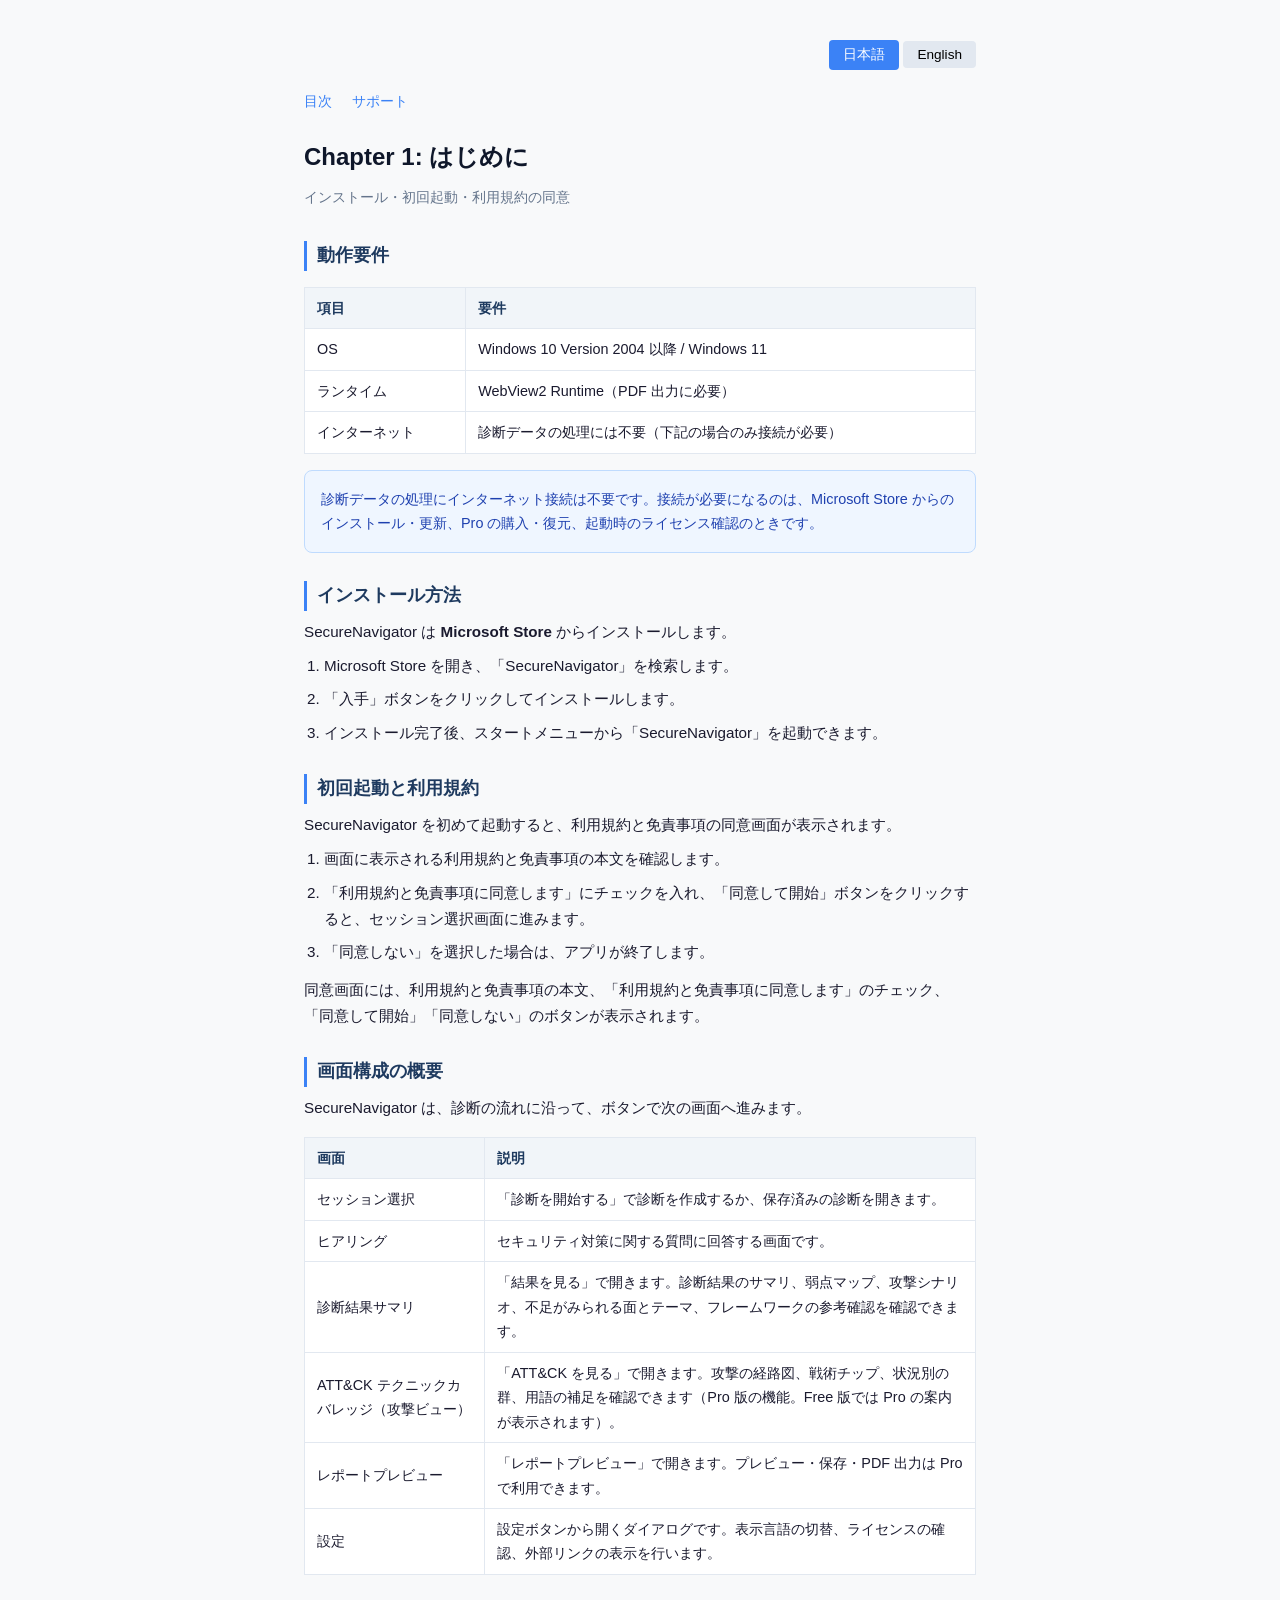
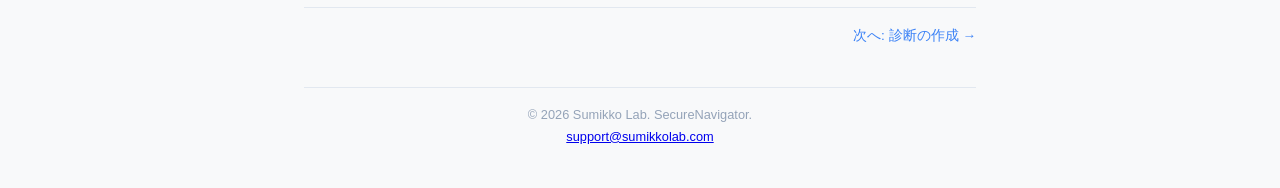
<file: manual/getting-started.html>
<!DOCTYPE html>
<html lang="ja">
<head>
<meta charset="UTF-8">
<meta name="viewport" content="width=device-width, initial-scale=1.0">
<title>はじめに | SecureNavigator マニュアル — Sumikko Lab</title>
<meta name="description" content="SecureNavigator のインストール方法と初回起動。Microsoft Store からのインストール、利用規約の同意、画面構成の概要を解説します。">
<link rel="canonical" href="https://secure-navigator.sumikkolab.com/manual/getting-started.html">
<meta property="og:title" content="はじめに | SecureNavigator マニュアル — Sumikko Lab">
<meta property="og:description" content="SecureNavigator のインストール方法と初回起動。Microsoft Store からのインストール、利用規約の同意、画面構成の概要を解説します。">
<meta property="og:url" content="https://secure-navigator.sumikkolab.com/manual/getting-started.html">
<meta property="og:type" content="website">
<meta property="og:locale" content="ja_JP">
<meta property="og:site_name" content="SecureNavigator — Sumikko Lab">
<meta property="og:image" content="https://secure-navigator.sumikkolab.com/assets/secure-navigator-icon.png">
<meta property="og:image:alt" content="SecureNavigator のアイコン">
<meta name="twitter:card" content="summary">
<link rel="stylesheet" href="styles.css">
</head>
<body>
<div class="container">
  <div class="lang-toggle">
    <button id="btn-ja" class="active" onclick="switchLang('ja')">日本語</button>
    <button id="btn-en" onclick="switchLang('en')">English</button>
  </div>

  <!-- 日本語 -->
  <div class="section-ja visible" id="content-ja">
    <div class="nav-links">
      <a href="./">目次</a>
      <a href="../support.html">サポート</a>
    </div>

    <h1>Chapter 1: はじめに</h1>
    <p class="subtitle">インストール・初回起動・利用規約の同意</p>

    <h2>動作要件</h2>
    <table class="manual-table">
      <tr><th>項目</th><th>要件</th></tr>
      <tr><td>OS</td><td>Windows 10 Version 2004 以降 / Windows 11</td></tr>
      <tr><td>ランタイム</td><td>WebView2 Runtime（PDF 出力に必要）</td></tr>
      <tr><td>インターネット</td><td>診断データの処理には不要（下記の場合のみ接続が必要）</td></tr>
    </table>

    <div class="info-box">
      <p>診断データの処理にインターネット接続は不要です。接続が必要になるのは、Microsoft Store からのインストール・更新、Pro の購入・復元、起動時のライセンス確認のときです。</p>
    </div>

    <h2>インストール方法</h2>
    <p>SecureNavigator は <strong>Microsoft Store</strong> からインストールします。</p>
    <ol>
      <li>Microsoft Store を開き、「SecureNavigator」を検索します。</li>
      <li>「入手」ボタンをクリックしてインストールします。</li>
      <li>インストール完了後、スタートメニューから「SecureNavigator」を起動できます。</li>
    </ol>

    <h2>初回起動と利用規約</h2>
    <p>SecureNavigator を初めて起動すると、利用規約と免責事項の同意画面が表示されます。</p>
    <ol>
      <li>画面に表示される利用規約と免責事項の本文を確認します。</li>
      <li>「利用規約と免責事項に同意します」にチェックを入れ、「同意して開始」ボタンをクリックすると、セッション選択画面に進みます。</li>
      <li>「同意しない」を選択した場合は、アプリが終了します。</li>
    </ol>

    <p>同意画面には、利用規約と免責事項の本文、「利用規約と免責事項に同意します」のチェック、「同意して開始」「同意しない」のボタンが表示されます。</p>

    <h2>画面構成の概要</h2>
    <p>SecureNavigator は、診断の流れに沿って、ボタンで次の画面へ進みます。</p>
    <table class="manual-table">
      <tr><th>画面</th><th>説明</th></tr>
      <tr><td>セッション選択</td><td>「診断を開始する」で診断を作成するか、保存済みの診断を開きます。</td></tr>
      <tr><td>ヒアリング</td><td>セキュリティ対策に関する質問に回答する画面です。</td></tr>
      <tr><td>診断結果サマリ</td><td>「結果を見る」で開きます。診断結果のサマリ、弱点マップ、攻撃シナリオ、不足がみられる面とテーマ、フレームワークの参考確認を確認できます。</td></tr>
      <tr><td>ATT&amp;CK テクニックカバレッジ（攻撃ビュー）</td><td>「ATT&amp;CK を見る」で開きます。攻撃の経路図、戦術チップ、状況別の群、用語の補足を確認できます（Pro 版の機能。Free 版では Pro の案内が表示されます）。</td></tr>
      <tr><td>レポートプレビュー</td><td>「レポートプレビュー」で開きます。プレビュー・保存・PDF 出力は Pro で利用できます。</td></tr>
      <tr><td>設定</td><td>設定ボタンから開くダイアログです。表示言語の切替、ライセンスの確認、外部リンクの表示を行います。</td></tr>
    </table>

    <div class="chapter-nav">
      <span></span>
      <a href="creating-assessment.html">次へ: 診断の作成 &rarr;</a>
    </div>
  </div>

  <!-- English -->
  <div class="section-en" id="content-en">
    <div class="nav-links">
      <a href="./?lang=en">Table of Contents</a>
      <a href="../support.html?lang=en">Support</a>
    </div>

    <h1>Chapter 1: Getting Started</h1>
    <p class="subtitle">Installation, first launch, and terms acceptance</p>

    <h2>System Requirements</h2>
    <table class="manual-table">
      <tr><th>Item</th><th>Requirement</th></tr>
      <tr><td>OS</td><td>Windows 10 Version 2004 or later / Windows 11</td></tr>
      <tr><td>Runtime</td><td>WebView2 Runtime (required for PDF export)</td></tr>
      <tr><td>Internet</td><td>Not required for assessments (needed only in the cases below)</td></tr>
    </table>

    <div class="info-box">
      <p>Assessments run without an internet connection. A connection is needed only for installing or updating through the Microsoft Store, purchasing or restoring Pro, and the license check at startup.</p>
    </div>

    <h2>Installation</h2>
    <p>SecureNavigator is installed from the <strong>Microsoft Store</strong>.</p>
    <ol>
      <li>Open the Microsoft Store and search for "SecureNavigator".</li>
      <li>Click "Get" to install the application.</li>
      <li>After installation, launch "SecureNavigator" from the Start menu.</li>
    </ol>

    <h2>First Launch and Terms Acceptance</h2>
    <p>When you launch SecureNavigator for the first time, the Terms of Use and Disclaimer acceptance screen is displayed.</p>
    <ol>
      <li>Review the text of the Terms of Use and Disclaimer displayed on the screen.</li>
      <li>Check "I agree to the Terms of Use and Disclaimer", then click "Accept and Start" to proceed to the session selection screen.</li>
      <li>If you select "Decline", the application exits.</li>
    </ol>

    <h2>Screen Overview</h2>
    <p>SecureNavigator guides you through the screens with buttons, following the flow of the assessment.</p>
    <table class="manual-table">
      <tr><th>Screen</th><th>Description</th></tr>
      <tr><td>Session Selection</td><td>Start a new assessment with "Start Assessment", or open a saved assessment.</td></tr>
      <tr><td>Hearing</td><td>Answer questions about your organization's security controls.</td></tr>
      <tr><td>Diagnosis results summary</td><td>Opened with "View results". View the result summary, weakness map, attack scenarios, layers and themes with gaps, and framework reference checks.</td></tr>
      <tr><td>ATT&amp;CK technique coverage (Attack View)</td><td>Opened with "View ATT&amp;CK". See the attack flow, tactic chips, status groups, and glossary (Pro feature; the Free edition shows a note about Pro).</td></tr>
      <tr><td>Report Preview</td><td>Opened with "Report preview". Preview, saving, and PDF export are available in Pro.</td></tr>
      <tr><td>Settings</td><td>A dialog opened from the settings button. Switch the display language, check the license, and open external links.</td></tr>
    </table>

    <div class="chapter-nav">
      <span></span>
      <a href="creating-assessment.html?lang=en">Next: Creating an Assessment &rarr;</a>
    </div>
  </div>

  <div class="footer">
    &copy; 2026 Sumikko Lab. SecureNavigator.<br>
    <a href="mailto:support@sumikkolab.com">support@sumikkolab.com</a>
  </div>
</div>

<script>
function switchLang(lang) {
  document.getElementById('content-ja').classList.toggle('visible', lang === 'ja');
  document.getElementById('content-en').classList.toggle('visible', lang === 'en');
  document.getElementById('btn-ja').classList.toggle('active', lang === 'ja');
  document.getElementById('btn-en').classList.toggle('active', lang === 'en');
}
(function() {
  var params = new URLSearchParams(window.location.search);
  if (params.get('lang') === 'en') switchLang('en');
})();
</script>
</body>
</html>
</file>
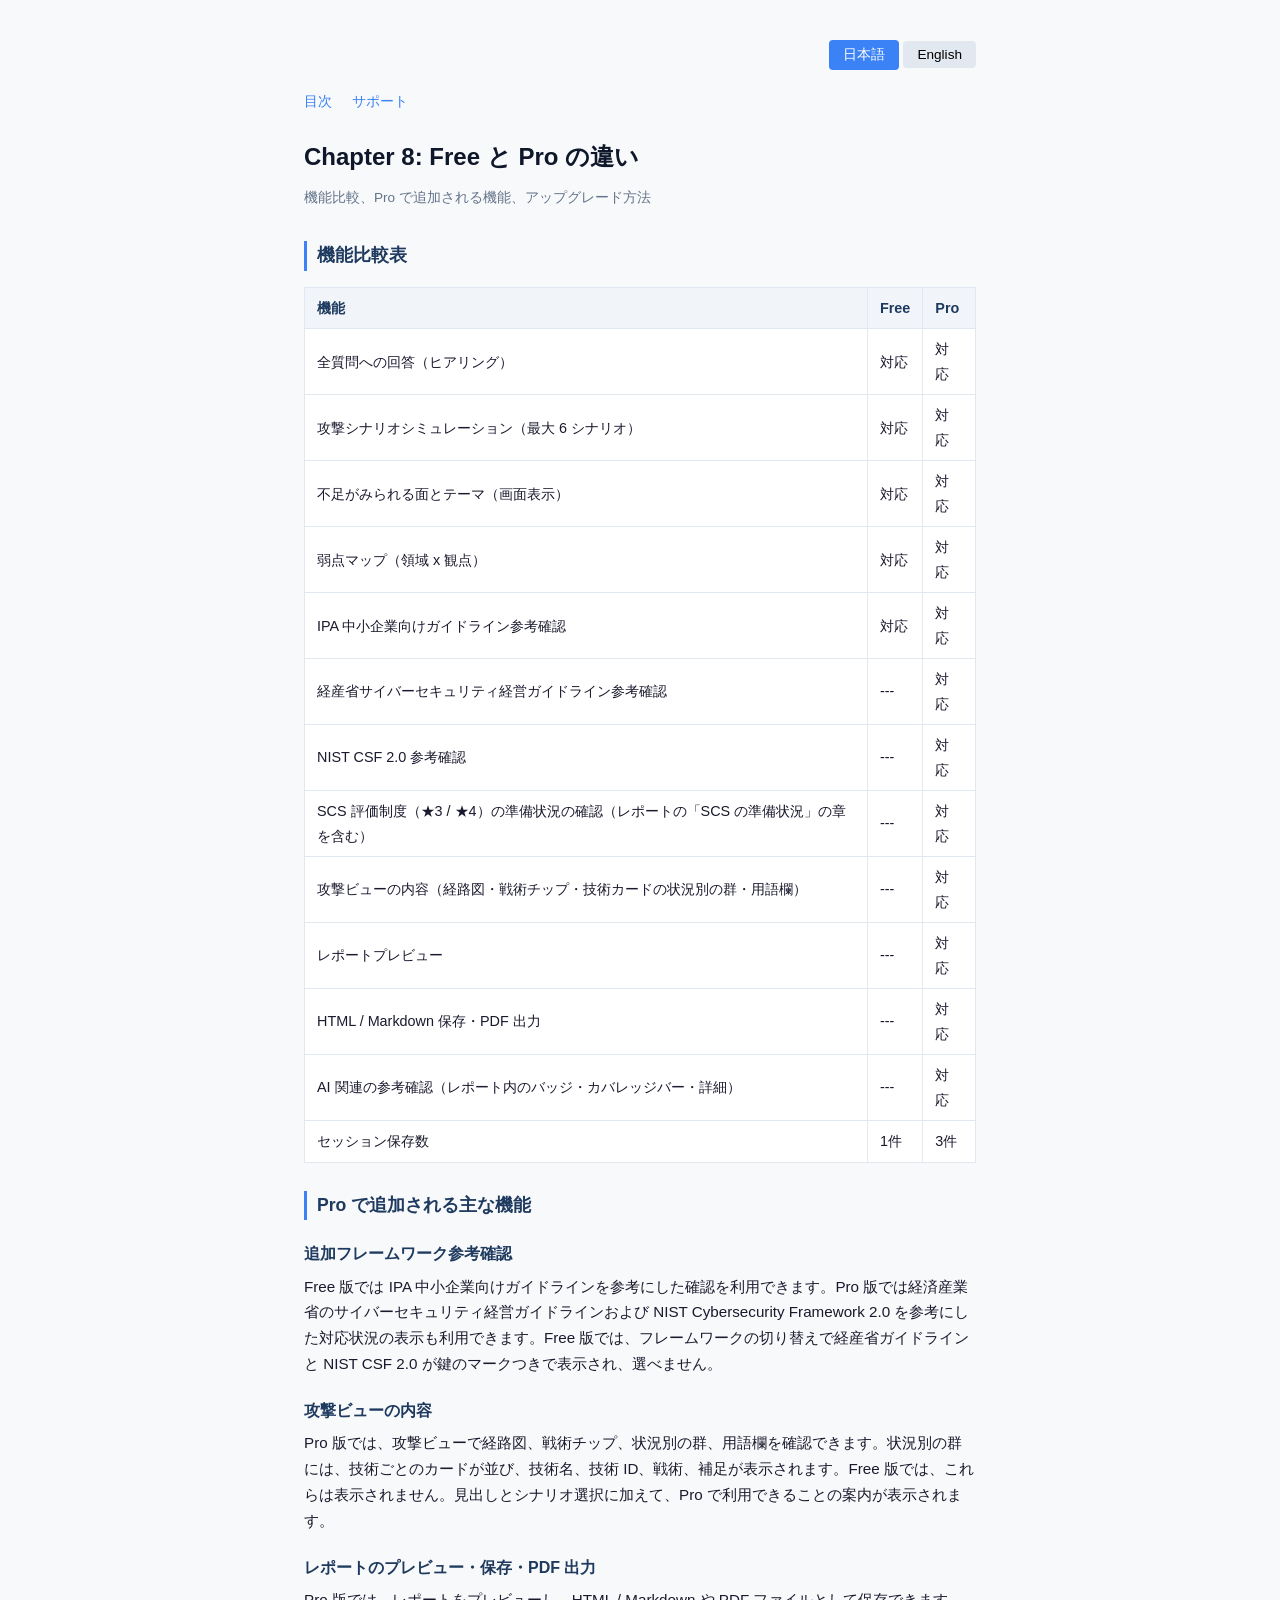
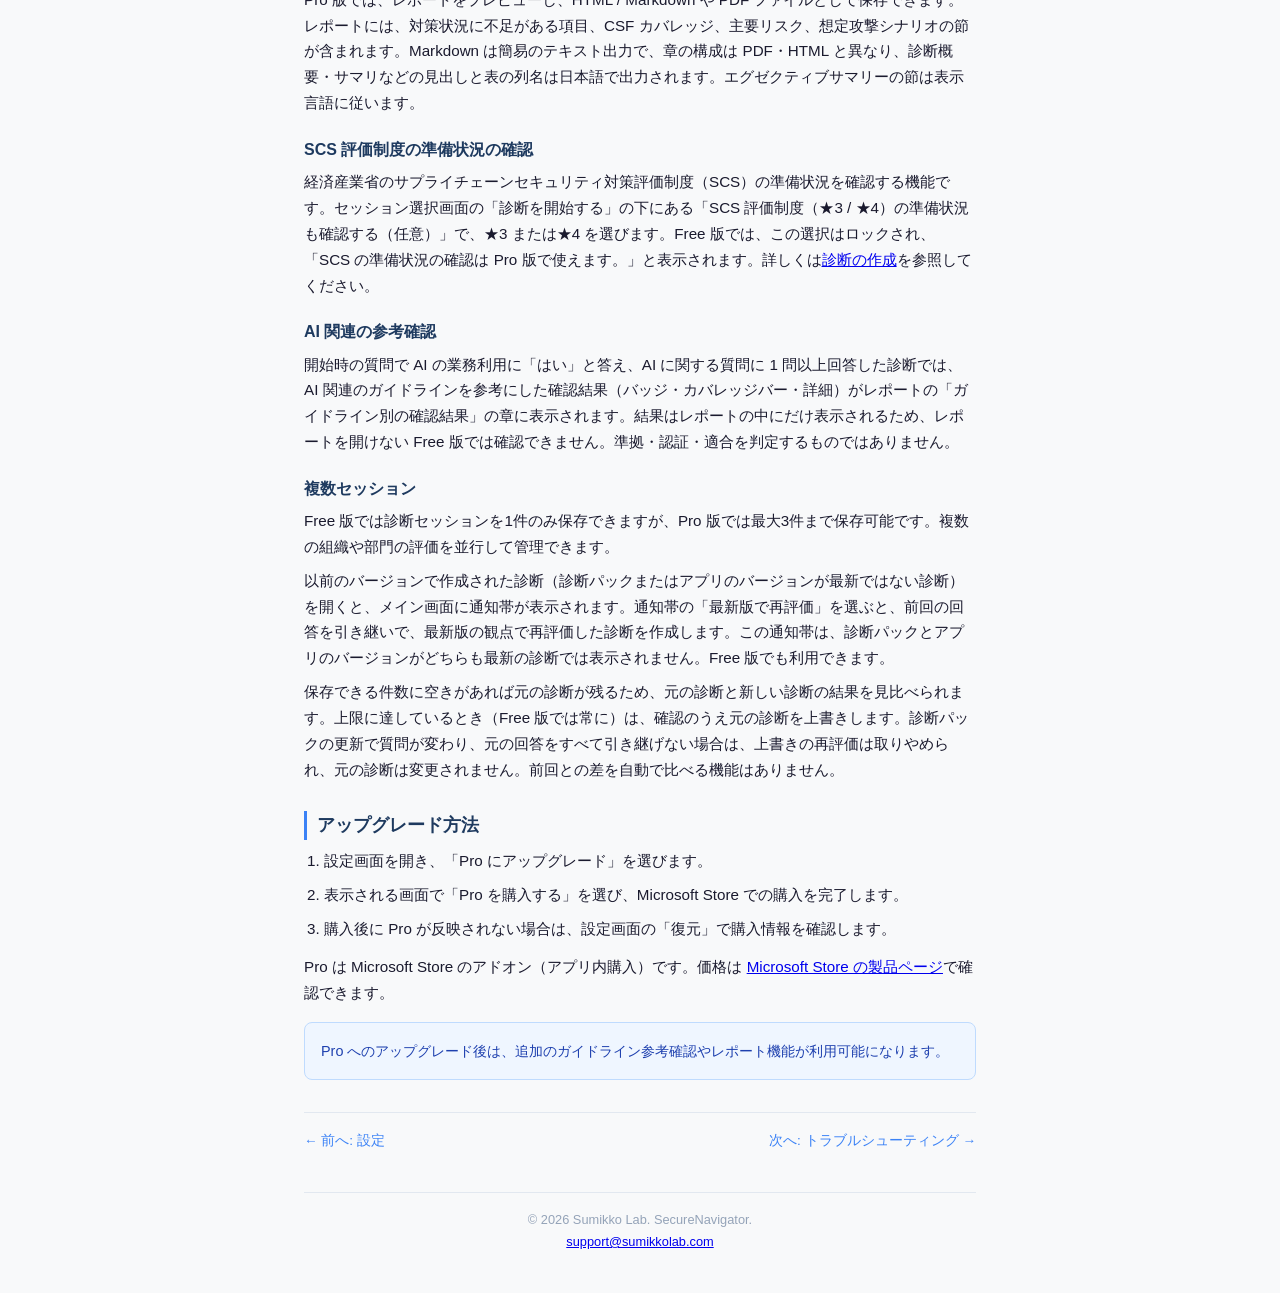
<file: manual/pro-features.html>
<!DOCTYPE html>
<html lang="ja">
<head>
<meta charset="UTF-8">
<meta name="viewport" content="width=device-width, initial-scale=1.0">
<title>Free vs Pro | SecureNavigator マニュアル — Sumikko Lab</title>
<meta name="description" content="SecureNavigator のFree版とPro版の機能比較。Pro版で利用できるレポート保存・PDF出力、攻撃ビューの内容、複数の診断の保存を解説します。">
<link rel="canonical" href="https://secure-navigator.sumikkolab.com/manual/pro-features.html">
<meta property="og:title" content="Free vs Pro | SecureNavigator マニュアル — Sumikko Lab">
<meta property="og:description" content="SecureNavigator のFree版とPro版の機能比較。Pro版で利用できるレポート保存・PDF出力、攻撃ビューの内容、複数の診断の保存を解説します。">
<meta property="og:url" content="https://secure-navigator.sumikkolab.com/manual/pro-features.html">
<meta property="og:type" content="website">
<meta property="og:locale" content="ja_JP">
<meta property="og:site_name" content="SecureNavigator — Sumikko Lab">
<meta property="og:image" content="https://secure-navigator.sumikkolab.com/assets/secure-navigator-icon.png">
<meta property="og:image:alt" content="SecureNavigator のアイコン">
<meta name="twitter:card" content="summary">
<link rel="stylesheet" href="styles.css">
</head>
<body>
<div class="container">
  <div class="lang-toggle">
    <button id="btn-ja" class="active" onclick="switchLang('ja')">日本語</button>
    <button id="btn-en" onclick="switchLang('en')">English</button>
  </div>

  <!-- 日本語 -->
  <div class="section-ja visible" id="content-ja">
    <div class="nav-links">
      <a href="./">目次</a>
      <a href="../support.html">サポート</a>
    </div>

    <h1>Chapter 8: Free と Pro の違い</h1>
    <p class="subtitle">機能比較、Pro で追加される機能、アップグレード方法</p>

    <h2>機能比較表</h2>
    <table class="manual-table">
      <tr><th>機能</th><th>Free</th><th>Pro</th></tr>
      <tr><td>全質問への回答（ヒアリング）</td><td>対応</td><td>対応</td></tr>
      <tr><td>攻撃シナリオシミュレーション（最大 6 シナリオ）</td><td>対応</td><td>対応</td></tr>
      <tr><td>不足がみられる面とテーマ（画面表示）</td><td>対応</td><td>対応</td></tr>
      <tr><td>弱点マップ（領域 x 観点）</td><td>対応</td><td>対応</td></tr>
      <tr><td>IPA 中小企業向けガイドライン参考確認</td><td>対応</td><td>対応</td></tr>
      <tr><td>経産省サイバーセキュリティ経営ガイドライン参考確認</td><td>---</td><td>対応</td></tr>
      <tr><td>NIST CSF 2.0 参考確認</td><td>---</td><td>対応</td></tr>
      <tr><td>SCS 評価制度（★3 / ★4）の準備状況の確認（レポートの「SCS の準備状況」の章を含む）</td><td>---</td><td>対応</td></tr>
      <tr><td>攻撃ビューの内容（経路図・戦術チップ・技術カードの状況別の群・用語欄）</td><td>---</td><td>対応</td></tr>
      <tr><td>レポートプレビュー</td><td>---</td><td>対応</td></tr>
      <tr><td>HTML / Markdown 保存・PDF 出力</td><td>---</td><td>対応</td></tr>
      <tr><td>AI 関連の参考確認（レポート内のバッジ・カバレッジバー・詳細）</td><td>---</td><td>対応</td></tr>
      <tr><td>セッション保存数</td><td>1件</td><td>3件</td></tr>
    </table>

    <h2>Pro で追加される主な機能</h2>

    <h3>追加フレームワーク参考確認</h3>
    <p>Free 版では IPA 中小企業向けガイドラインを参考にした確認を利用できます。Pro 版では経済産業省のサイバーセキュリティ経営ガイドラインおよび NIST Cybersecurity Framework 2.0 を参考にした対応状況の表示も利用できます。Free 版では、フレームワークの切り替えで経産省ガイドラインと NIST CSF 2.0 が鍵のマークつきで表示され、選べません。</p>

    <h3>攻撃ビューの内容</h3>
    <p>Pro 版では、攻撃ビューで経路図、戦術チップ、状況別の群、用語欄を確認できます。状況別の群には、技術ごとのカードが並び、技術名、技術 ID、戦術、補足が表示されます。Free 版では、これらは表示されません。見出しとシナリオ選択に加えて、Pro で利用できることの案内が表示されます。</p>

    <h3>レポートのプレビュー・保存・PDF 出力</h3>
    <p>Pro 版では、レポートをプレビューし、HTML / Markdown や PDF ファイルとして保存できます。レポートには、対策状況に不足がある項目、CSF カバレッジ、主要リスク、想定攻撃シナリオの節が含まれます。Markdown は簡易のテキスト出力で、章の構成は PDF・HTML と異なり、診断概要・サマリなどの見出しと表の列名は日本語で出力されます。エグゼクティブサマリーの節は表示言語に従います。</p>

    <h3>SCS 評価制度の準備状況の確認</h3>
    <p>経済産業省のサプライチェーンセキュリティ対策評価制度（SCS）の準備状況を確認する機能です。セッション選択画面の「診断を開始する」の下にある「SCS 評価制度（★3 / ★4）の準備状況も確認する（任意）」で、★3 または★4 を選びます。Free 版では、この選択はロックされ、「SCS の準備状況の確認は Pro 版で使えます。」と表示されます。詳しくは<a href="creating-assessment.html">診断の作成</a>を参照してください。</p>

    <h3>AI 関連の参考確認</h3>
    <p>開始時の質問で AI の業務利用に「はい」と答え、AI に関する質問に 1 問以上回答した診断では、AI 関連のガイドラインを参考にした確認結果（バッジ・カバレッジバー・詳細）がレポートの「ガイドライン別の確認結果」の章に表示されます。結果はレポートの中にだけ表示されるため、レポートを開けない Free 版では確認できません。準拠・認証・適合を判定するものではありません。</p>

    <h3>複数セッション</h3>
    <p>Free 版では診断セッションを1件のみ保存できますが、Pro 版では最大3件まで保存可能です。複数の組織や部門の評価を並行して管理できます。</p>
    <p>以前のバージョンで作成された診断（診断パックまたはアプリのバージョンが最新ではない診断）を開くと、メイン画面に通知帯が表示されます。通知帯の「最新版で再評価」を選ぶと、前回の回答を引き継いで、最新版の観点で再評価した診断を作成します。この通知帯は、診断パックとアプリのバージョンがどちらも最新の診断では表示されません。Free 版でも利用できます。</p>
    <p>保存できる件数に空きがあれば元の診断が残るため、元の診断と新しい診断の結果を見比べられます。上限に達しているとき（Free 版では常に）は、確認のうえ元の診断を上書きします。診断パックの更新で質問が変わり、元の回答をすべて引き継げない場合は、上書きの再評価は取りやめられ、元の診断は変更されません。前回との差を自動で比べる機能はありません。</p>

    <h2>アップグレード方法</h2>
    <ol>
      <li>設定画面を開き、「Pro にアップグレード」を選びます。</li>
      <li>表示される画面で「Pro を購入する」を選び、Microsoft Store での購入を完了します。</li>
      <li>購入後に Pro が反映されない場合は、設定画面の「復元」で購入情報を確認します。</li>
    </ol>
    <p>Pro は Microsoft Store のアドオン（アプリ内購入）です。価格は <a href="https://apps.microsoft.com/detail/9N7MGPLZW5V4">Microsoft Store の製品ページ</a>で確認できます。</p>

    <div class="info-box">
      <p>Pro へのアップグレード後は、追加のガイドライン参考確認やレポート機能が利用可能になります。</p>
    </div>

    <div class="chapter-nav">
      <a href="settings.html">&larr; 前へ: 設定</a>
      <a href="troubleshooting.html">次へ: トラブルシューティング &rarr;</a>
    </div>
  </div>

  <!-- English -->
  <div class="section-en" id="content-en">
    <div class="nav-links">
      <a href="./?lang=en">Table of Contents</a>
      <a href="../support.html?lang=en">Support</a>
    </div>

    <h1>Chapter 8: Free vs Pro Features</h1>
    <p class="subtitle">Feature comparison, what Pro adds, how to upgrade</p>

    <h2>Feature Comparison Table</h2>
    <table class="manual-table">
      <tr><th>Feature</th><th>Free</th><th>Pro</th></tr>
      <tr><td>Full assessment (all questions)</td><td>Yes</td><td>Yes</td></tr>
      <tr><td>Attack scenario simulation (up to 6 scenarios)</td><td>Yes</td><td>Yes</td></tr>
      <tr><td>Layers and themes with gaps (on-screen)</td><td>Yes</td><td>Yes</td></tr>
      <tr><td>Weakness map (Domain x Perspective)</td><td>Yes</td><td>Yes</td></tr>
      <tr><td>IPA SME Guidelines reference checks</td><td>Yes</td><td>Yes</td></tr>
      <tr><td>METI Cybersecurity Management Guidelines reference checks</td><td>---</td><td>Yes</td></tr>
      <tr><td>NIST CSF 2.0 reference checks</td><td>---</td><td>Yes</td></tr>
      <tr><td>SCS rating scheme (★3 / ★4) readiness check (includes the "SCS readiness" chapter in the report)</td><td>---</td><td>Yes</td></tr>
      <tr><td>Attack View contents (attack flow, tactic chips, status groups of technique cards, terms)</td><td>---</td><td>Yes</td></tr>
      <tr><td>Report preview</td><td>---</td><td>Yes</td></tr>
      <tr><td>HTML / Markdown saving and PDF export</td><td>---</td><td>Yes</td></tr>
      <tr><td>AI-related reference checks (badge, coverage bar, and details in the report)</td><td>---</td><td>Yes</td></tr>
      <tr><td>Saved sessions</td><td>1</td><td>3</td></tr>
    </table>

    <h2>What Pro Adds</h2>

    <h3>Additional Framework Reference Checks</h3>
    <p>While the Free edition supports reference checks using the IPA SME Guidelines, Pro adds status views using the METI Cybersecurity Management Guidelines and NIST Cybersecurity Framework 2.0 as reference material. In the Free edition, the METI Guidelines and NIST CSF 2.0 appear with a lock icon in the framework selector and cannot be selected.</p>

    <h3>Attack View Contents</h3>
    <p>Pro shows the attack flow, tactic chips, status groups, and terms in the Attack View. The status groups list one card per technique, showing the technique name, technique ID, tactic, and a supplementary note. The Free edition does not show these. It shows the heading and scenario selector, plus a note that they are available in Pro.</p>

    <h3>Report Preview, Saving, and PDF Export</h3>
    <p>Pro lets you preview the report and save it as HTML / Markdown or a PDF file. The report includes sections for items with gaps in control status, CSF coverage, key risks, and attack scenarios. Markdown is a simple text output; its structure differs from PDF and HTML. Its headings (such as the assessment overview and summary) and table column names are output in Japanese. The Executive Summary section follows the display language.</p>

    <h3>SCS Readiness Check</h3>
    <p>This checks your readiness for the supply chain security rating scheme (SCS) of Japan's Ministry of Economy, Trade and Industry. On the session selection screen, below "Start Assessment", select "Also check readiness for the SCS rating scheme (★3 / ★4) (optional)" and choose ★3 or ★4. In the Free edition, this option is locked and shows "Checking SCS readiness is available in the Pro edition." See <a href="creating-assessment.html?lang=en">Creating an Assessment</a> for details.</p>

    <h3>AI-related Reference Checks</h3>
    <p>If you answered "Yes" to the opening question about AI use in your business and answered at least one AI-related question, the report shows results based on AI-related guidelines (badge, coverage bar, and details) in the "Confirmation results by guideline" chapter. These results appear only inside the report, so they are not available in the Free edition, which cannot open the report. They do not determine compliance, certification, or conformity.</p>

    <h3>Multiple Sessions</h3>
    <p>The Free edition allows saving 1 assessment session, while Pro supports up to 3. This lets you manage assessments for multiple organizations or departments in parallel.</p>
    <p>When you open an assessment that was created with a previous version (its diagnosis pack or app version is not the latest), a notice band appears on the main screen. Select "Reassess with Latest" in the band to create a new assessment that carries over your previous answers and reassesses with the latest perspective. The band does not appear when both the diagnosis pack and the app version are the latest. This is also available in the Free edition.</p>
    <p>If you have room to save another assessment, the original is kept, so you can compare the results of the original and the new assessment. If you have reached the limit (always the case in Free), the original is overwritten after you confirm. If the questions changed with a diagnosis pack update and not all of your answers can be carried over, the overwriting reassessment is cancelled and the original is not changed. The app does not compare results with the previous assessment automatically.</p>

    <h2>How to Upgrade</h2>
    <ol>
      <li>Open the Settings screen and select "Upgrade to Pro".</li>
      <li>On the screen that appears, select "Buy Pro" and complete the purchase in the Microsoft Store.</li>
      <li>If Pro is not reflected after purchase, use "Restore" in the Settings screen to re-check your purchase.</li>
    </ol>
    <p>Pro is a Microsoft Store add-on (in-app purchase). Check the price on the <a href="https://apps.microsoft.com/detail/9N7MGPLZW5V4">Microsoft Store product page</a>.</p>

    <div class="info-box">
      <p>After upgrading to Pro, additional framework reference checks and report features become available.</p>
    </div>

    <div class="chapter-nav">
      <a href="settings.html?lang=en">&larr; Previous: Settings</a>
      <a href="troubleshooting.html?lang=en">Next: Troubleshooting &rarr;</a>
    </div>
  </div>

  <div class="footer">
    &copy; 2026 Sumikko Lab. SecureNavigator.<br>
    <a href="mailto:support@sumikkolab.com">support@sumikkolab.com</a>
  </div>
</div>

<script>
function switchLang(lang) {
  document.getElementById('content-ja').classList.toggle('visible', lang === 'ja');
  document.getElementById('content-en').classList.toggle('visible', lang === 'en');
  document.getElementById('btn-ja').classList.toggle('active', lang === 'ja');
  document.getElementById('btn-en').classList.toggle('active', lang === 'en');
}
(function() {
  var params = new URLSearchParams(window.location.search);
  if (params.get('lang') === 'en') switchLang('en');
})();
</script>
</body>
</html>
</file>
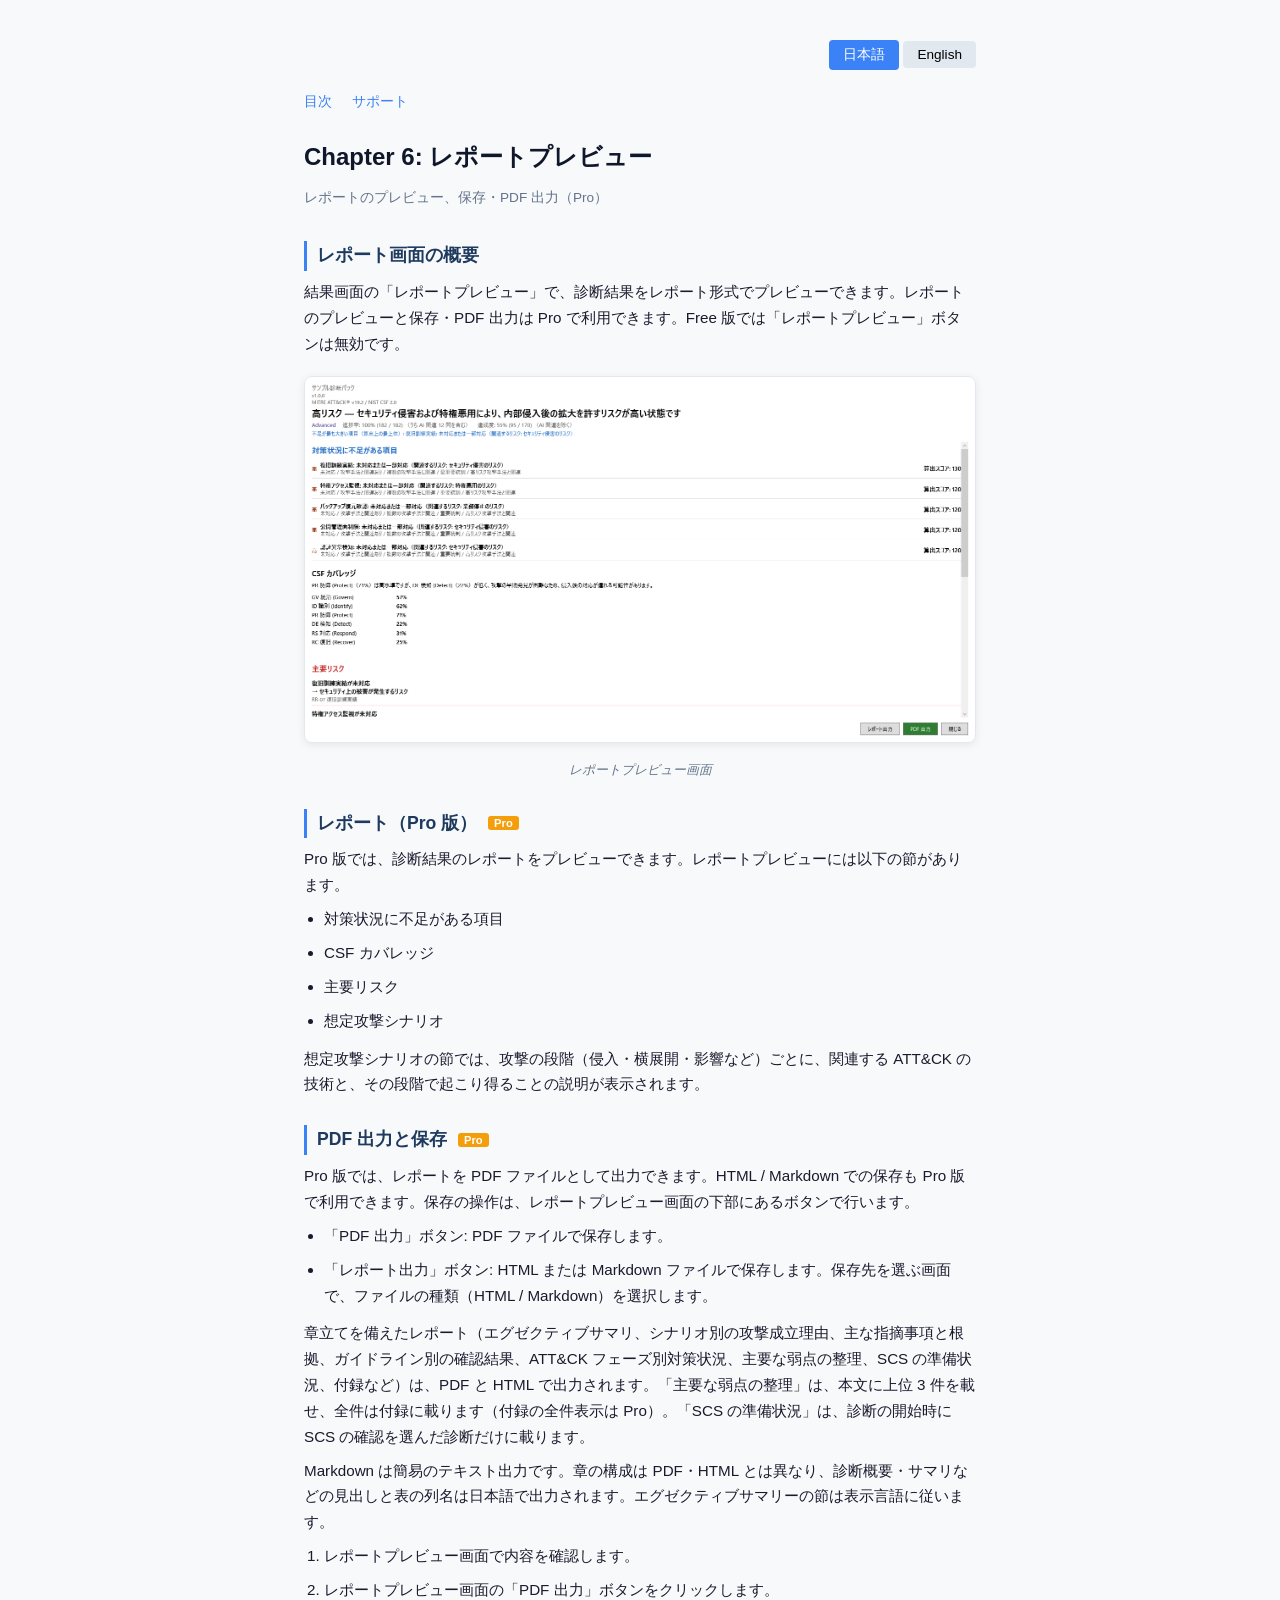
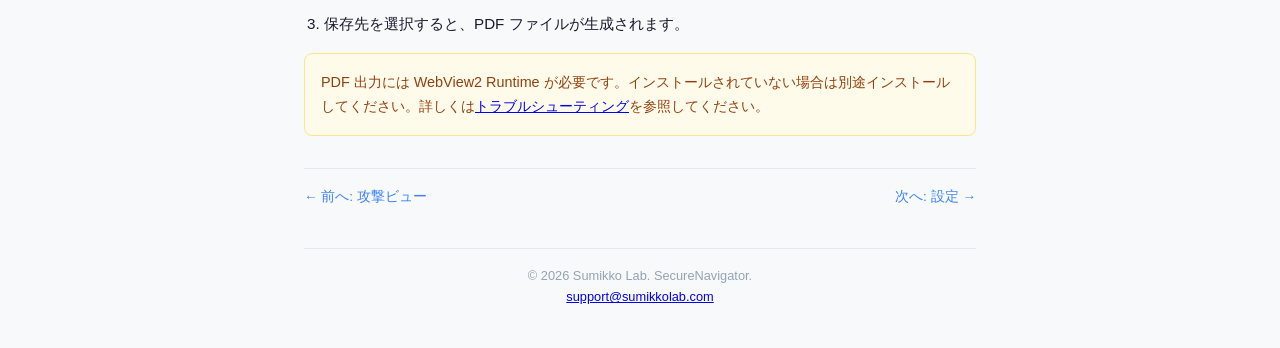
<file: manual/report-preview.html>
<!DOCTYPE html>
<html lang="ja">
<head>
<meta charset="UTF-8">
<meta name="viewport" content="width=device-width, initial-scale=1.0">
<title>レポートプレビュー | SecureNavigator マニュアル — Sumikko Lab</title>
<meta name="description" content="SecureNavigator のレポートプレビューとPDF出力機能。レポートのプレビューと保存・PDF 出力の方法を解説します（いずれも Pro 版の機能）。">
<link rel="canonical" href="https://secure-navigator.sumikkolab.com/manual/report-preview.html">
<meta property="og:title" content="レポートプレビュー | SecureNavigator マニュアル — Sumikko Lab">
<meta property="og:description" content="SecureNavigator のレポートプレビューとPDF出力機能。レポートのプレビューと保存・PDF 出力の方法を解説します（いずれも Pro 版の機能）。">
<meta property="og:url" content="https://secure-navigator.sumikkolab.com/manual/report-preview.html">
<meta property="og:type" content="website">
<meta property="og:locale" content="ja_JP">
<meta property="og:site_name" content="SecureNavigator — Sumikko Lab">
<meta property="og:image" content="https://secure-navigator.sumikkolab.com/assets/secure-navigator-icon.png">
<meta property="og:image:alt" content="SecureNavigator のアイコン">
<meta name="twitter:card" content="summary">
<link rel="stylesheet" href="styles.css">
</head>
<body>
<div class="container">
  <div class="lang-toggle">
    <button id="btn-ja" class="active" onclick="switchLang('ja')">日本語</button>
    <button id="btn-en" onclick="switchLang('en')">English</button>
  </div>

  <!-- 日本語 -->
  <div class="section-ja visible" id="content-ja">
    <div class="nav-links">
      <a href="./">目次</a>
      <a href="../support.html">サポート</a>
    </div>

    <h1>Chapter 6: レポートプレビュー</h1>
    <p class="subtitle">レポートのプレビュー、保存・PDF 出力（Pro）</p>

    <h2>レポート画面の概要</h2>
    <p>結果画面の「レポートプレビュー」で、診断結果をレポート形式でプレビューできます。レポートのプレビューと保存・PDF 出力は Pro で利用できます。Free 版では「レポートプレビュー」ボタンは無効です。</p>

    <div class="screenshot">
      <img src="images/ja/report-preview.png" alt="レポートプレビュー画面。対策状況に不足がある項目やCSFカバレッジが表示されている">
      <div class="caption">レポートプレビュー画面</div>
    </div>

    <h2>レポート（Pro 版） <span class="pro-badge">Pro</span></h2>
    <p>Pro 版では、診断結果のレポートをプレビューできます。レポートプレビューには以下の節があります。</p>
    <ul>
      <li>対策状況に不足がある項目</li>
      <li>CSF カバレッジ</li>
      <li>主要リスク</li>
      <li>想定攻撃シナリオ</li>
    </ul>

    <p>想定攻撃シナリオの節では、攻撃の段階（侵入・横展開・影響など）ごとに、関連する ATT&amp;CK の技術と、その段階で起こり得ることの説明が表示されます。</p>

    <h2>PDF 出力と保存 <span class="pro-badge">Pro</span></h2>
    <p>Pro 版では、レポートを PDF ファイルとして出力できます。HTML / Markdown での保存も Pro 版で利用できます。保存の操作は、レポートプレビュー画面の下部にあるボタンで行います。</p>
    <ul>
      <li>「PDF 出力」ボタン: PDF ファイルで保存します。</li>
      <li>「レポート出力」ボタン: HTML または Markdown ファイルで保存します。保存先を選ぶ画面で、ファイルの種類（HTML / Markdown）を選択します。</li>
    </ul>
    <p>章立てを備えたレポート（エグゼクティブサマリ、シナリオ別の攻撃成立理由、主な指摘事項と根拠、ガイドライン別の確認結果、ATT&amp;CK フェーズ別対策状況、主要な弱点の整理、SCS の準備状況、付録など）は、PDF と HTML で出力されます。「主要な弱点の整理」は、本文に上位 3 件を載せ、全件は付録に載ります（付録の全件表示は Pro）。「SCS の準備状況」は、診断の開始時に SCS の確認を選んだ診断だけに載ります。</p>
    <p>Markdown は簡易のテキスト出力です。章の構成は PDF・HTML とは異なり、診断概要・サマリなどの見出しと表の列名は日本語で出力されます。エグゼクティブサマリーの節は表示言語に従います。</p>
    <ol>
      <li>レポートプレビュー画面で内容を確認します。</li>
      <li>レポートプレビュー画面の「PDF 出力」ボタンをクリックします。</li>
      <li>保存先を選択すると、PDF ファイルが生成されます。</li>
    </ol>

    <div class="warn-box">
      <p>PDF 出力には WebView2 Runtime が必要です。インストールされていない場合は別途インストールしてください。詳しくは<a href="troubleshooting.html">トラブルシューティング</a>を参照してください。</p>
    </div>

    <div class="chapter-nav">
      <a href="attack-view.html">&larr; 前へ: 攻撃ビュー</a>
      <a href="settings.html">次へ: 設定 &rarr;</a>
    </div>
  </div>

  <!-- English -->
  <div class="section-en" id="content-en">
    <div class="nav-links">
      <a href="./?lang=en">Table of Contents</a>
      <a href="../support.html?lang=en">Support</a>
    </div>

    <h1>Chapter 6: Report Preview</h1>
    <p class="subtitle">Report preview, saving and PDF export (Pro)</p>

    <h2>Report Screen Overview</h2>
    <p>The Report Preview screen, opened with "Report preview" on the Results screen, shows the assessment results in a report format. Preview, saving, and PDF export are available in Pro. In the Free edition, the "Report preview" button is disabled.</p>

    <div class="screenshot">
      <img src="images/en/report-preview.png" alt="Report preview screen showing items with gaps in control status and CSF coverage">
      <div class="caption">Report preview screen</div>
    </div>

    <h2>Report (Pro Edition) <span class="pro-badge">Pro</span></h2>
    <p>The Pro edition lets you preview the full report. The report preview includes the following sections:</p>
    <ul>
      <li>Items with gaps in control status</li>
      <li>CSF Coverage</li>
      <li>Key Risks</li>
      <li>Attack Scenarios</li>
    </ul>

    <p>The Attack Scenarios section shows, for each attack stage (such as Entry, Lateral Movement, and Impact), the related ATT&amp;CK techniques and a description of what could happen at that stage.</p>

    <h2>PDF Export and Saving <span class="pro-badge">Pro</span></h2>
    <p>The Pro edition allows you to export reports as PDF files. Saving as HTML / Markdown is also available in Pro. Use the buttons at the bottom of the Report Preview screen to save.</p>
    <ul>
      <li>"Export PDF" button: saves the report as a PDF file.</li>
      <li>"Export Report" button: saves the report as an HTML or Markdown file. Select the file type (HTML or Markdown) in the save dialog.</li>
    </ul>
    <p>The chaptered report (Executive Summary, scenario-level reasons the attack advances, main findings and rationale, confirmation results by guideline, ATT&amp;CK phase coverage, key weaknesses overview, SCS readiness, appendices, and more) is produced as PDF and HTML. The "Key Weaknesses Overview" lists the top 3 items in the main text, and the full list is in the appendix (shown in full in Pro). The "SCS readiness" chapter appears only for assessments started with the SCS check.</p>
    <p>Markdown is a simple text output. Its structure differs from PDF and HTML, and its headings (such as the assessment overview and summary) and table column names are output in Japanese. The Executive Summary section follows the display language.</p>
    <ol>
      <li>Review the content on the Report preview screen.</li>
      <li>Click the "Export PDF" button on the Report Preview screen.</li>
      <li>Select a save location and the PDF file will be generated.</li>
    </ol>

    <div class="warn-box">
      <p>PDF export requires the WebView2 Runtime. If it is not installed, install it separately. See <a href="troubleshooting.html?lang=en">Troubleshooting</a> for details.</p>
    </div>

    <div class="chapter-nav">
      <a href="attack-view.html?lang=en">&larr; Previous: Attack View</a>
      <a href="settings.html?lang=en">Next: Settings &rarr;</a>
    </div>
  </div>

  <div class="footer">
    &copy; 2026 Sumikko Lab. SecureNavigator.<br>
    <a href="mailto:support@sumikkolab.com">support@sumikkolab.com</a>
  </div>
</div>

<script>
function switchLang(lang) {
  document.getElementById('content-ja').classList.toggle('visible', lang === 'ja');
  document.getElementById('content-en').classList.toggle('visible', lang === 'en');
  document.getElementById('btn-ja').classList.toggle('active', lang === 'ja');
  document.getElementById('btn-en').classList.toggle('active', lang === 'en');
}
(function() {
  var params = new URLSearchParams(window.location.search);
  if (params.get('lang') === 'en') switchLang('en');
})();
</script>
</body>
</html>
</file>
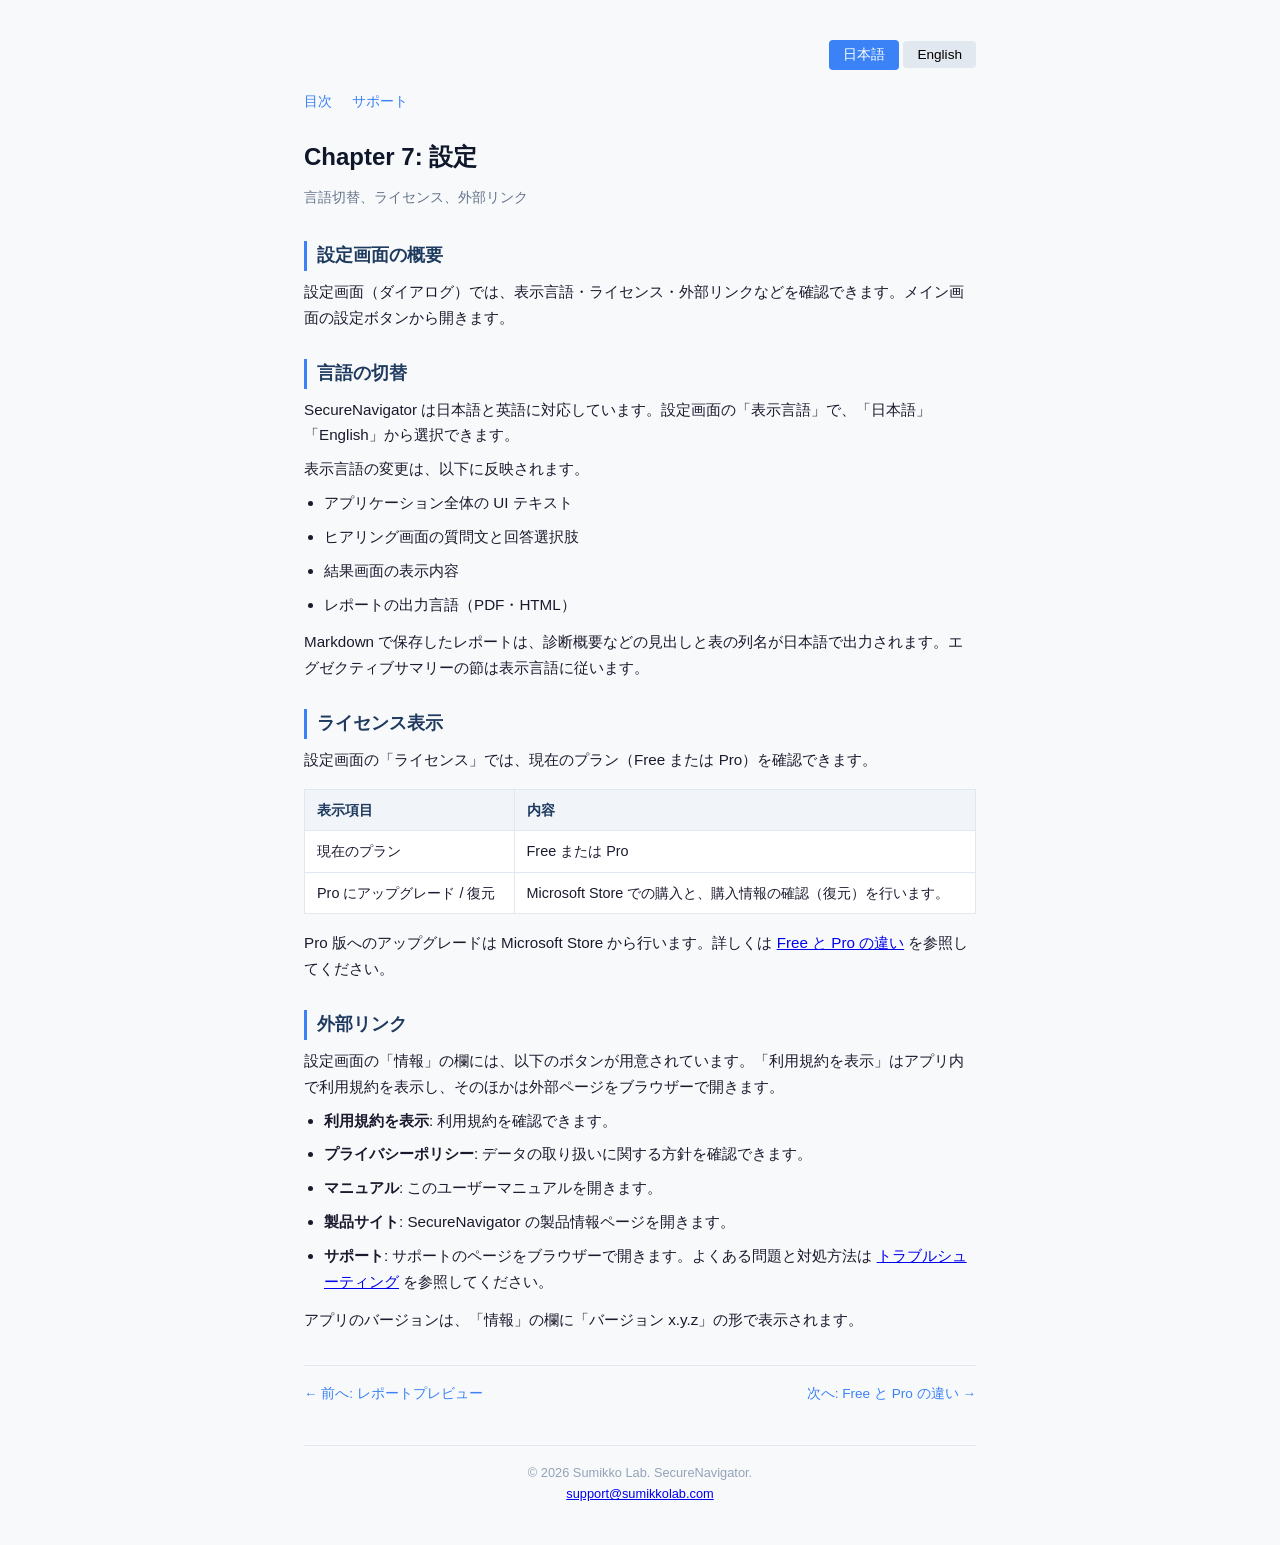
<file: manual/settings.html>
<!DOCTYPE html>
<html lang="ja">
<head>
<meta charset="UTF-8">
<meta name="viewport" content="width=device-width, initial-scale=1.0">
<title>設定 | SecureNavigator マニュアル — Sumikko Lab</title>
<meta name="description" content="SecureNavigator の設定画面の操作方法。表示言語の切替、ライセンスの確認、外部リンクの方法を解説します。">
<link rel="canonical" href="https://secure-navigator.sumikkolab.com/manual/settings.html">
<meta property="og:title" content="設定 | SecureNavigator マニュアル — Sumikko Lab">
<meta property="og:description" content="SecureNavigator の設定画面の操作方法。表示言語の切替、ライセンスの確認、外部リンクの方法を解説します。">
<meta property="og:url" content="https://secure-navigator.sumikkolab.com/manual/settings.html">
<meta property="og:type" content="website">
<meta property="og:locale" content="ja_JP">
<meta property="og:site_name" content="SecureNavigator — Sumikko Lab">
<meta property="og:image" content="https://secure-navigator.sumikkolab.com/assets/secure-navigator-icon.png">
<meta property="og:image:alt" content="SecureNavigator のアイコン">
<meta name="twitter:card" content="summary">
<link rel="stylesheet" href="styles.css">
</head>
<body>
<div class="container">
  <div class="lang-toggle">
    <button id="btn-ja" class="active" onclick="switchLang('ja')">日本語</button>
    <button id="btn-en" onclick="switchLang('en')">English</button>
  </div>

  <!-- 日本語 -->
  <div class="section-ja visible" id="content-ja">
    <div class="nav-links">
      <a href="./">目次</a>
      <a href="../support.html">サポート</a>
    </div>

    <h1>Chapter 7: 設定</h1>
    <p class="subtitle">言語切替、ライセンス、外部リンク</p>

    <h2>設定画面の概要</h2>
    <p>設定画面（ダイアログ）では、表示言語・ライセンス・外部リンクなどを確認できます。メイン画面の設定ボタンから開きます。</p>

    <h2>言語の切替</h2>
    <p>SecureNavigator は日本語と英語に対応しています。設定画面の「表示言語」で、「日本語」「English」から選択できます。</p>
    <p>表示言語の変更は、以下に反映されます。</p>
    <ul>
      <li>アプリケーション全体の UI テキスト</li>
      <li>ヒアリング画面の質問文と回答選択肢</li>
      <li>結果画面の表示内容</li>
      <li>レポートの出力言語（PDF・HTML）</li>
    </ul>
    <p>Markdown で保存したレポートは、診断概要などの見出しと表の列名が日本語で出力されます。エグゼクティブサマリーの節は表示言語に従います。</p>

    <h2>ライセンス表示</h2>
    <p>設定画面の「ライセンス」では、現在のプラン（Free または Pro）を確認できます。</p>
    <table class="manual-table">
      <tr><th>表示項目</th><th>内容</th></tr>
      <tr><td>現在のプラン</td><td>Free または Pro</td></tr>
      <tr><td>Pro にアップグレード / 復元</td><td>Microsoft Store での購入と、購入情報の確認（復元）を行います。</td></tr>
    </table>
    <p>Pro 版へのアップグレードは Microsoft Store から行います。詳しくは <a href="pro-features.html">Free と Pro の違い</a> を参照してください。</p>

    <h2>外部リンク</h2>
    <p>設定画面の「情報」の欄には、以下のボタンが用意されています。「利用規約を表示」はアプリ内で利用規約を表示し、そのほかは外部ページをブラウザーで開きます。</p>
    <ul>
      <li><strong>利用規約を表示</strong>: 利用規約を確認できます。</li>
      <li><strong>プライバシーポリシー</strong>: データの取り扱いに関する方針を確認できます。</li>
      <li><strong>マニュアル</strong>: このユーザーマニュアルを開きます。</li>
      <li><strong>製品サイト</strong>: SecureNavigator の製品情報ページを開きます。</li>
      <li><strong>サポート</strong>: サポートのページをブラウザーで開きます。よくある問題と対処方法は <a href="troubleshooting.html">トラブルシューティング</a> を参照してください。</li>
    </ul>
    <p>アプリのバージョンは、「情報」の欄に「バージョン x.y.z」の形で表示されます。</p>

    <div class="chapter-nav">
      <a href="report-preview.html">&larr; 前へ: レポートプレビュー</a>
      <a href="pro-features.html">次へ: Free と Pro の違い &rarr;</a>
    </div>
  </div>

  <!-- English -->
  <div class="section-en" id="content-en">
    <div class="nav-links">
      <a href="./?lang=en">Table of Contents</a>
      <a href="../support.html?lang=en">Support</a>
    </div>

    <h1>Chapter 7: Settings</h1>
    <p class="subtitle">Language switching, license, external links</p>

    <h2>Settings Screen Overview</h2>
    <p>The Settings dialog lets you check the display language, license, and external links. Open it with the settings button on the main screen.</p>

    <h2>Language Switching</h2>
    <p>SecureNavigator supports Japanese and English. You can choose the display language in the Settings screen ("Display Language") from "日本語" (Japanese) and "English".</p>
    <p>Changing the language is reflected in:</p>
    <ul>
      <li>All application UI text</li>
      <li>Hearing screen question text and answer options</li>
      <li>Results screen content</li>
      <li>Report output language (PDF and HTML)</li>
    </ul>
    <p>A report saved as Markdown outputs its headings, such as the assessment overview, and its table column names in Japanese. The Executive Summary section follows the display language.</p>

    <h2>License Display</h2>
    <p>The license section of the Settings screen shows your current plan (Free or Pro).</p>
    <table class="manual-table">
      <tr><th>Item</th><th>Description</th></tr>
      <tr><td>Current Plan</td><td>Free or Pro</td></tr>
      <tr><td>Upgrade to Pro / Restore</td><td>Purchase through the Microsoft Store and re-check your purchase (restore).</td></tr>
    </table>
    <p>Upgrading to Pro is done through the Microsoft Store. See <a href="pro-features.html?lang=en">Free vs Pro Features</a> for details.</p>

    <h2>External Links</h2>
    <p>The Information section of the Settings screen provides the following buttons. "View Terms" shows the terms of use in the app; the others open external pages in your web browser.</p>
    <ul>
      <li><strong>View Terms</strong>: Review the terms of use.</li>
      <li><strong>Privacy Policy</strong>: Review how your data is handled.</li>
      <li><strong>User Manual</strong>: Opens this user manual.</li>
      <li><strong>Product Website</strong>: Opens the SecureNavigator product information page.</li>
      <li><strong>Support</strong>: Opens the support page in your web browser. For common issues and solutions, see <a href="troubleshooting.html?lang=en">Troubleshooting</a>.</li>
    </ul>
    <p>The app version appears in the Information section as "Version x.y.z".</p>

    <div class="chapter-nav">
      <a href="report-preview.html?lang=en">&larr; Previous: Report Preview</a>
      <a href="pro-features.html?lang=en">Next: Free vs Pro Features &rarr;</a>
    </div>
  </div>

  <div class="footer">
    &copy; 2026 Sumikko Lab. SecureNavigator.<br>
    <a href="mailto:support@sumikkolab.com">support@sumikkolab.com</a>
  </div>
</div>

<script>
function switchLang(lang) {
  document.getElementById('content-ja').classList.toggle('visible', lang === 'ja');
  document.getElementById('content-en').classList.toggle('visible', lang === 'en');
  document.getElementById('btn-ja').classList.toggle('active', lang === 'ja');
  document.getElementById('btn-en').classList.toggle('active', lang === 'en');
}
(function() {
  var params = new URLSearchParams(window.location.search);
  if (params.get('lang') === 'en') switchLang('en');
})();
</script>
</body>
</html>
</file>
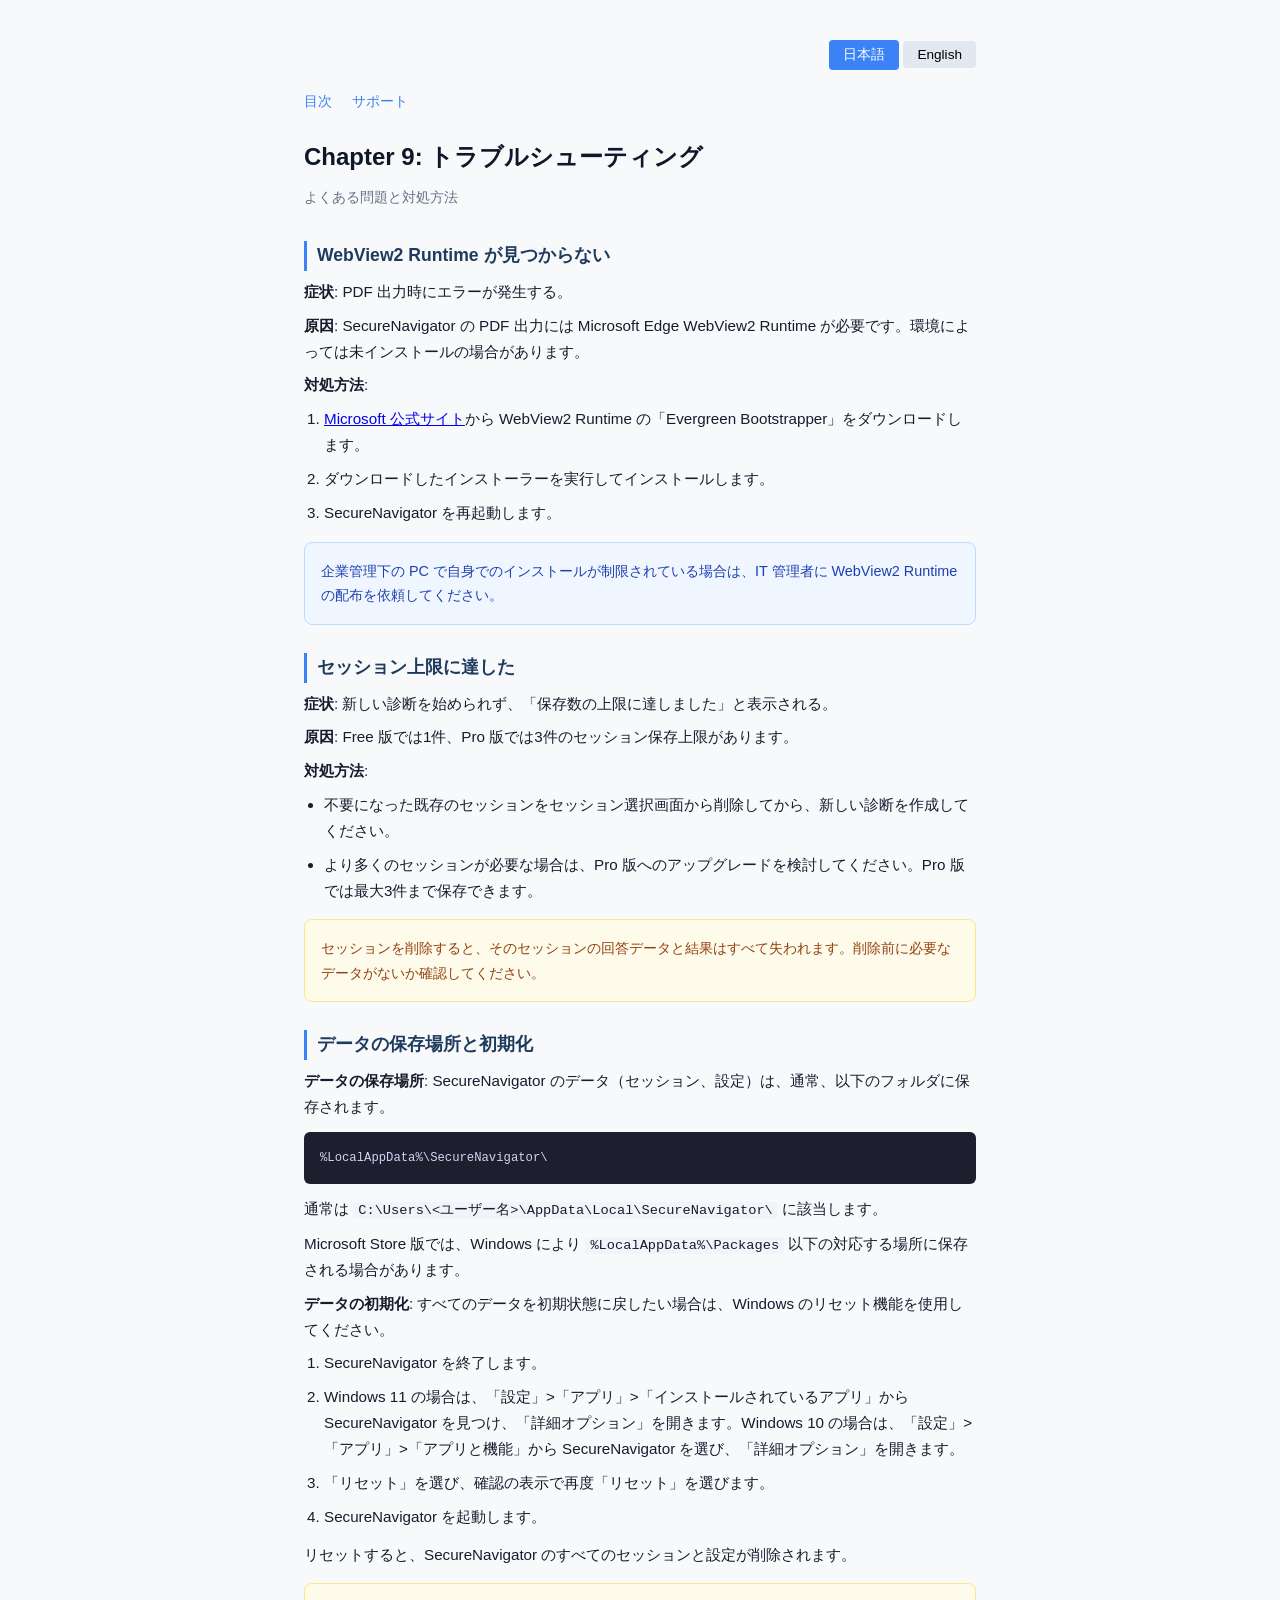
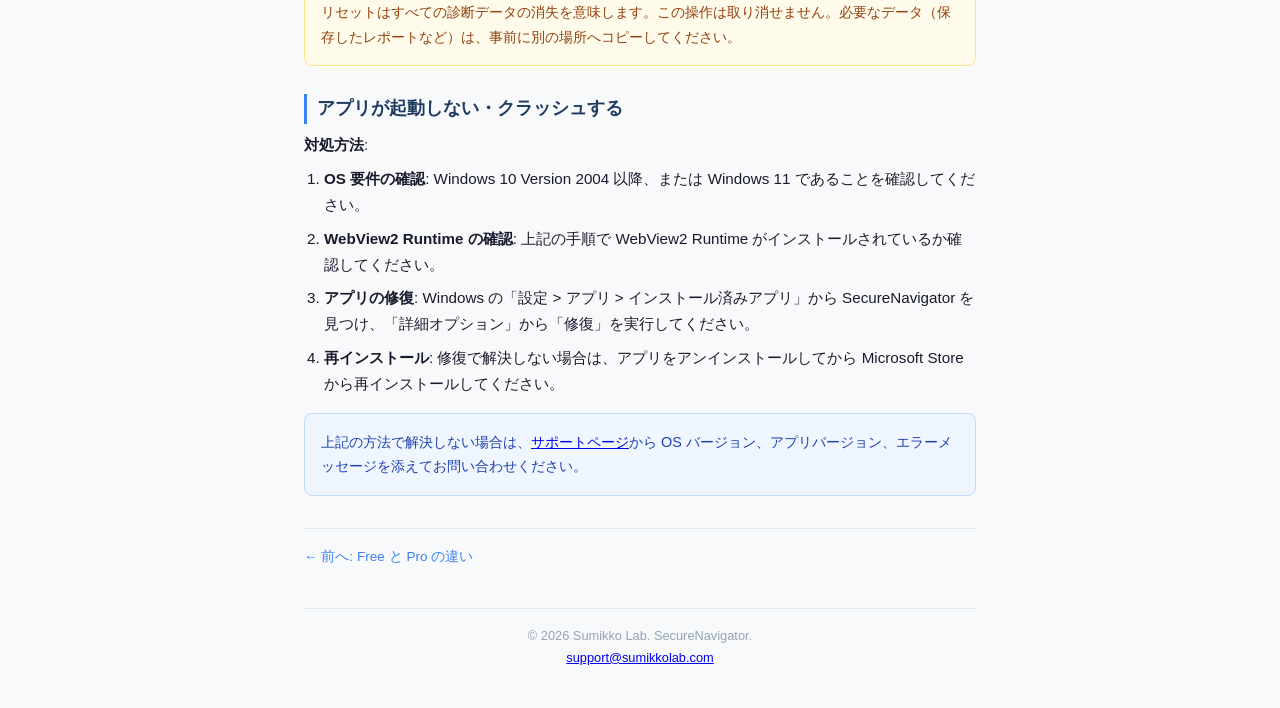
<file: manual/troubleshooting.html>
<!DOCTYPE html>
<html lang="ja">
<head>
<meta charset="UTF-8">
<meta name="viewport" content="width=device-width, initial-scale=1.0">
<title>トラブルシューティング | SecureNavigator マニュアル — Sumikko Lab</title>
<meta name="description" content="SecureNavigator のトラブルシューティング。WebView2 Runtime が見つからない場合、セッションの保存上限、データの保存場所と初期化、起動しない場合の対処方法を解説します。">
<link rel="canonical" href="https://secure-navigator.sumikkolab.com/manual/troubleshooting.html">
<meta property="og:title" content="トラブルシューティング | SecureNavigator マニュアル — Sumikko Lab">
<meta property="og:description" content="SecureNavigator のトラブルシューティング。WebView2 Runtime が見つからない場合、セッションの保存上限、データの保存場所と初期化、起動しない場合の対処方法を解説します。">
<meta property="og:url" content="https://secure-navigator.sumikkolab.com/manual/troubleshooting.html">
<meta property="og:type" content="website">
<meta property="og:locale" content="ja_JP">
<meta property="og:site_name" content="SecureNavigator — Sumikko Lab">
<meta property="og:image" content="https://secure-navigator.sumikkolab.com/assets/secure-navigator-icon.png">
<meta property="og:image:alt" content="SecureNavigator のアイコン">
<meta name="twitter:card" content="summary">
<link rel="stylesheet" href="styles.css">
</head>
<body>
<div class="container">
  <div class="lang-toggle">
    <button id="btn-ja" class="active" onclick="switchLang('ja')">日本語</button>
    <button id="btn-en" onclick="switchLang('en')">English</button>
  </div>

  <!-- 日本語 -->
  <div class="section-ja visible" id="content-ja">
    <div class="nav-links">
      <a href="./">目次</a>
      <a href="../support.html">サポート</a>
    </div>

    <h1>Chapter 9: トラブルシューティング</h1>
    <p class="subtitle">よくある問題と対処方法</p>

    <h2>WebView2 Runtime が見つからない</h2>
    <p><strong>症状</strong>: PDF 出力時にエラーが発生する。</p>
    <p><strong>原因</strong>: SecureNavigator の PDF 出力には Microsoft Edge WebView2 Runtime が必要です。環境によっては未インストールの場合があります。</p>
    <p><strong>対処方法</strong>:</p>
    <ol>
      <li><a href="https://developer.microsoft.com/ja-jp/microsoft-edge/webview2/" target="_blank" rel="noopener noreferrer">Microsoft 公式サイト</a>から WebView2 Runtime の「Evergreen Bootstrapper」をダウンロードします。</li>
      <li>ダウンロードしたインストーラーを実行してインストールします。</li>
      <li>SecureNavigator を再起動します。</li>
    </ol>

    <div class="info-box">
      <p>企業管理下の PC で自身でのインストールが制限されている場合は、IT 管理者に WebView2 Runtime の配布を依頼してください。</p>
    </div>

    <h2>セッション上限に達した</h2>
    <p><strong>症状</strong>: 新しい診断を始められず、「保存数の上限に達しました」と表示される。</p>
    <p><strong>原因</strong>: Free 版では1件、Pro 版では3件のセッション保存上限があります。</p>
    <p><strong>対処方法</strong>:</p>
    <ul>
      <li>不要になった既存のセッションをセッション選択画面から削除してから、新しい診断を作成してください。</li>
      <li>より多くのセッションが必要な場合は、Pro 版へのアップグレードを検討してください。Pro 版では最大3件まで保存できます。</li>
    </ul>

    <div class="warn-box">
      <p>セッションを削除すると、そのセッションの回答データと結果はすべて失われます。削除前に必要なデータがないか確認してください。</p>
    </div>

    <h2>データの保存場所と初期化</h2>
    <p><strong>データの保存場所</strong>: SecureNavigator のデータ（セッション、設定）は、通常、以下のフォルダに保存されます。</p>
    <pre><code>%LocalAppData%\SecureNavigator\</code></pre>
    <p>通常は <code>C:\Users\&lt;ユーザー名&gt;\AppData\Local\SecureNavigator\</code> に該当します。</p>
    <p>Microsoft Store 版では、Windows により <code>%LocalAppData%\Packages</code> 以下の対応する場所に保存される場合があります。</p>

    <p><strong>データの初期化</strong>: すべてのデータを初期状態に戻したい場合は、Windows のリセット機能を使用してください。</p>
    <ol>
      <li>SecureNavigator を終了します。</li>
      <li>Windows 11 の場合は、「設定」&gt;「アプリ」&gt;「インストールされているアプリ」から SecureNavigator を見つけ、「詳細オプション」を開きます。Windows 10 の場合は、「設定」&gt;「アプリ」&gt;「アプリと機能」から SecureNavigator を選び、「詳細オプション」を開きます。</li>
      <li>「リセット」を選び、確認の表示で再度「リセット」を選びます。</li>
      <li>SecureNavigator を起動します。</li>
    </ol>
    <p>リセットすると、SecureNavigator のすべてのセッションと設定が削除されます。</p>

    <div class="warn-box">
      <p>リセットはすべての診断データの消失を意味します。この操作は取り消せません。必要なデータ（保存したレポートなど）は、事前に別の場所へコピーしてください。</p>
    </div>

    <h2>アプリが起動しない・クラッシュする</h2>
    <p><strong>対処方法</strong>:</p>
    <ol>
      <li><strong>OS 要件の確認</strong>: Windows 10 Version 2004 以降、または Windows 11 であることを確認してください。</li>
      <li><strong>WebView2 Runtime の確認</strong>: 上記の手順で WebView2 Runtime がインストールされているか確認してください。</li>
      <li><strong>アプリの修復</strong>: Windows の「設定 &gt; アプリ &gt; インストール済みアプリ」から SecureNavigator を見つけ、「詳細オプション」から「修復」を実行してください。</li>
      <li><strong>再インストール</strong>: 修復で解決しない場合は、アプリをアンインストールしてから Microsoft Store から再インストールしてください。</li>
    </ol>

    <div class="info-box">
      <p>上記の方法で解決しない場合は、<a href="../support.html">サポートページ</a>から OS バージョン、アプリバージョン、エラーメッセージを添えてお問い合わせください。</p>
    </div>

    <div class="chapter-nav">
      <a href="pro-features.html">&larr; 前へ: Free と Pro の違い</a>
      <span></span>
    </div>
  </div>

  <!-- English -->
  <div class="section-en" id="content-en">
    <div class="nav-links">
      <a href="./?lang=en">Table of Contents</a>
      <a href="../support.html?lang=en">Support</a>
    </div>

    <h1>Chapter 9: Troubleshooting</h1>
    <p class="subtitle">Common issues and solutions</p>

    <h2>WebView2 Runtime Not Found</h2>
    <p><strong>Symptom</strong>: An error occurs during PDF export.</p>
    <p><strong>Cause</strong>: The PDF export feature of SecureNavigator requires the Microsoft Edge WebView2 Runtime. It may not be installed in some environments.</p>
    <p><strong>Solution</strong>:</p>
    <ol>
      <li>Download the "Evergreen Bootstrapper" from the <a href="https://developer.microsoft.com/en-us/microsoft-edge/webview2/" target="_blank" rel="noopener noreferrer">Microsoft official site</a>.</li>
      <li>Run the downloaded installer to install the runtime.</li>
      <li>Restart SecureNavigator.</li>
    </ol>

    <div class="info-box">
      <p>If software installation is restricted on your enterprise-managed PC, ask your IT administrator to deploy the WebView2 Runtime.</p>
    </div>

    <h2>Session Limit Reached</h2>
    <p><strong>Symptom</strong>: "Session limit reached" appears and you cannot start a new assessment.</p>
    <p><strong>Cause</strong>: The Free edition allows 1 saved session, and the Pro edition allows up to 3.</p>
    <p><strong>Solution</strong>:</p>
    <ul>
      <li>Delete an existing session you no longer need from the session selection screen, then create a new assessment.</li>
      <li>If you need more sessions, consider upgrading to the Pro edition, which supports up to 3 saved sessions.</li>
    </ul>

    <div class="warn-box">
      <p>Deleting a session permanently removes all of its response data and results. Verify that you no longer need the data before deleting.</p>
    </div>

    <h2>Data Location and Reset</h2>
    <p><strong>Data location</strong>: SecureNavigator data (sessions, settings) is normally stored in the following folder:</p>
    <pre><code>%LocalAppData%\SecureNavigator\</code></pre>
    <p>This typically resolves to <code>C:\Users\&lt;username&gt;\AppData\Local\SecureNavigator\</code>.</p>
    <p>In the Microsoft Store version, Windows may store the data in the corresponding location under <code>%LocalAppData%\Packages</code> instead.</p>

    <p><strong>Data reset</strong>: To reset all data to the initial state, use the Windows reset function.</p>
    <ol>
      <li>Close SecureNavigator.</li>
      <li>On Windows 11, open Settings &gt; Apps &gt; Installed apps, find SecureNavigator, and open Advanced options. On Windows 10, open Settings &gt; Apps &gt; Apps &amp; features, select SecureNavigator, and open Advanced options.</li>
      <li>Select Reset, and select Reset again in the confirmation prompt.</li>
      <li>Start SecureNavigator.</li>
    </ol>
    <p>Resetting deletes all SecureNavigator sessions and settings.</p>

    <div class="warn-box">
      <p>Resetting permanently removes all assessment data. This action cannot be undone. Copy any data you need, such as saved reports, to another location before you proceed.</p>
    </div>

    <h2>App Does Not Start or Crashes</h2>
    <p><strong>Solution</strong>:</p>
    <ol>
      <li><strong>Check OS requirements</strong>: Verify that you are running Windows 10 Version 2004 or later, or Windows 11.</li>
      <li><strong>Check WebView2 Runtime</strong>: Follow the steps above to verify the WebView2 Runtime is installed.</li>
      <li><strong>Repair the app</strong>: Go to Windows "Settings &gt; Apps &gt; Installed apps", find SecureNavigator, click "Advanced options", and run "Repair".</li>
      <li><strong>Reinstall</strong>: If repair does not resolve the issue, uninstall the app and reinstall it from the Microsoft Store.</li>
    </ol>

    <div class="info-box">
      <p>If none of the above resolves the issue, please contact us through the <a href="../support.html?lang=en">Support page</a> with your OS version, app version, and error message.</p>
    </div>

    <div class="chapter-nav">
      <a href="pro-features.html?lang=en">&larr; Previous: Free vs Pro Features</a>
      <span></span>
    </div>
  </div>

  <div class="footer">
    &copy; 2026 Sumikko Lab. SecureNavigator.<br>
    <a href="mailto:support@sumikkolab.com">support@sumikkolab.com</a>
  </div>
</div>

<script>
function switchLang(lang) {
  document.getElementById('content-ja').classList.toggle('visible', lang === 'ja');
  document.getElementById('content-en').classList.toggle('visible', lang === 'en');
  document.getElementById('btn-ja').classList.toggle('active', lang === 'ja');
  document.getElementById('btn-en').classList.toggle('active', lang === 'en');
}
(function() {
  var params = new URLSearchParams(window.location.search);
  if (params.get('lang') === 'en') switchLang('en');
})();
</script>
</body>
</html>
</file>
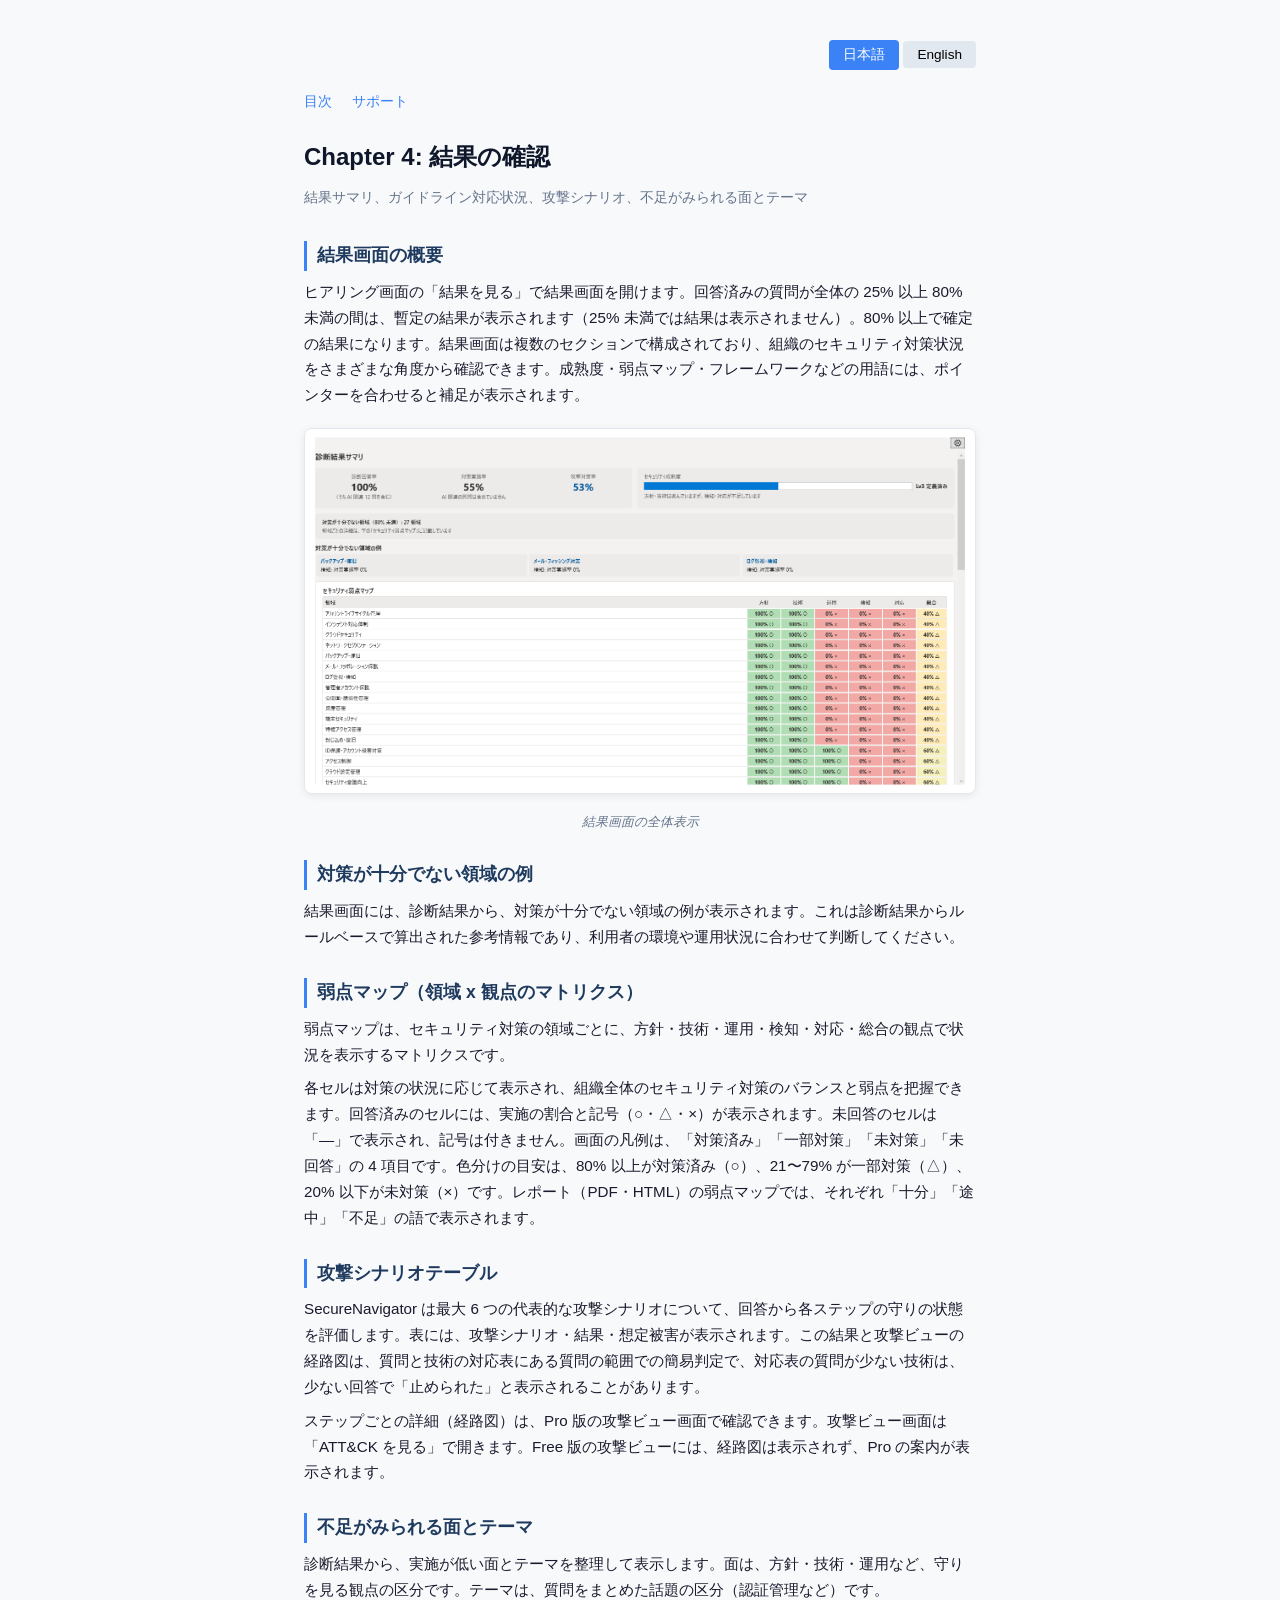
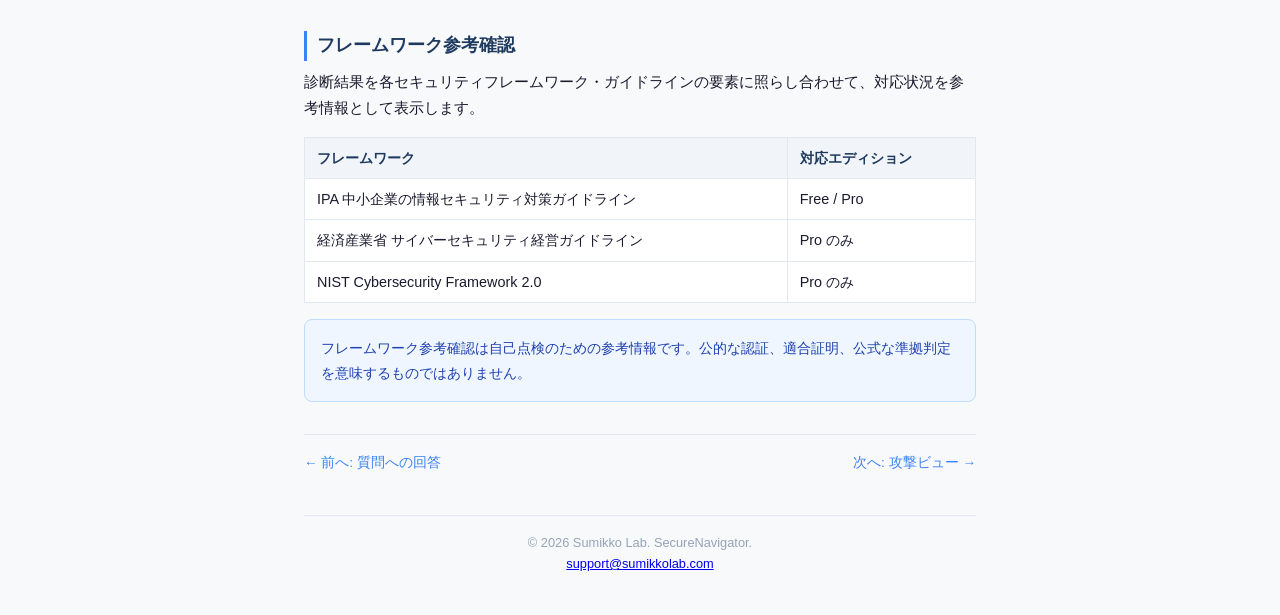
<file: manual/viewing-results.html>
<!DOCTYPE html>
<html lang="ja">
<head>
<meta charset="UTF-8">
<meta name="viewport" content="width=device-width, initial-scale=1.0">
<title>結果の確認 | SecureNavigator マニュアル — Sumikko Lab</title>
<meta name="description" content="SecureNavigator の評価結果画面。結果サマリ、弱点マップ、攻撃シナリオ、ガイドライン参考確認の確認方法を解説します。">
<link rel="canonical" href="https://secure-navigator.sumikkolab.com/manual/viewing-results.html">
<meta property="og:title" content="結果の確認 | SecureNavigator マニュアル — Sumikko Lab">
<meta property="og:description" content="SecureNavigator の評価結果画面。結果サマリ、弱点マップ、攻撃シナリオ、ガイドライン参考確認の確認方法を解説します。">
<meta property="og:url" content="https://secure-navigator.sumikkolab.com/manual/viewing-results.html">
<meta property="og:type" content="website">
<meta property="og:locale" content="ja_JP">
<meta property="og:site_name" content="SecureNavigator — Sumikko Lab">
<meta property="og:image" content="https://secure-navigator.sumikkolab.com/assets/secure-navigator-icon.png">
<meta property="og:image:alt" content="SecureNavigator のアイコン">
<meta name="twitter:card" content="summary">
<link rel="stylesheet" href="styles.css">
</head>
<body>
<div class="container">
  <div class="lang-toggle">
    <button id="btn-ja" class="active" onclick="switchLang('ja')">日本語</button>
    <button id="btn-en" onclick="switchLang('en')">English</button>
  </div>

  <!-- 日本語 -->
  <div class="section-ja visible" id="content-ja">
    <div class="nav-links">
      <a href="./">目次</a>
      <a href="../support.html">サポート</a>
    </div>

    <h1>Chapter 4: 結果の確認</h1>
    <p class="subtitle">結果サマリ、ガイドライン対応状況、攻撃シナリオ、不足がみられる面とテーマ</p>

    <h2>結果画面の概要</h2>
    <p>ヒアリング画面の「結果を見る」で結果画面を開けます。回答済みの質問が全体の 25% 以上 80% 未満の間は、暫定の結果が表示されます（25% 未満では結果は表示されません）。80% 以上で確定の結果になります。結果画面は複数のセクションで構成されており、組織のセキュリティ対策状況をさまざまな角度から確認できます。成熟度・弱点マップ・フレームワークなどの用語には、ポインターを合わせると補足が表示されます。</p>

    <div class="screenshot">
      <img src="images/ja/result-summary.png" alt="結果画面の全体表示。上部に KPI、その下に対策が十分でない領域の例と弱点マップが表示されている">
      <div class="caption">結果画面の全体表示</div>
    </div>

    <h2>対策が十分でない領域の例</h2>
    <p>結果画面には、診断結果から、対策が十分でない領域の例が表示されます。これは診断結果からルールベースで算出された参考情報であり、利用者の環境や運用状況に合わせて判断してください。</p>

    <h2>弱点マップ（領域 x 観点のマトリクス）</h2>
    <p>弱点マップは、セキュリティ対策の領域ごとに、方針・技術・運用・検知・対応・総合の観点で状況を表示するマトリクスです。</p>
    <p>各セルは対策の状況に応じて表示され、組織全体のセキュリティ対策のバランスと弱点を把握できます。回答済みのセルには、実施の割合と記号（○・△・×）が表示されます。未回答のセルは「—」で表示され、記号は付きません。画面の凡例は、「対策済み」「一部対策」「未対策」「未回答」の 4 項目です。色分けの目安は、80% 以上が対策済み（○）、21〜79% が一部対策（△）、20% 以下が未対策（×）です。レポート（PDF・HTML）の弱点マップでは、それぞれ「十分」「途中」「不足」の語で表示されます。</p>

    <h2>攻撃シナリオテーブル</h2>
    <p>SecureNavigator は最大 6 つの代表的な攻撃シナリオについて、回答から各ステップの守りの状態を評価します。表には、攻撃シナリオ・結果・想定被害が表示されます。この結果と攻撃ビューの経路図は、質問と技術の対応表にある質問の範囲での簡易判定で、対応表の質問が少ない技術は、少ない回答で「止められた」と表示されることがあります。</p>
    <p>ステップごとの詳細（経路図）は、Pro 版の攻撃ビュー画面で確認できます。攻撃ビュー画面は「ATT&amp;CK を見る」で開きます。Free 版の攻撃ビューには、経路図は表示されず、Pro の案内が表示されます。</p>

    <h2>不足がみられる面とテーマ</h2>
    <p>診断結果から、実施が低い面とテーマを整理して表示します。面は、方針・技術・運用など、守りを見る観点の区分です。テーマは、質問をまとめた話題の区分（認証管理など）です。</p>

    <h2>フレームワーク参考確認</h2>
    <p>診断結果を各セキュリティフレームワーク・ガイドラインの要素に照らし合わせて、対応状況を参考情報として表示します。</p>
    <table class="manual-table">
      <tr><th>フレームワーク</th><th>対応エディション</th></tr>
      <tr><td>IPA 中小企業の情報セキュリティ対策ガイドライン</td><td>Free / Pro</td></tr>
      <tr><td>経済産業省 サイバーセキュリティ経営ガイドライン</td><td>Pro のみ</td></tr>
      <tr><td>NIST Cybersecurity Framework 2.0</td><td>Pro のみ</td></tr>
    </table>

    <div class="info-box">
      <p>フレームワーク参考確認は自己点検のための参考情報です。公的な認証、適合証明、公式な準拠判定を意味するものではありません。</p>
    </div>

    <div class="chapter-nav">
      <a href="answering-questions.html">&larr; 前へ: 質問への回答</a>
      <a href="attack-view.html">次へ: 攻撃ビュー &rarr;</a>
    </div>
  </div>

  <!-- English -->
  <div class="section-en" id="content-en">
    <div class="nav-links">
      <a href="./?lang=en">Table of Contents</a>
      <a href="../support.html?lang=en">Support</a>
    </div>

    <h1>Chapter 4: Viewing Results</h1>
    <p class="subtitle">Result summary, guideline mapping, attack scenarios, layers and themes with gaps</p>

    <h2>Results Screen Overview</h2>
    <p>Select "View Results" on the Hearing screen to open the Results screen. While 25% or more but less than 80% of all questions are answered, a provisional result is shown. Below 25%, no result is shown. At 80% or more, the result becomes final. It consists of multiple sections that present your organization's security posture from different perspectives. Hover over terms such as maturity, weakness map, and framework to see a short explanation.</p>

    <div class="screenshot">
      <img src="images/en/result-summary.png" alt="Full results screen showing KPIs at the top, followed by examples of areas where controls are not sufficient and the weakness map">
      <div class="caption">Results screen overview</div>
    </div>

    <h2>Examples of Areas Where Controls Are Not Sufficient</h2>
    <p>The Results screen shows examples of areas where controls are not sufficient, based on the assessment results. They are rule-based reference information and should be evaluated against the user's environment and operating context.</p>

    <h2>Weakness Map (Domain x Perspective Matrix)</h2>
    <p>The weakness map is a matrix showing, for each domain, the status in terms of Policy, Technology, Operations, Detection, Response, and Overall.</p>
    <p>Each cell reflects the control status, and each answered cell shows the implementation rate and a symbol (○, △, or ×). An unanswered cell shows "—" with no symbol. The legend on the screen has four items: Implemented, Partial, Not Implemented, and Unanswered. As a guide to the colors, 80% or higher is Implemented (○), 21–79% is Partial (△), and 20% or lower is Not Implemented (×). The weakness map in the report (PDF and HTML) uses the words Sufficient, In between, and Lacking instead. This allows you to visually grasp the balance and gaps in your organization's security controls.</p>

    <h2>Attack Scenarios Table</h2>
    <p>SecureNavigator evaluates up to 6 representative attack scenarios at each step, based on your answers. The table shows the attack scenario, the result, and the expected damage. This result and the attack view's path diagram give a simple judgement within the questions linked to each technique in the question-to-technique mapping, so a technique with few linked questions may show as Stopped on few answers.</p>
    <p>The step-by-step details (attack flow) are available in the Pro edition's Attack View. Select "View ATT&amp;CK" to open the Attack View screen. In the Free edition, the Attack View does not show the attack flow and shows a note about Pro instead.</p>

    <h2>Layers and Themes with Gaps</h2>
    <p>Based on the assessment results, layers and themes with low implementation are listed. A layer is a viewpoint such as policy, technology, or operations. A theme is a topic group of questions, such as authentication.</p>

    <h2>Framework Reference Checks</h2>
    <p>Assessment results are mapped against elements of each security framework and guideline, displaying reference status views.</p>
    <table class="manual-table">
      <tr><th>Framework</th><th>Available In</th></tr>
      <tr><td>IPA SME Information Security Guidelines</td><td>Free / Pro</td></tr>
      <tr><td>METI Cybersecurity Management Guidelines</td><td>Pro only</td></tr>
      <tr><td>NIST Cybersecurity Framework 2.0</td><td>Pro only</td></tr>
    </table>

    <div class="info-box">
      <p>Framework reference checks are reference information for self-assessment. They do not constitute official certification, conformity attestation, or official compliance determination.</p>
    </div>

    <div class="chapter-nav">
      <a href="answering-questions.html?lang=en">&larr; Previous: Answering Questions</a>
      <a href="attack-view.html?lang=en">Next: Attack View &rarr;</a>
    </div>
  </div>

  <div class="footer">
    &copy; 2026 Sumikko Lab. SecureNavigator.<br>
    <a href="mailto:support@sumikkolab.com">support@sumikkolab.com</a>
  </div>
</div>

<script>
function switchLang(lang) {
  document.getElementById('content-ja').classList.toggle('visible', lang === 'ja');
  document.getElementById('content-en').classList.toggle('visible', lang === 'en');
  document.getElementById('btn-ja').classList.toggle('active', lang === 'ja');
  document.getElementById('btn-en').classList.toggle('active', lang === 'en');
}
(function() {
  var params = new URLSearchParams(window.location.search);
  if (params.get('lang') === 'en') switchLang('en');
})();
</script>
</body>
</html>
</file>
<file: manual/styles.css>
* { margin: 0; padding: 0; box-sizing: border-box; }
body { font-family: 'Segoe UI', 'Yu Gothic UI', sans-serif; line-height: 1.7; color: #1a1a2e; background: #f8f9fa; }
.container { max-width: 720px; margin: 0 auto; padding: 40px 24px; }
h1 { font-size: 1.5rem; margin-bottom: 8px; color: #0f172a; }
.subtitle { font-size: 0.85rem; color: #64748b; margin-bottom: 32px; }
h2 { font-size: 1.1rem; margin: 28px 0 8px; color: #1e3a5f; border-left: 3px solid #3b82f6; padding-left: 10px; }
h3 { font-size: 1rem; margin: 20px 0 6px; color: #1e3a5f; }
p, li { font-size: 0.95rem; margin-bottom: 8px; }
ul, ol { padding-left: 20px; margin-bottom: 12px; }
code { background: #f1f5f9; padding: 1px 5px; border-radius: 3px; font-size: 0.9em; }
pre { background: #1e1e2e; color: #cdd6f4; padding: 16px; border-radius: 6px; overflow-x: auto; margin: 12px 0; font-size: 0.85rem; line-height: 1.5; }
pre code { background: none; padding: 0; color: inherit; }
.lang-toggle { text-align: right; margin-bottom: 20px; }
.lang-toggle button { background: #e2e8f0; border: none; padding: 6px 14px; border-radius: 4px; cursor: pointer; font-size: 0.85rem; }
.lang-toggle button.active { background: #3b82f6; color: #fff; }
.section-ja, .section-en { display: none; }
.section-ja.visible, .section-en.visible { display: block; }
.nav-links { margin-bottom: 24px; font-size: 0.85rem; }
.nav-links a { color: #3b82f6; text-decoration: none; margin-right: 16px; }
.nav-links a:hover { text-decoration: underline; }
.manual-table { width: 100%; border-collapse: collapse; margin: 16px 0; font-size: 0.9rem; }
.manual-table th, .manual-table td { border: 1px solid #e2e8f0; padding: 8px 12px; text-align: left; }
.manual-table th { background: #f1f5f9; color: #1e3a5f; font-weight: 600; }
.manual-table td { background: #fff; }
.info-box { background: #eff6ff; border: 1px solid #bfdbfe; border-radius: 8px; padding: 16px; margin: 16px 0; }
.info-box p { font-size: 0.9rem; color: #1e40af; margin-bottom: 0; }
.warn-box { background: #fffbeb; border: 1px solid #fde68a; border-radius: 8px; padding: 16px; margin: 16px 0; }
.warn-box p { font-size: 0.9rem; color: #92400e; margin-bottom: 0; }
.pro-badge { background: #f59e0b; color: #fff; font-size: 0.7rem; padding: 1px 6px; border-radius: 3px; margin-left: 6px; vertical-align: middle; }
.footer { margin-top: 40px; padding-top: 16px; border-top: 1px solid #e2e8f0; font-size: 0.8rem; color: #94a3b8; text-align: center; }
.chapter-nav { display: flex; justify-content: space-between; margin-top: 32px; padding-top: 16px; border-top: 1px solid #e2e8f0; font-size: 0.85rem; }
.chapter-nav a { color: #3b82f6; text-decoration: none; }
.chapter-nav a:hover { text-decoration: underline; }
.screenshot { margin: 20px 0; text-align: center; }
.screenshot img { max-width: 100%; border: 1px solid #e2e8f0; border-radius: 8px; box-shadow: 0 2px 8px rgba(0,0,0,0.08); }
.screenshot .caption { font-size: 0.8rem; color: #64748b; margin-top: 8px; font-style: italic; }
</file>
